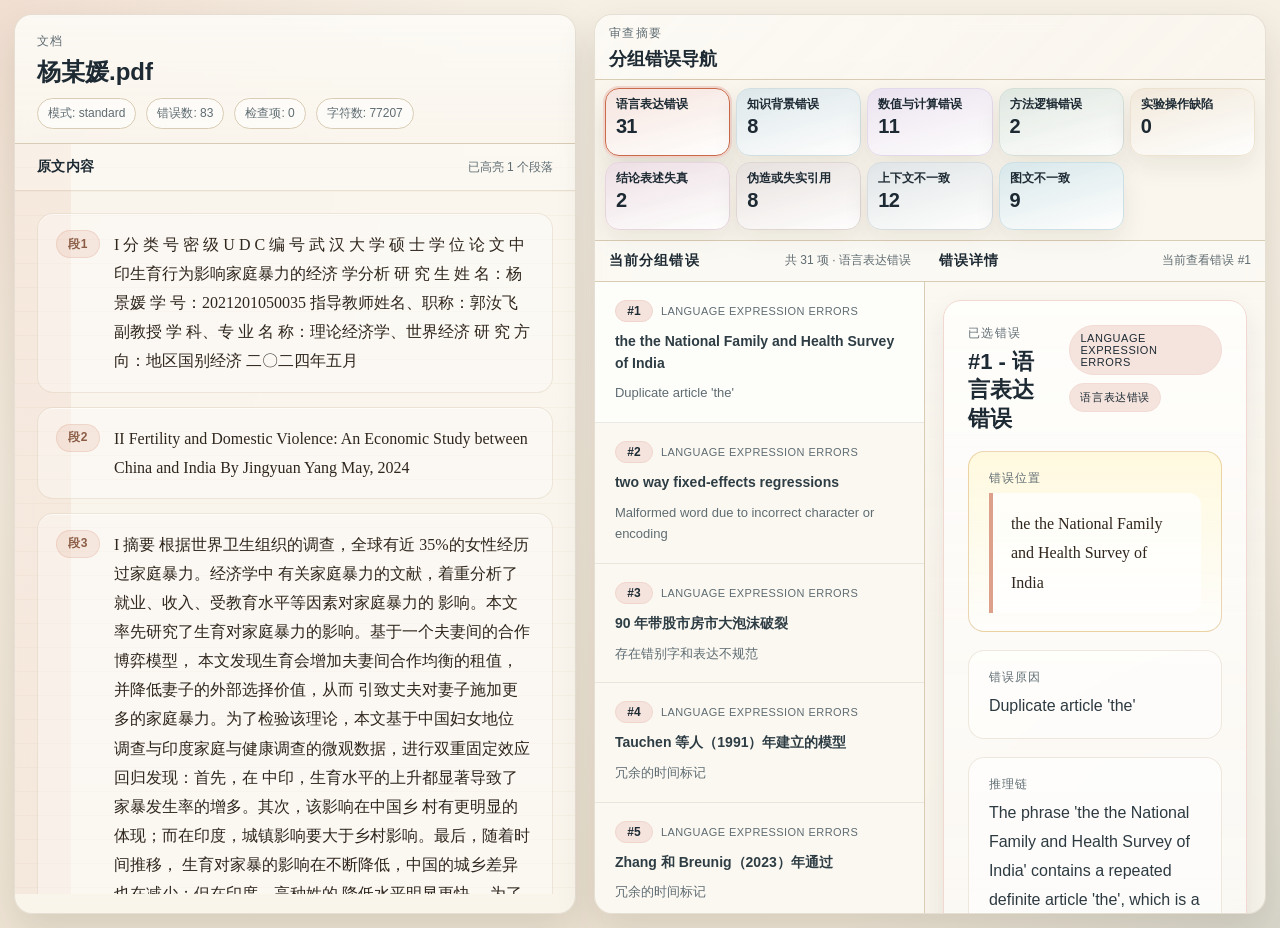
<file: mode_result.html>
<!DOCTYPE html>
<html lang="zh-CN">
<head>
  <meta charset="utf-8">
  <meta name="viewport" content="width=device-width, initial-scale=1">
  <title>whu.pdf - DraftClaw 审查报告</title>
  <style>
    :root {
      --paper: #f7f1e6;
      --paper-strong: #efe4d0;
      --ink: #1d2a33;
      --muted: #5f6c72;
      --line: #d9ccb4;
      --line-strong: #c6b08f;
      --shadow: 0 18px 40px rgba(44, 34, 20, 0.12);
      --radius: 18px;
    }
    * { box-sizing: border-box; }
    body {
      margin: 0;
      min-height: 100vh;
      background:
        radial-gradient(circle at top left, rgba(201, 106, 74, 0.12), transparent 30%),
        radial-gradient(circle at bottom right, rgba(63, 122, 140, 0.12), transparent 28%),
        linear-gradient(180deg, #f6efe4 0%, #efe5d5 100%);
      color: var(--ink);
      font-family: "Trebuchet MS", "Segoe UI", sans-serif;
    }
    .shell {
      display: grid;
      grid-template-columns: minmax(0, 1.02fr) minmax(640px, 1.22fr);
      gap: 18px;
      min-height: 100vh;
      padding: 14px;
    }
    .panel {
      border: 1px solid rgba(110, 88, 56, 0.14);
      border-radius: var(--radius);
      background: rgba(251, 247, 239, 0.86);
      box-shadow: var(--shadow);
      backdrop-filter: blur(8px);
      overflow: hidden;
    }
    .panel-header-top {
      display: flex;
      align-items: flex-start;
      justify-content: space-between;
      gap: 18px;
    }
    .panel-header {
      padding: 18px 22px 14px;
      border-bottom: 1px solid var(--line);
      background: linear-gradient(180deg, rgba(255,255,255,0.42), rgba(255,255,255,0));
    }
    .eyebrow {
      margin: 0 0 6px;
      font-size: 12px;
      letter-spacing: 0.12em;
      text-transform: uppercase;
      color: var(--muted);
    }
    h1, h2, h3, p {
      margin: 0;
    }
    .doc-meta {
      margin-top: 10px;
      display: flex;
      flex-wrap: wrap;
      gap: 10px;
    }
    .chip {
      padding: 6px 10px;
      border-radius: 999px;
      border: 1px solid var(--line);
      background: rgba(255,255,255,0.55);
      font-size: 12px;
      color: var(--muted);
    }
    .document-body {
      display: grid;
      grid-template-rows: auto minmax(0, 1fr);
      height: calc(100vh - 150px);
      background:
        linear-gradient(transparent 23px, rgba(198, 176, 143, 0.18) 24px),
        linear-gradient(90deg, rgba(201, 106, 74, 0.09) 0 56px, transparent 56px);
      background-size: 100% 24px, 100% 100%;
    }
    .document-toolbar {
      display: flex;
      align-items: center;
      justify-content: space-between;
      gap: 12px;
      padding: 14px 22px;
      border-bottom: 1px solid rgba(198, 176, 143, 0.35);
      background: rgba(255,255,255,0.28);
    }
    .document-toolbar strong {
      font-size: 14px;
      letter-spacing: 0.02em;
    }
    .document-status {
      font-size: 12px;
      color: var(--muted);
    }
    .document-text {
      padding: 22px;
      overflow: auto;
      display: grid;
      gap: 14px;
      align-content: start;
    }
    .document-paragraph {
      position: relative;
      display: grid;
      grid-template-columns: 44px minmax(0, 1fr);
      gap: 14px;
      padding: 16px 18px;
      border: 1px solid rgba(198, 176, 143, 0.28);
      border-radius: 16px;
      background: rgba(255,255,255,0.34);
      box-shadow: inset 0 1px 0 rgba(255,255,255,0.6);
    }
    .document-paragraph.has-highlight {
      border-color: rgba(197, 138, 46, 0.62);
      box-shadow:
        0 0 0 2px rgba(255, 211, 92, 0.18),
        inset 0 1px 0 rgba(255,255,255,0.6);
      background: linear-gradient(180deg, rgba(255, 248, 214, 0.75), rgba(255,255,255,0.44));
    }
    .paragraph-no {
      display: inline-flex;
      align-items: center;
      justify-content: center;
      width: 44px;
      height: 28px;
      border-radius: 999px;
      background: rgba(201, 106, 74, 0.12);
      border: 1px solid rgba(201, 106, 74, 0.14);
      color: #8a5c45;
      font-size: 12px;
      font-weight: 700;
      letter-spacing: 0.04em;
    }
    .paragraph-text {
      line-height: 1.82;
      font-size: 16px;
      font-family: "Palatino Linotype", "Book Antiqua", "Cambria", serif;
      color: #2f261d;
    }
    .document-text mark {
      background: rgba(255, 211, 92, 0.58);
      color: inherit;
      padding: 0.08em 0.16em;
      border-radius: 4px;
      box-shadow: 0 0 0 1px rgba(156, 104, 0, 0.12);
    }
    .review-layout {
      display: grid;
      grid-template-rows: auto auto minmax(0, 1fr);
      height: 100vh;
    }
    .summary {
      padding: 10px 14px 8px;
      border-bottom: 1px solid var(--line);
      background: linear-gradient(135deg, rgba(255,255,255,0.36), rgba(255,255,255,0));
    }
    .summary h2 {
      font-size: 18px;
      line-height: 1.25;
    }
    .type-grid {
      padding: 8px 10px 10px;
      display: grid;
      grid-template-columns: repeat(auto-fit, minmax(124px, 1fr));
      gap: 6px;
      border-bottom: 1px solid var(--line);
    }
    .type-card {
      display: grid;
      align-content: start;
      border: 1px solid color-mix(in srgb, var(--accent) 24%, white);
      border-radius: 14px;
      min-height: 68px;
      padding: 8px 10px;
      background: linear-gradient(165deg, color-mix(in srgb, var(--accent) 18%, white), rgba(255,255,255,0.88));
      color: var(--ink);
      cursor: pointer;
      text-align: left;
      transition: transform 120ms ease, box-shadow 120ms ease, border-color 120ms ease;
      box-shadow: 0 10px 26px rgba(39, 29, 18, 0.08);
    }
    .type-card:hover {
      transform: translateY(-1px);
      box-shadow: 0 14px 28px rgba(39, 29, 18, 0.12);
    }
    .type-card.is-active {
      border-color: var(--accent);
      box-shadow: 0 0 0 2px color-mix(in srgb, var(--accent) 28%, white), 0 16px 30px rgba(39, 29, 18, 0.12);
    }
    .type-card h3 {
      font-size: 12px;
      line-height: 1.28;
      margin-bottom: 4px;
    }
    .type-card .count {
      font-size: 20px;
      line-height: 1;
      font-weight: 700;
      letter-spacing: -0.04em;
    }
    .detail-shell {
      display: grid;
      grid-template-columns: minmax(330px, 1.02fr) minmax(0, 1.48fr);
      min-height: 0;
    }
    .detail-column,
    .list-column {
      min-height: 0;
      display: grid;
      grid-template-rows: auto minmax(0, 1fr);
    }
    .section-bar {
      display: flex;
      align-items: center;
      justify-content: space-between;
      gap: 12px;
      padding: 11px 14px;
      border-bottom: 1px solid var(--line);
      background: rgba(255,255,255,0.34);
    }
    .section-bar strong {
      font-size: 14px;
      letter-spacing: 0.08em;
      text-transform: uppercase;
    }
    .section-bar span {
      font-size: 12px;
      color: var(--muted);
    }
    .error-list {
      border-right: 1px solid var(--line);
      background: rgba(255,255,255,0.32);
      overflow: auto;
    }
    .error-list button {
      width: 100%;
      padding: 18px 20px;
      border: 0;
      border-bottom: 1px solid rgba(110, 88, 56, 0.12);
      background: transparent;
      text-align: left;
      cursor: pointer;
      color: var(--ink);
    }
    .error-list button.is-active {
      background: rgba(255,255,255,0.62);
    }
    .error-list .error-top {
      display: flex;
      align-items: center;
      gap: 8px;
      flex-wrap: wrap;
      margin-bottom: 8px;
    }
    .error-list .error-number {
      display: inline-flex;
      align-items: center;
      justify-content: center;
      min-width: 38px;
      padding: 3px 10px;
      border-radius: 999px;
      background: color-mix(in srgb, var(--accent) 18%, white);
      border: 1px solid color-mix(in srgb, var(--accent) 28%, white);
      font-size: 12px;
      font-weight: 700;
    }
    .error-list .error-key {
      font-size: 11px;
      color: var(--muted);
      letter-spacing: 0.04em;
      text-transform: uppercase;
    }
    .error-list .location {
      display: block;
      color: #2e3d44;
      font-size: 14px;
      line-height: 1.6;
      font-weight: 600;
    }
    .error-list .preview {
      display: block;
      margin-top: 8px;
      color: var(--muted);
      font-size: 13px;
      line-height: 1.68;
    }
    .error-detail {
      padding: 18px 18px 22px;
      overflow: auto;
      background: linear-gradient(180deg, rgba(255,255,255,0.28), transparent 55%);
    }
    .detail-card {
      display: grid;
      gap: 18px;
      border-radius: 18px;
      border: 1px solid color-mix(in srgb, var(--accent) 26%, white);
      background: linear-gradient(180deg, rgba(255,255,255,0.68), rgba(255,255,255,0.42));
      padding: 24px;
      box-shadow: 0 12px 28px rgba(39, 29, 18, 0.08);
    }
    .detail-head {
      display: flex;
      align-items: flex-start;
      justify-content: space-between;
      gap: 18px;
    }
    .detail-card h3 {
      margin-top: 6px;
      font-size: 22px;
      line-height: 1.3;
    }
    .detail-badges {
      display: flex;
      flex-wrap: wrap;
      gap: 8px;
    }
    .detail-badge {
      display: inline-flex;
      align-items: center;
      padding: 6px 10px;
      border-radius: 999px;
      border: 1px solid color-mix(in srgb, var(--accent) 24%, white);
      background: color-mix(in srgb, var(--accent) 18%, white);
      font-size: 11px;
      letter-spacing: 0.05em;
      text-transform: uppercase;
    }
    .detail-section {
      padding: 18px 20px;
      border-radius: 16px;
      border: 1px solid rgba(198, 176, 143, 0.28);
      background: rgba(255,255,255,0.5);
    }
    .detail-section.emphasis {
      background: linear-gradient(180deg, rgba(255,248,214,0.78), rgba(255,255,255,0.52));
      border-color: rgba(197, 138, 46, 0.35);
    }
    .detail-section .label {
      display: block;
      margin-bottom: 6px;
      font-size: 12px;
      letter-spacing: 0.08em;
      text-transform: uppercase;
      color: var(--muted);
    }
    .detail-section .value {
      line-height: 1.72;
      color: #28363d;
      white-space: pre-wrap;
    }
    .detail-quote {
      margin: 0;
      padding: 16px 18px;
      border-left: 4px solid color-mix(in srgb, var(--accent) 64%, white);
      border-radius: 0 12px 12px 0;
      background: rgba(255,255,255,0.72);
      line-height: 1.82;
      font-family: "Palatino Linotype", "Book Antiqua", "Cambria", serif;
      color: #31261d;
    }
    .detail-text-blocks {
      display: grid;
      gap: 10px;
    }
    .detail-paragraph {
      margin: 0;
      line-height: 1.8;
      color: #2d3a41;
    }
    .detail-steps {
      margin: 0;
      padding-left: 22px;
      display: grid;
      gap: 10px;
      color: #2d3a41;
      line-height: 1.8;
    }
    .detail-steps li::marker {
      font-weight: 700;
      color: color-mix(in srgb, var(--accent) 70%, #6d4c41);
    }
    .empty-state {
      padding: 18px;
      color: var(--muted);
      line-height: 1.6;
    }
    @media (min-width: 1500px) {
      .shell {
        grid-template-columns: minmax(0, 0.95fr) minmax(760px, 1.35fr);
      }
      .detail-shell {
        grid-template-columns: minmax(360px, 0.95fr) minmax(0, 1.62fr);
      }
    }
    @media (max-width: 980px) {
      .shell {
        grid-template-columns: 1fr;
      }
      .document-body, .review-layout {
        height: auto;
      }
      .detail-shell {
        grid-template-columns: 1fr;
      }
      .error-list {
        border-right: 0;
        border-bottom: 1px solid var(--line);
      }
      .document-body,
      .review-layout {
        height: auto;
      }
      .document-text,
      .error-list,
      .error-detail {
        max-height: none;
      }
    }
  </style>
</head>
<body>
  <main class="shell">
    <section class="panel">
      <header class="panel-header">
        <div class="panel-header-top">
          <div>
            <p class="eyebrow">文档</p>
            <h1>杨某媛.pdf</h1>
          </div>
        </div>
        <div class="doc-meta">
          <span class="chip">模式: standard</span>
          <span class="chip">错误数: 83</span>
          <span class="chip">检查项: 0</span>
          <span class="chip">字符数: 77207</span>
        </div>
      </header>
      <div class="document-body">
        <div class="document-toolbar">
          <strong>原文内容</strong>
          <span id="highlightStatus" class="document-status">浏览原文</span>
        </div>
        <div id="documentText" class="document-text"></div>
      </div>
    </section>
    <aside class="panel review-layout">
      <section class="summary">
        <p class="eyebrow">审查摘要</p>
        <h2>分组错误导航</h2>
      </section>
      <section id="typeGrid" class="type-grid"></section>
      <section class="detail-shell">
        <div class="list-column">
          <div class="section-bar">
            <strong>当前分组错误</strong>
            <span id="groupMeta">请选择错误类型卡片</span>
          </div>
          <div id="errorList" class="error-list"></div>
        </div>
        <div class="detail-column">
          <div class="section-bar">
            <strong>错误详情</strong>
            <span id="detailMeta">请选择具体错误</span>
          </div>
          <div id="errorDetail" class="error-detail"></div>
        </div>
      </section>
    </aside>
  </main>
  <script>
    const documentText = "I\n分 类 号 密 级 \nU D C 编 号 \n武 汉 大 学\n硕 士 学 位 论 文\n中印生育行为影响家庭暴力的经济\n学分析 \n研 究 生 姓 名：杨景媛\n学 号：2021201050035\n指导教师姓名、职称：郭汝飞 副教授\n学 科、专 业 名 称：理论经济学、世界经济\n研 究 方 向：地区国别经济\n二〇二四年五月\n\nII\nFertility and Domestic Violence: An \nEconomic Study between China and \nIndia\nBy Jingyuan Yang\nMay, 2024\n\nI\n摘要\n根据世界卫生组织的调查，全球有近 35%的女性经历过家庭暴力。经济学中\n有关家庭暴力的文献，着重分析了就业、收入、受教育水平等因素对家庭暴力的\n影响。本文率先研究了生育对家庭暴力的影响。基于一个夫妻间的合作博弈模型，\n本文发现生育会增加夫妻间合作均衡的租值，并降低妻子的外部选择价值，从而\n引致丈夫对妻子施加更多的家庭暴力。为了检验该理论，本文基于中国妇女地位\n调查与印度家庭与健康调查的微观数据，进行双重固定效应回归发现：首先，在\n中印，生育水平的上升都显著导致了家暴发生率的增多。其次，该影响在中国乡\n村有更明显的体现；而在印度，城镇影响要大于乡村影响。最后，随着时间推移，\n生育对家暴的影响在不断降低，中国的城乡差异也在减少；但在印度，高种姓的\n降低水平明显更快。\n为了识别生育对家庭暴力的因果效应，本文基于中国妇女地位调查与印度家\n庭与健康调查的微观数据，构建了拟面板数据，运用事件研究法，发现女性生育\n子女之后会遭受更多的家庭暴力。具体而言，在生育后的第一年和第二年，家暴\n发生率的上升并不明显，但在第三年和第四年家暴发生率有明显上升，该效应可\n以持续到生育后的第七年及以后。该效应在农村地区有更为持久的体现。\n进一步，本文研究了生育影响家庭暴力的经济学机制。基于本文的理论模型，\n生育主要是通过降低女性的外部选择价值，从而引致更多的家庭暴力。为了检验\n这一理论机制，本文估计了女性生育后就业概率下降的幅度，即劳动力市场上的\n“母职惩罚”，以衡量女性生育后外部选择价值的下降。本文计算了中国与印度\n国内不同地区的母职惩罚强度，发现在母职惩罚较高的地区，生育会带来更多的\n家庭暴力，这一结果在中国与印度都成立。\n此外，本文还讨论了中国文化背景以及印度种姓制度等因素所起的作用：发\n现在中国，传统文化盛行的地区，生育对家暴的影响会更大，而宗族文化较强的\n地区，子女性别对是否家暴有显著影响；同时在印度，生育使得高种姓群体的家\n暴率显著下降。本文首次探究了生育通过影响女性劳动参与率，进而导致家暴增\n多的作用渠道。关注了母职惩罚对家暴的影响，同时强调了生育支持的重要性，\n有助于更好的治理家暴问题并改善女性生育福利。\n关键词：生育；家庭暴力；母职惩罚；社会规范\n\nII\nAbstract\nAccording to a survey by the World Health Organization, nearly 35% of women \nworldwide have experienced domestic violence. Economic literature on domestic \nviolence has primarily focused on analyzing the impact of factors such as employment, \nincome, and education level on domestic violence. This thesis pioneers the investigation \nof the effect of fertility on domestic violence. Based on a cooperative game model \nbetween spouses, this thesis finds that fertility increases the rental value of cooperation \nequilibrium between spouses and reduces the wife's outside options value, leading to \nmore domestic violence by the husband. To test this theory, the thesis conducts two way fixed-effects regressions based on microdata from the Chinese Women's Status \nSurvey and the the National Family and Health Survey of India. The findings reveal \nthat an increase in fertility significantly leads to higher rates of domestic violence in \nboth China and India. Additionally, this impact is more pronounced in rural areas of \nChina, while in India, the urban influence outweighs the rural influence. Over time, the \ninfluence of fertility on domestic violence decreases, and the urban-rural disparity in \nChina diminishes. However, in India, the decline in high caste levels is significantly \nfaster. \nTo further identify the causal effect of fertility on domestic violence, this thesis \nconstructs pseudo-panel data based on microdata from the Chinese Women's Status \nSurvey and the National Family and Health Survey of India. By employing an event \nstudy approach, the findings reveal that women experience more domestic violence \nafter giving birth to children. Specifically, there is no significant increase in the rate of \ndomestic violence in the first and second years after childbirth, but there is a noticeable\nincrease in the third and fourth years, and this effect can persist until the seventh year \nand beyond, especially in rural areas. \nFurthermore, this thesis examines the economic mechanism through which fertility \ninfluences domestic violence. Based on the theoretical model, fertility mainly leads to \nmore domestic violence by reducing the external options value of women. To test this \ntheoretical mechanism, the thesis estimates the magnitude of the decrease in women's \nprobability of employment after fertility, known as the \"Child Penalty\" in the labor \nmarket, to measure the decline in the outside options value of women after childbirth. \nThe thesis calculates the intensity of the Child Penalty in different regions of China and \nIndia and finds that in regions with higher Child Penalties, fertility leads to more \ndomestic violence, a result that holds true in both China and India.\n\nIII\nIn addition, this thesis discusses the role of factors such as Chinese cultural background \nand the Indian caste system. It is found that in regions where traditional culture prevails \nin China, the influence of fertility on domestic violence is greater, while in regions with \nstrong clan cultures, the gender of children has a significant impact on whether \ndomestic violence occurs. Meanwhile, in India, fertility leads to a significant decrease \nin the domestic violence rate among high-caste groups. This thesis explores for the first \ntime the role of fertility in increasing domestic violence through its impact on women's \nlabor force participation rates. By focusing on the impact of the motherhood penalty on \ndomestic violence and emphasizing the importance of fertility support, this thesis \ncontributes to better governance of domestic violence issues and improves women's \nreproductive welfare.\n关键词：Fertility；Domestic Violence；Outside Option；Social Norm\n\n目 录\n1.绪论..........................................................................................................1\n1.1.研究的现实背景................................................................................1\n1.1.1.家庭暴力的广泛性......................................................................1\n1.1.2.生育率变动趋势..........................................................................3\n1.2.文献综述............................................................................................5\n1.2.1.家庭暴力的相关文献..................................................................5\n1.2.2.生育影响家暴的潜在路径..........................................................9\n1.2.3.文献评述....................................................................................10\n1.3.研究方法与思路..............................................................................11\n1.4.研究创新与不足..............................................................................12\n1.4.1.研究创新....................................................................................12\n1.4.2.研究不足....................................................................................12\n2.全球家暴与生育演变趋势 ...................................................................13\n2.1.全球生育与家庭暴力的分析 .........................................................13\n2.1.1.全球家庭暴力的发生率............................................................13\n2.1.2.全球生育趋势的分析................................................................15\n2.1.3.世界各国生育率与家暴发生率的相关性分析 .......................16\n2.2.生育与家庭暴力的中印比较分析 .................................................18\n2.2.1.中印两国生育与就业的情况分析............................................18\n2.2.2.中印两国家暴发生率在不同子样本之间的差异 ...................21\n2.2.3.中国文化背景下生育与家暴的相关性 ...................................25\n2.2.4.印度文化背景下生育与家暴的相关性 ...................................27\n3.家庭暴力的经济学模型 .......................................................................28\n3.1.模型的基本设定..............................................................................28\n3.2.情形一:已婚未育时家暴的成本收益 ............................................29\n3.3.情形二:已婚已育且女性外部选择不变时家暴的成本收益........32\n3.4.情形三:已婚已育且女性外部选择变化时家暴的成本收益........34\n4.数据与实证策略 ...................................................................................37\n4.1.实证策略..........................................................................................37\n4.1.1.基于双重固定效应模型的实证策略........................................37\n4.1.2.基于拟事件研究法的实证策略................................................38\n4.2.数据介绍与变量介绍......................................................................38\n4.2.1.中国数据....................................................................................38\n4.2.2.印度数据....................................................................................40\n\n4.2.3.基于中印数据的母职惩罚变量计算........................................42\n5.生育对家庭暴力影响的基准回归 .......................................................43\n5.1.基于中国数据的基准回归 .............................................................43\n5.1.1.生育对家庭暴力的双重固定效应回归结果 ...........................43\n5.1.2.拟面板小组回归........................................................................46\n5.2.基于印度数据的基准回归 .............................................................47\n5.2.1.生育对家庭暴力的双重固定效应回归结果 ...........................47\n5.3.中印基准回归的结果对比 .............................................................48\n6.用拟事件研究法分析生育对家庭暴力的影响 ...................................49\n6.1.基于中国数据的事件研究 .............................................................49\n6.1.1.中国的全样本分析....................................................................49\n6.1.2.中国生育影响家庭暴力的原因——外部选择的降低 ...........51\n6.1.3.中国文化背景的调节作用........................................................52\n6.2.基于印度数据的事件研究 .............................................................55\n6.2.1.印度全样本分析........................................................................55\n6.2.2.印度生育影响家庭暴力的机制——外部选择的降低 ...........55\n6.2.3.印度文化背景的调节作用........................................................58\n6.3.中印事件研究的结果对比 .............................................................59\n7.结论与启示............................................................................................60\n7.1.结论..................................................................................................60\n7.2.政策启示..........................................................................................61\n参考文献...................................................................................................62\n\n1\n1.绪论\n1.1.研究的现实背景\n1.1.1.家庭暴力的广泛性\n家庭暴力的世界现状\n针对妇女的暴力行为是世界范围内的普遍现象：全球近 35%的妇女自 15 岁\n起就遭受过亲密伴侣或非伴侣的暴力行为（WHO，2013）。根据世界卫生组织 2018\n年发布的《全球、区域及国家针对妇女的家庭暴力发生率调查》，针对妇女的暴\n力行为被国际普遍认为是影响妇女生活和健康的一个严重和普遍的因素，是对妇\n女权利的严重侵犯。调查显示，针对妇女的暴力行为，一方面对妇女、儿童和家\n庭的身心健康和福祉有短期、中期和长期影响：研究发现，在家暴环境长大的儿\n童可能具有表达能力较差（Huth-Bocks 等, 1999），智商较低（Koenen 等，2003）\n的特征；另一方面家庭暴力给国家和社会带来了严重的社会和经济后果：据估计，\n在美国，家暴带来的社会成本超过 58 亿美元（Aizer，2010）。家暴带来的影响不\n仅体现在当代，研究表明，家暴具有代际遗传特征，在暴力家庭长大的人往往会\n将暴力行为遗传下去（Pollak，2004）。因此如果没有外界干预，短期内家暴并不\n会自行消失。近三十年来，世界各国都在呼吁消除和减少家庭暴力带来的伤害。\n世界卫生组织 2018 年发布的《全球、区域及国家针对妇女的家庭暴力发生\n率调查》中显示适龄女性的家庭暴力终身发生率仍然高达 27%，即有 27%的女性\n一生中至少遭受过一次来自丈夫或男性亲密伴侣的身体和/或性暴力侵害，这意\n味着全球有 6.41-7.53 亿 15 岁以上的妇女遭受过家庭暴力。值得强调的是，所有\n调查都会低估针对妇女的暴力行为的真实发生率，因为总有妇女不会披露这些遭\n遇，因此家庭暴力的发生率要高于调查数据。\n为了减少家暴的发生，各国政府都出台了多类政策，这些政策可以分为两类，\n第一类是通过提高女性的家庭内部议价权进而降低被家暴的概率。例如许多国家\n出台的《单边离婚法案》，该法案在不同程度上允许个体单方面提出离婚，使得\n受害者脱离家暴的成本降低，因此减少了家庭暴力的发生率。第二类政策致力于\n增加对家暴行为的惩处力度，例如部分国家和地区出台的《立即逮捕法案》，该\n法案规定无需受害者同意，只要符合条件就可以逮捕家暴者，对于这一法案的效\n果，至今没有完全明晰。\n\n2\n家庭暴力的中印现状\n在中国，根据中国社会科学院的数据，近 30%的家庭成员遭受过不同程度的\n家庭暴力，其中 90%的施暴者为男性。从时间来看，根据中国妇女社会地位调查：\n1990 年的调查数据显示我国妇女经历家庭暴力占比为 30%，2000 年的调查数据\n显示我国妇女经历家庭暴力占比为 22.5%，而在 2001 年随着《离婚法》的出台\n与宣传，2010 年的调查数据显示我国妇女遭受家庭暴力的占比降至 8.8%，2015\n年时我国又通过了《反家庭暴力法》，随着该法在 2016 年的开始实行，2020 年\n调查数据显示我国妇女遭受家暴的占比进一步下降。\n整体来看，我国妇女遭受家暴的占比在不断下降，但仍有将近十分之一的妇\n女受到家暴的影响。此外，在当今中国社会，家庭暴力仍然被视为家庭内部矛盾，\n受虐者难以向外寻求社会支持，导致他们在反抗和妥协中徘徊。根据陈洪磊与陈\n明静（2022）对 3961 份家暴裁判文书的分析，当前在对家暴行为的司法救济中，\n对于家庭暴力主体范围和行为的定义存在差异，导致在人身安全保护令法定签发\n条件方面存在疑难点。此外，司法惯性和释法论证的不足，以及受害方在举证过\n程中面临的困难等问题也是针对家庭暴力司法适用中的挑战。\n图 1.1 中国家庭暴力的事件趋势图\n注：图中横轴为时间线，纵轴为家暴发生率。1990-2010 年城乡家暴率使用中国妇女社会\n地位调查计算得到，2020 年家暴发生率由于缺少数据，因此为预估。但根据中国妇女联\n合会每十年公布的数据，2020 年家暴发生率远低于 2010 年。同时，图 1.1 标注了和我国\n家暴发生率相关的两次司法改革时间。\n在印度，根据印度国家犯罪研究局的官方报告，2019 年针对妇女的 40.5 万\n犯罪案件中，其中有超过 30%是家庭暴力案件。2021 年印度 NFHS-5 数据显示，\n在 18~49 岁的印度女性中，近三分之一的人遭受过家庭暴力，32%的已婚女性曾\n遭受伴侣在身体、性或情感等方面的暴力，其中 27%的女性在调查的近一年时间\n内至少遭受过一种形式的暴力。\n\n3\n图 1.2 印度家庭暴力的时间趋势图\n注：图中横轴为时间线，纵轴为家暴发生率。1998-2021 年家暴发生率使用印度 NFHS2-5\n次调查计算得到。同时，图 1.2 标注了和印度家暴发生率相关的司法改革时间，此外，从\n2006 年开始印度民间反家暴组织“粉红邦”在印度北方地区开始活跃，也有效降低了家\n暴的发生率。\n不完善的法律制度与复杂的举报流程是印度家庭暴力频发的外在原因。早在\n1983 年，印度刑法典修订的第 498A 条就规定如果丈夫或夫家亲属虐待妇女，处\n以最高三年的监禁及相应罚款。2005 年 6 月，印度通过首部《反家庭暴力法》。\n但印度反家庭暴力的法律并没有根据社会的变化进行修改。同时，复杂的举报证\n据与流程，加之缺乏严格执法，使印度反家庭暴力法律制度有名无实、形同虚设，\n很多案件不了了之。截至 2020 年底，基于第 498A 的定罪率不到 20%，印度法\n院总共有 65.1 万起 498A 家庭暴力案件悬而未决。\n1.1.2.生育率变动趋势\n生育率的世界现状\n从上世纪 70 年代以来，世界范围内人口总和生育率开始明显下降，与 1960\n年之前生育率的平稳态势形成明显对比。平均每个妇女在育龄期间会生育的子女\n数从 1970 年的 4.79 降至 2019 年的 2.40，降幅接近一半。虽然仍在维持代际人\n口平衡所需的 2.1 水平之上，但是部分发达国家和高收入国家，总和生育率已跌\n破 2.1，甚至降至 1.6 左右。根据联合国人口司的预测，2020 年至 2025 年预测的\n总和生育率中，全球两百多个国家中有 104 个国家的总和生育率低于代际人口平\n衡所需的 2.1 以下。其中中国以 1.7 的总和生育率位居世界人口生育率第 153 名。\n低生育率带来的问题是多方面的，首当其冲的就是人口老龄化和劳动人口不\n足。其中典型代表国家为日本，当今世界上少子化老龄化最为严重的国家之一，\n2020 年日本总人口已经连续 12 年减少，未来仍将加速减少。人口结构的老龄化\n和人口总数的下降使得日本劳动力供给不足，劳动生产率增速变缓。日本劳动年\n\n4\n龄人口占比，劳动生产率在 1990 年达到最高后，伴随 90 年带股市房市大泡沫破\n裂，此后经济萎缩长达 30 年。总的来看，自 20 世纪 70 年代以来，全球范围内\n人口生育率的普遍下降成为一种全球性趋势，高收入国家已经完成了人口转型。\n与此同时，传统人口大国和人口密集国家的生育率下降趋势更为显著，部分国家\n提前完成了人口转型。\n生育率的中印现状\n新中国成立之后，由于社会经济的逐渐稳定与发展，全国总人口从 1049 年\n之前的 5.42 亿增长到 1970 年的 8.30 亿。人口的爆炸式增长引起了政府的高度关\n注，我国开始陆续出台各类生育政策。对于中国建国之后的计划生育政策，大多\n研究主要集中在 70 年代的晚稀少以及 80 年代的独生子女政策。晚稀少政策是指\n在 1970 年代实行的计划生育政策，晚是结婚年龄较晚；稀指拉长生育间隔，两\n胎之间应当间隔 4 年左右；少是指只生两个孩子。而继 1974 年毛泽东提出人口\n非控制不可之后，人口控制愈加严厉。而 1980 年召开第五次人口座谈会之后确\n定的独生子女政策进一步加强了人口控制，提倡一对夫妇只生育一个子女，此后\n直到 2016 年该政策才被终止。计划生育政策作为我国的基本国策，是由政府对\n家庭及个人婚育决策的权力介入，深远的影响了我国的婚姻匹配、生育观念以及\n生命历程。\n图 1.3 中印两国生育率趋势图\n注：图中横轴为时间线，纵轴为中印两国总和生育率。垂直于纵轴的直线为代际人口平衡\n所需的 2.1 生育率。可以看到，印度生育率下降平缓，中国生育率在出现两次波峰后迅速\n下降，整体波动较大。印度生育率接近代际人口平衡所需的 2.1，而中国生育率已经远低\n于代际人口平衡所需的 2.1。\n2013 年 12 月，第十二届全国人大常委会通过了《关于调整完善生育政策的\n决议》，其中规定，即单独二孩政策。不到两年后，为更进一步促进人口均衡发\n展，修正逐渐失衡的人口结构，2015 年 10 月，中共十八届五中全会明确提出实\n施全面二孩政策，从此，所有夫妇都获得了生育两个子女的权利。但即便如此，\n\n5\n我国生育率依然持续低迷。根据最新的第七次全国人口普查数据显示，我国的总\n和生育率已经开始下降，甚至低于超低生育水平。2023 年国家统计局发布 2022\n年我国出生人口数为 956 万人，人口出生率为 0.677%，这是继 1950 年以来，年\n出生人口首次跌破 1000 万，也是三年来人口出生率连续跌破 1%。上述数据都表\n明我国正面临严峻的低生育风险，这将带来多方面的挑战。\n印度人口政策的长期目标是使印度人口稳定在与经济和社会的可持续发展\n相适应的水平，也是第一个在全国范围内推行家庭计划的国家。印度的人口控制\n政策可以分为 6 个阶段，第一个阶段是家庭计划规划阶段:1947~1960 年，这一时\n期，印度在全国范围内设立了多家生育控制诊所，这些诊所主要负责发放避孕相\n关药物即器材；第二个阶段是家庭计划艰难尝试阶段（1961~1969 年），这一阶段\n诊所网发挥作用较小，而是由工作者上门劝说的方式进行；第三个阶段是大规模\n推进绝育阶段（1970~1975 年），由于之前大量的经费投入并没有带来人口出生\n数的下降，因此该时期主要采取了输精管结扎运动的方式作为减少人口增长的方\n式；第四阶段是目标设定的强制家庭计划阶段（1976~1977 年），该阶段将更大的\n权利授予中央政府，由中央政府要求各地采取更严厉的措施控制生育，部分地区\n控制生育的方式与中国计划生育的方式类似，对于超生家庭会采取一定的惩罚；\n第五个阶段是强制性家庭计划淡出阶段（1977~1999 年），这一阶段的政策重点\n转向了生育间隔，取得了非常有效的结果；第六阶段发生在 2000 年左右，印度\n正式发布了国家人口政策，明确了人口发展方向和内容。\n从数据上看，和中国一样，印度生育率也在 1970 年后开始下降，但下降幅\n度较为平稳，也未曾出现生育波峰期，目前在代际人口平衡所需的 2.1 附近。在\n最新的印度全国家庭健康调查（NFHS）中，印度 22 个邦和联邦属地中有 19 个\n邦生育率已降至更替水平 2.1 以下。\n1.2.文献综述\n1.2.1.家庭暴力的相关文献\n探究家庭暴力的经济学文献主要有两支，分别是以家庭内部议价权为核心的\n表达性家庭暴力（expressive violence）和以攫取家庭资源为目的的工具性家庭暴\n力（instrumental violence）。第一支文献将夫妻关系视作一种合作博弈，双方各自\n的议价权会影响家庭暴力发生的概率，并进一步影响家庭资源的分配。夫妻的议\n价权则定义在外部选择之上，外部选择即个体在不合作情况下的潜在经济处境，\n例如个体独立生活所挣得的工资收入。这支文献采用价格理论解释家庭暴力行为，\n\n6\n将家庭暴力视作一种消费品。丈夫可以通过对妻子实施家庭暴力获得效用，同时\n他需要向妻子支付家庭暴力的“价格”。其中，妻子的外部选择会影响家庭暴力\n的价格。第二支文献将夫妻关系视作一种非合作博弈，家庭暴力不仅会影响家庭\n资源的分配，还会影响家庭生产的效率。一方面，家暴会降低家庭生产的效率，\n导致家庭总收入减少。另一方面，家暴使得家庭资源在夫妻间转移，丈夫可以通\n过家暴获得更多的家庭资源。在这支文献中，家庭暴力是丈夫控制家庭资源的一\n种工具。除上述两支主流文献外，其他文献分别从男性反冲（male backlash）、暴\n露减少（Exposure Reduction）、区域与文化因素等视角探讨了家庭暴力的经济学\n机理，本文也将进行详细总结。以下展开对家庭暴力相关文献的论述。\n家庭内部议价权与表达性家庭暴力\n基于议价权的经济理论是家庭暴力最重要的理论之一。该理论从夫妻双方的\n议价权出发，构建了一个双方合作博弈模型。在该模型当中存在一个外部选择的\n威胁点，即个体在婚姻外存在的潜在可能，例如选择其他伴侣或独自生活（Manser \n和 Brown，1980；McElroy 和 Horney，1981）。但威胁点并不一定真正发生，它\n可能也会导致婚姻内的非合作均衡（Lundberg 和 Pollak，1993）。Grossbard（2014）\n构建了关于婚姻市场的价格理论，该理论将婚姻关系模拟为劳动力市场，强调了\n威胁点（外部选择）的影响，例如相对稀缺的性别有更强的议价能力，这决定了\n家庭资源的分配以及暴力行为的发生。例如 La Mattina（2017）探究了卢旺达大\n屠杀后的家暴概率，揭示由于性别比降低使得男性在家庭当中议价权增大，从而\n导致女性受到家暴的概率增大。在家庭议价权中，经济学者往往将家庭暴力视作\n一种表达行为，即家庭暴力会直接给施暴者带来效用。造成这种暴力倾向的原因\n可能是孩童时期目睹或者经历过家暴（Bowlus 和 Seitz，2006；Pollak，2004）。\n根据议价理论，暴力只是一种让施暴者效用增加而受害者效用减少的行为，因此，\n家庭就会就最佳暴力程度进行议价并通过金钱转移对受虐者进行补偿。\n议价权决定了暴力行为的价格，它反映了施暴者的边际收益和受虐者的边际\n成本。在这一基础上，受虐者的外部选择影响了议价权，进而影响了和施暴者的\n议价结果。例如，如果受害者的外部选择增加了，因为脱离关系的成本降低了，\n她的暴力忍受价格就会增加，施暴者也会根据需求法则购买更少的暴力行为。而\n决定女性外部选则的关键因素包括女性的特质：例如个人能力等，Jensen 和 Oster\n（2009）研究发现，印度有线电视的推广使得女性自我意识提升，个人能力和就\n业率均有所提高，从而使得女性报告的家暴率大幅下降；同时，Anderberg 等人\n（2016）的研究发现，男性失业率的上升会降低家暴行为的发生，而女性失业率\n的上升则会增多家暴的发生率。在受教育程度的影响上，Zhou 等人（2021）通\n过对中国义务教育法的研究，发现义务教育法的改革使得妇女受教育水平提高，\n\n7\n从而降低了妇女遭受来自配偶的身体虐待和性虐待概率，这一效应在改革前受教\n育水平较低的地区有更为明显的体现。此外，对女性经济地位影响最大的即为女\n性自身的收入水平，根据 Anderberg 等人（2016）的研究，女性就业和收入水平\n的改善可以降低其遭受家暴的可能性。除了女性收入的绝对水平，夫妻双方收入\n的相对水平对于解释家暴行为也提供了很好的角度。Aizer（2010）利用美国数据\n研究发现，男女工资差异的缩小可以解释针对妇女暴力行为减少的 9%。而女性\n拥有财产的多少也会影响其遭受家暴的概率。Seetha（2020）通过对印度嫁妆数\n据的分析，发现在结婚当年黄金价格异常高的年份（嫁妆中黄金较少，嫁妆总价\n值较低）中结婚的女性，其婚后受到家暴的概率要远高于普通年份结婚的女性。\n除了个人工作带来的收入变动和女性财产多少带来的影响，对妇女直接进行经济\n援助也可以有效的降低其遭受来自配偶的暴力行为。Rachel 等人（2018）研究了\n发生在拉丁美洲和东非的现金转移项目，该项目主要针对女性进行小额度的现金\n补贴。该研究发现现金转移项目有效减少了西非多个国家中的家暴发生率，该影\n响在一夫多妻的家庭中有更为明显的效果。然而现金补贴带来的效果并非在所有\n家庭中都是正向的。这说明夫妻双方的相对经济水平与发生家庭暴力之间的关系\n还受到其他因素——例如受教育程度的影响。但整体来说，女性经济越不依赖于\n丈夫，受到家暴的概率就会越低。\n上述文献都从实际情况分析了施暴者与受虐者外部选择发生变化时，家庭内\n部关于暴力议价结果的改变。而除了经济上的议价权以外，结束关系的难易程度\n决定了到达外部选择的可能性。例如许多国家法律规定中的单边离婚，研究认为\n这种自由度也属于家庭内部议价权的一部分（Jensen 和 Oster, 2009）。单边离婚\n给女性提供了一种更自由的外部选择，从而使得家庭暴力的发生减少。\n工具性家庭暴力\n在工具性家庭暴力的分析当中，家庭暴力被视作一种获取家庭资源的手段\n（Eswaran 和 Malhotra，2011；Tauchen，1991）。工具性家庭暴力可以用于确定\n各种家庭决策，例如：如何消费，由谁承担家务甚至可以用来勒索妻子的家人。\n例如在印度，丈夫可以通过家暴妻子要求妻子的家庭提供更多嫁妆（Bloch 和 Rao，\n2002）。在工具性家暴下，家庭总剩余不一定达到了最大化（Farmer 和 Tiefenthaler，\n1997），但男性可以通过家庭暴力获得更多家庭资源的使用权。具体来说，女性\n劳动参与率的上升改善了她们的经济水平，增强了其家庭内部的议价权，但这可\n能会导致遭遇家暴的风险增加。\nTauchen 等人（1991）年建立的模型指出，男性可以通过暴力控制更多的资\n源以优化效用水平，也可以通过从暴力中获得直接满足，由于伴侣之间存在经济\n转移行为，因此在这个模型中，增加妇女收入对家庭暴力发生概率的影响可能是\n\n8\n模糊的。换句话说，女性收入的提高给了男性通过暴力行为攫取租金的动机\n（Erten 和 Keshin，2021)；但收入的提高也意味着外部选择的优化，男性进行暴\n力行为的价格变高了。因此，外部选择对表达性家庭暴力和工具性家庭暴力的影\n响有时会发生混淆，区别的关键点在于，如果妻子的外部选择足够好，随时有离\n开的可能，那么此时就不会有表达性家暴，而只有工具性家暴；如果妻子的外部\n选择非常差，工具性家暴并不能得到更多家庭资源的支配权，此时就只会有表达\n性大家暴。而在这两个临界点中间，就是双方议价权博弈的时期，此时表达性家\n庭暴力和工具性家庭暴力可能都存在，关键在于在家暴发生时家庭资源支配权转\n移的方向。例如 Guarnieri 和 Rainer（2021）通过断点回归分析了喀麦隆境内前\n英法边界两侧妇女的就业与家暴情况，结果发现英国殖民统治给当地妇女带来了\n更多的就业机会，但也使得妇女极易遭受家暴，因为丈夫通过想要通过家暴行为\n攫取女性的部分收入。在暴力并非议价权博弈后的结果，而是决定资源分配的手\n段时，而在工具性家庭暴力可能在家庭经济状况恶化的情况下变得更加严重\n(Diaz 与 Saldarriaga，2023)。\n关于家庭暴力的其他文献\n在关于家庭暴力的其他文献当中，还有一支较为重要，即男性反冲（male \nbacklash）。在工具性家庭暴力中，本文提到当女性收入上升时，家暴概率也有可\n能随之上升，因为丈夫希望通过家庭暴力攫取女性的部分收入。但除了这一目的，\n女性收入的上升可能威胁了丈夫了主导地位，因此她们的丈夫可能会使用暴力来\n重新确立男性的主导地位，这种现象被称作男性反冲，该现象在性别观念更为僵\n化的地方更为严重。例如，g 通过越南的数据发现，当女性试图为参加工作努力\n时，受到家暴的概率就越大；除了婚后的工作状态。上述文献中，妇女收入的增\n加之所以会增大家暴概率，并不是通过前文讨论的议价权模型发挥作用，而是社\n会背景中社会规范（social norm）带来的影响。Zhang 和 Breunig（2023）年通过\n对澳大利亚数据的分析，着重强调了社会规范对夫妻相对收入与家暴影响当中的\n作用。澳大利亚不同于其他国家的特点在于，该国有完善的婚姻相关法律，在受\n到家庭暴力时，妇女可以较为自由的选择离婚，也就是说，澳大利亚的女性面临\n一个较优的外部选择，在这种情况下，家暴行为的发生并不是丈夫受限于妻子外\n部选择所做的决定，而是在传统父权社会规范下作出的行为。\n男性反冲现象导致的家庭暴力和工具性家庭暴力的相同点在于：它们都是在\n女性外部选择变好的情形下，进行的家庭暴力。区别在于工具性家庭暴力的目的\n是攫取女性的劳动成果，家庭资源的使用权从女性转移到男性；而男性反冲现象\n导致的家庭暴力，其目的是通过暴力手段重新确定男性的主导地位，这一过程可\n能并不一发生资源的转移。由于男性反冲行为是受到社会规范影响后的行为，因\n\n9\n此该行为在男女传统角色被冲击的时候有更为明显的体现。例如当女性收入完全\n超过丈夫后，家暴行为的突然增多。\n此外，也有部分文献抛开了单一代际的家庭内部，从其他角度分析了男性的\n暴力动机：Pollak（2004）构建了一个家暴在代际之间传递的模型，认为父代家\n庭出现家暴的概率与子代发生家暴的概率呈现正相关关系；（Card 和 Dahl，2011）\n则提出亲密关系之间的暴力行为是与经济报酬无关的情感冲动所引发的，因此丈\n夫支持的球队失利很可能导致家暴增多。同样的例子发生在较为炎热的天气，\nHenke 和 Hsu（2020）研究发现，在较热的天气家暴发生率会明显上升；此外，\n夫妻相处时间的长短也会影响家暴发生率（Dugan 等，1999），该理论认为相处\n时间越长，丈夫和妻子发生矛盾的概率越大，因此导致家暴的可能性也就越大\n（Chin，2012）。\n1.2.2.生育影响家暴的潜在路径\nBecker（1985）提出，生育是家庭在预算约束下进行效用最大化时的理性决\n策。家庭预算约束包括收入、机会以及个人能力等有限资源的限制。但其中最重\n要的限制是时间限制。夫妻双方需要将时间在劳动力市场和家庭中进行合理分配，\n以取得个人和家庭的效用最大化。Becker 将孩子视作耐用消费品，家庭的生育决\n策由家庭的收入、抚育孩子的成本、不确定性以及夫妻双方的偏好来决定。Becker\n强调了生育的机会成本，他提出生育的机会成本是母亲的时间价格，说明了母亲\n收入对家庭生育决策的重要影响。同时他也提出在生育决策上，数量-质量的替\n代作用。研究证明，随着收入的增加，孩子的质量弹性大大于数量弹性（Hanushek，\n1992）。此外，Becker（1973）在讨论婚姻行为时提出，生育后代是婚姻关系的重\n要产物，也是婚姻区别与其他关系的重要产出。因此在讨论婚姻和与婚姻相关的\n家庭行为时，对生育的考虑是必不可少的。\n生育带来的影响是长期的，利用中国独生子女政策的外生性，Huang（2021）\n研究发现在生命早期受到更为严格的生育限制会是的女性受教育程度更高，从事\n更多的白领工作，结婚时间推迟以及生育率降低。更进一步的，在长期则会降低\n与老人同住可能性，家庭收入和消费、储蓄都会增加。最后，早年的生育限制使\n得提高了老年女性的赋权，使得女性在家庭中的议价能力增强。此外，一般认为，\n生育与女性的劳动参与是相互影响的，一方面，生育会减少女性的劳动供给，包\n括女性劳动供给的广泛度和密集度，前者是指女性因为生育而完全脱离就业市场\n的行为，后者是指女性在生育后，由于育儿挤占的工作时间（Goldin，2014）。另\n一方面，生育也会是的女性的工资率降低，这可能是因为女性在生育后更加追求\n工作的灵活性（Le Barbanchon 等，2021），又或者是生育带来的职业生涯暂停使\n\n10\n得人力资本积累（Angelov 等，2016）。上述研究意味着女性在生育和养育孩子方\n面所花费的时间和精力会限制其就业行为，而女性劳动参与率的提高也会促使生\n育率下降。\n关于影响女性劳动参与率的因素，早期文献认为劳动市场机会、男性收入、\n社会习俗对待女性工作的态度、家庭结构和家庭照料均是影响女性劳动供给的重\n要原因（Blau 和 Kahn，2017）。近年来，也有文献关注了心理和社会因素对劳动\n力市场性别差距的影响，例如生理因素（Ichino 和 Moretti，2009）、风险偏好、\n通勤偏好和竞争态度。总而言之，女性对长时间工作的偏好或忍耐度更低，而劳\n动力市场上部分职业对工作时间具有非线性报酬特征，由此解释了 20%的男女\n收入差距（Goldin，2014）。由于家庭分工，女性劳动则会通常需要在工作、家庭\n照料和闲暇时间之间选择（Blundell 和 MaCrudy，1999）。Angrist 与 Evans（1998）\n通过美国数据发现生育显著降低了女性的劳动参与率，主要表现在生育越多的女\n性其劳动参与率越低、工作时间越短（Daouli 等，2009），这一现象在家中有婴\n幼儿或学龄前子女时更为明显（Connelly，1992）。\n1970-1980 年间，当我国面临人口快速增长的问题时，出台了一系列生育控\n制政策，但我国传统的传宗接代思想在很长一段时间内与该类生育控制政策相冲\n突，由此导致了较多非自愿的生育减少和超生家庭。而当中国正式迈入低生育时\n代，出生率低迷和老龄化严重的问题也不断挑战着社会治理。随着多孩生育政策\n的出台，生育率并未有明显回升（陈友华和孙永健，2024）。新中国成立以来，\n我国女性的劳动参与率一直领先世界前列，但自 20 世纪 90 年代以来出现下降\n（沈可等，2012），这一下降趋势主要是 40 岁以下女性的劳动参与率降低导致的，\n导致这一趋势的原因包括教育、婚姻以及收入等（杜凤莲，2008），然而生育率\n下降的趋势在考虑女性受教育程度的提升后仍然存在。而对于国内女性生育与劳\n动就业之间的关系，张川川（2011）研究发现子女数量的增加会显著降低城镇已\n婚女性的劳动供给、工作时间和收入水平，但对农村妇女却没有显著影响。而魏\n宁和苏群（2013）研究发现子女数量显著降低了农村女性的非农就业参与率、劳\n动时间以及收入。除了直接抑制生育意愿，女性所面临的家庭-工作矛盾愈加激\n烈，因此也导致生育意愿和生育行为的背离，以及婚育年龄的加速推迟（陈卫和\n刘金菊，2021）。\n1.2.3.文献评述\n家庭经济学中围绕家庭暴力机制的讨论主要可以分为两只文献，第一支文献\n从家庭议价权出发，讨论了表达性家庭暴力背后的价格机制。第二支文献从工具\n性家暴行为的目的出发，解释了家暴行为可能具有的寻租属性。同时也有其他文\n\n11\n献讨论了男性反冲现象。但无论影响家庭议价权的因素，还是影响夫妻合作均衡\n租值的因素，鲜有文献讨论了生育的相关影响。生育是婚姻行为最重要的组成部\n分之一，也是婚姻关系独立于其他家庭关系的重要因素，因此基于生育行为分析\n家庭暴力的可能性是非常重要的。本文关注了生育对家庭内部议价权的影响，以\n及生育对夫妻合作均衡租值的影响，同时在此基础上考虑了社会文化背景的调节\n作用。\n此外，现有文献在讨论生育相关内容时，首先聚焦于家庭如何作出生育决策，\n以及生育决策如何影响女性的生命历程，包括就业、受教育机会、收入水平以及\n在家庭内部的议价权。但在讨论家庭内部议价权时，大多关注于家务分工等一般\n化家庭行为，鲜有文献同时涉及了生育、议价权和最终导致家庭暴力等非一般化\n家庭行为。本文试图从生育出发，讨论生育行为本身对个体外部选择的影响，进\n而从家庭内部分析生育对家暴的影响。\n1.3.研究方法与思路\n本文主要使用中国妇女社会地位调查以及印度 NFHS 数据，同时结合世界各\n国宏观数据分析了妇女生育对遭受家暴可能性的影响。本文在宏观和微观层面都\n探究了当生育影响女性外部选择的时候，家暴发生率也会相应改变，本文的内容\n如下：\n第一部分，绪论。介绍了本文研究的现实背景和理论背景，强调了问题研究\n的重要性，此外，还介绍了本文的研究方法、创新点及不足。\n第二部分，全球家暴与生育演变趋势。首先本文基于全球的宏观数据对世界\n各国的生育情况和家暴发生率进行了描述性统计与分析，并讨论了在不同母职惩\n罚水平下，生育对家暴发生率的影响。其次，本文分别使用中国和印度的微观数\n据，对生育是否影响女性就业，生育情况对家暴发生率的影响都进行了描述性分\n析，并对中印两国的差异进行了比较分析。最后，本文基于中印两国独特的文化\n背景，对生育与家暴的相关性进行了异质性分析，在中国探究了传统文化和宗族\n文化对家暴的作用，而在印度则分析了种姓制度带来的影响。\n第三部分，家庭暴力的经济学模型。本文基于上述数据分析结果，构建了关\n于家庭暴力的经济学理论模型，该模型从已婚未育家庭出发，逐步放宽设定，分\n析了女性外部选择的改变如何影响女性的婚内议价权，进而影响家暴的发生率。\n第四部分，实证策略与数据。这一节介绍了本文的实证策略以及数据来源和\n计算过程。\n第五部分，生育对家庭暴力影响的基准回归。在这一部分本文展示了使用中\n\n12\n国和印度微观数据，女性生育对家庭暴力的影响。首先本文对使用的基准回归模\n型设定进行了详细的阐述，其次在此基础上本文探究了生育对家暴影响在城镇和\n乡村的不同影响，最后通过单元小组层面的拟面板数据，本文在因果识别的层面\n上验证了生育对家暴的影响。\n第六部分，用拟事件研究法分析中印两国生育对家庭暴力的影响。首先，参\n照 Kleven（2024）中拟事件分析法计算得到个体所面临生育的母职惩罚，探究当\n女性面临的外部选择水平不同时，生育对家暴的影响；其次，本文探究了中国和\n印度特殊文化背景下，生育对家暴的影响是否具有异质性，在前文的基础上进行\n了更多的探索。\n第七部分，结论与启示。在本部分将对全文研究进行梳理，结合理论及实证\n研究结果探讨本文命题的现实意义。\n1.4.研究创新与不足\n1.4.1.研究创新\n第一，本文构建了生育与家庭暴力的理论模型。基于一个夫妻间的合作博弈\n模型，本文发现生育增加了夫妻间合作博弈的均值，并降低了妻子的外部选择价\n值，从而导致丈夫对妻子施加了更多的暴力行为。\n第二，本文识别了生育对家庭暴力的因果关系。基于中国妇女社会地位调查\n和印度人口与健康调查的微观数据，本文构建了一个拟面板数据，通过拟事件研\n究法分析了生育对家庭暴力增加的动态影响。\n第三，本文强调了社会文化背景对生育与家庭暴力关系的影响作用。本文通\n过计算各地区女性生育后就业率下降的程度构建了“母职惩罚”变量，该变量衡\n量了女性生育后外部选择恶化的程度。此外，本文分析了在不同社会文化背景下\n生育导致家暴增多的异质性影响。\n1.4.2.研究不足\n本文对生育导致家暴上升的讨论同样存在一些限制。首先，在中国数据上，\n受限于数据为截面数据，无法得到追踪面板数据，对生育导致家暴率上升的因果\n识别不够。同时没有很好的解决生育决策的内生性问题。其次，在匹配了拟面板\n事件研究法之后，受限于样本量因此得到的结果显著性略有瑕疵。第三，在印度\n数据上，由于对印度社会的了解不够，对印度生育导致家暴上升的异质性分析不\n充足，没有进行更多维度的异质性分析。\n\n13\n2.全球家暴与⽣育演变趋势\n本节通过对全球各国生育率和家暴发生率进行描述，初步介绍了当前世界范\n围内各国生育率发展趋势与家暴发生率的变动。此外，通过对中国与印度微观数\n据的描述性统计，详细介绍了家暴发生率在不同人群之间的差异，以及家暴发生\n率在中国 1990-2010 年，印度 2005-2015 年之间的变动水平。\n2.1.全球生育与家庭暴力的分析\n2.1.1.全球家庭暴力的发生率\n根据世界卫生组织 2018 年发布的《全球、区域及国家针对妇女的家庭暴力\n发生率调查》将家庭暴力行为定义为两种，第一种称作家庭暴力的终身发生率，\n即女性在一生当中是否曾经历过家庭暴力；第二种称作过去 12 个月中的家暴发\n生率，即在调查过去的 12 个月中是否曾经历过家庭暴力。根据数据显示，在全\n球各区域的 159 个国家中 15 岁及以上结过婚的/有过伴侣的妇女家暴的终身发生\n率为 26%，而在将样本限定为 15-49 岁结过婚/有过伴侣的妇女时，家暴的终身\n发生率为 27%。这意味着在全球至少有 6.41 亿至 7.64 亿 15 岁及以上结过婚/有\n过伴侣的妇女在 15 岁以来至少遭受过一次亲密伴侣实施的身体和/或性暴力。而\n在讨论过去 12 个月的家暴发生率中，10%的 15 岁及以上结过婚的/有过伴侣的\n妇女在过去 12 个月的时间内经历过家庭暴力，而限定样本为 15-49 岁时，有 13%\n的妇女在过去 12 个月中曾经受来自亲密伴侣的身体和/或性暴力。这意味着有\n2.45 亿-3.07 亿的女生正在经受家庭暴力。图 2.1 展示了终身家庭暴力发生率在\n世界各国的分布趋势，可以看到，在大部分国家，家暴的终生发生率为 0.1-0.2%\n左右，但也有部分国家的家暴发生率超过了 0.3%，甚至有部分国家的家暴发生\n率超过了 0.5%，这说明在这些国家中，每 1000 个妇女当中有 5 个女性曾经历过\n家暴。同时这张图的纵轴表示了家暴发生率的频数，这说明家暴在全球各国是一\n个普遍现象。\n\n14\n图 2.1 全球各国家暴发生率直方图\n注：图中横轴表示家暴发生率，纵轴表示家暴发生率的频数。数据使用世界卫生组织发布\n《2018 年暴力侵害妇女行为发生率估算》报告，该报告包含全球 100 余个国家的家暴发\n生率数据。可以看到家暴发生率的在各国差异较大，且大多数国家平均家暴发生率都超过\n0.1 水平。\n分年龄段来看，20-44 岁的妇女中，家暴的终身发生率和过去 12 个月的家暴\n旅都是最高的，在该年龄组中 26-28%的妇女终身至少遭受过一次来自亲密伴侣\n的家庭暴力，且有 10-16%的妇女在过去一年中正在经历家暴。\n更加年长的年龄组的妇女遭受的亲密伴侣家暴率相对较低, 过去 12 个月的\n亲密伴侣家暴发生率从 4%（65 岁及以上）到 8%（45-49 岁）不等。然而，关于\n50 岁及以上妇女遭受亲密伴侣暴力侵害的数据有限（分析中所有符合标准的数\n据中只有不到 10%是针对这一年龄组的），且主要来自高收入国家，那里的总体\n家暴发生率也相对较低。\n同时，家庭暴力的发生情况也呈现较早的发生率，据数据统计，在最年轻的\n年龄组（15-19 岁）中，近 1/4 的结过婚的/有过伴侣的少女终身至少经历过一次\n来自亲密伴侣的身体和/或性暴力侵害（24%）,并且 16%的 15-24 岁年轻妇女在\n过去 12 个月内经历过这种暴力侵害。\n分地区来看，使用联合国可持续发展目标区域和次区域分类，15-49 岁结过\n婚的/有过伴侣的妇女遭受的亲密伴侣身体和/或性暴力侵害的终身家暴发生率最\n高的地方是最不发达国家，为 37%以及大洋洲的三个次区域：（1）美拉尼西亚；\n（2）密克罗尼西亚；和（3）波利尼西亚。南亚区域（35%，UI 26-45%）和撒哈\n拉以南非洲地区（33%）在这一年龄段内的亲密伴侣暴力的终身流行率位居次高。\n与此同时，家暴发生率最低的是欧洲的四个次区域（16-23%）、中亚（18%）、东\n亚（20%）、东南亚（21%）、以及澳大利亚和新西兰（23%）。\n0\n1\n2\n3\n4\n5\n频数\n0.00 0.10 0.20 0.30 0.40 0.50\n家暴发⽣率\n\n15\n2.1.2.全球生育趋势的分析\n工业化、城市化进程的推进使世界人口经历了从高出生率、高死亡率的低增\n长阶段，变更到高出生率、低死亡率的高增长阶段。当代世界人口出生率不断降\n低，人口增长情况正处在由高增长向低增长转变的过渡阶段。根据图 2.2 所示。\n从上世纪 70 年代以来，世界范围内人口总和生育率开始明显下降，与 1960 年\n-1665 之间的剧烈增长形成明显对比。平均每个妇女在育龄期间会生育的子女\n数从 1970 年的 4.79 降至 2019 年的 2.40，降幅接近一半。截止 2021 年，世界\n平均总和生育率已接近代际人口平衡所需的 2.1。\n图 2.2 世界平均总和生育率趋势\n注：图中横轴为时间线，纵轴为世界总和生育率水平，垂直于纵轴的直线为代际人口平衡\n所需的 2.1 生育率。数据来源为世界银行。\n根据联合国《世界人口展望 2022》中的方案预测，预计到 2087 年，世界人\n口将达到峰值 103 亿人，之后将缓慢下降至 2100 年的 103 亿人。分区域看，欧\n美发达国家将率先进入低、低、低的人口增长模式，部分国家已进入老龄化和低\n生育阶段，而非洲仍处工业化阶段，人口仍在快速增加，未来非洲人口获奖贡献\n90%的世界人口增量，成为世界人口主要增长极。图 2.3 展示了世界主要国家总\n和生育率趋势，可以看到欧美发达国家生育率目前远低于发展中国家。\n\n16\n图 2.3 世界主要国家总和生育率趋势\n注：图中横轴为时间线，纵轴为世界总和生育率水平，垂直于纵轴的直线为代际人口平衡\n所需的 2.1 生育率。数据来源为世界银行。\n二战结束后，随着婴儿潮现象的逐渐消退，欧美国家开始经历了一场深刻的\n人口和社会变革，被称为第二次人口转变。由于各国人口政策、社会背景等不\n同，生育率降幅明显不同，欧洲等国家生育转变较早开始、但时间较长，部分\n亚洲国家的生育转变较晚开始、但是由于存在限制生育政策等原因，生育率下\n降速度较快。根据图 2.3 中的内容，中印两国虽为人口大国，但生育率也在近 10\n年中不断下跌，目前已低于代际人口均衡所需的 2.1 水平。美国生育虽然平稳下\n降，但也在近年之间接近代际人口均衡所需的 2.1 水平。面临少子化问题时，各\n国政府纷纷采取措施以鼓励生育。部分欧洲国家通过提供慷慨的补贴来减轻家庭\n育儿负担，从而有效提升了生育率水平。然而，部分亚洲国家在长时间实施人口\n控制政策后，虽然开始借鉴欧洲经验、鼓励生育，但由于政策转变时间较晚以及\n支持力度不足，生育率的提升并不显著。\n2.1.3.世界各国生育率与家暴发生率的相关性分析\n通过对世界各国出生率以及各国家暴情况进行简单对比后发现，出生率较高\n的地区往往有较高的家暴发生率，基于上述现实数据的特征事实，本人认为生育\n率与家暴发生率之间似乎确实存在某种正向关系。正如图 2.4 所示，各国（地区）\n终身家暴率随着各国（地区）总和生育率的上升而上升。\n本节从世界卫生组织收集整理了 2018 年各国（地区）终生家暴率的数据，\n结合世界银行 2018 年各国（地区）的总和生育率，绘制得到了生育率与家暴率\n两者间相关性分析的散点图。可以看到，生育率的上升伴随着家暴率的上升，但\n国别数据当中各国之间差异较大，因此散点集中度有限。\n\n17\n图 2.4 世界总和生育率与家暴率散点图\n注：图中横轴表示各国的总和生育率水平，纵轴表示世界各国的家暴发生率水平，该图通\n过散点图展示了生育率与家暴发生率之间的相关关系，并绘制了拟合线，图中为 95%的\n置信区间。生育率数据来自世界银行，家暴数据来自世界卫生组织发布《2018 年暴力侵\n害妇女行为发生率估算》报告。\n在本文的研究框架中，生育通过影响女性的外部选择（例如需要花更多时间\n带孩子，又或者在生育后离开了劳动市场），因此妻子需要更多的忍受丈夫的家\n暴行为。而生育对于女性外部选择的影响往往由于各地区文化背景的差异而存在\n不同。Zhang 和 Breunig（2023）就强调了社会规范对家庭暴力的影响，而结合\nKleven（2024）当中提到由于文化背景不同，生育带来的母职惩罚也会有所差异，\n我们不难联想到，在不同文化背景下，生育对女性外部选择的影响不同，进而影\n响了女性遭受家暴的可能性。\n图 2.5 世界总和生育率与家暴率散点图（根据母职惩罚分类）\n注：图中横轴表示各国的总和生育率水平，纵轴表示世界各国的家暴发生率水平，并使用\nKleven（2024）计算的世界各国母职惩罚数据进行分类，母职惩罚衡量了女性生育后劳动\n力市场参与度的下降水平。其中实点和实线表示母职惩罚较高的地区，虚点和虚线表示母\n职惩罚较低的地区，可以看到母职惩罚较高的地区，生育和家暴的相关性更强。生育率数\n据来自世界银行，家暴数据来自世界卫生组织发布《2018 年暴力侵害妇女行为发生率估\n算》报告，母职惩罚数据来自 Kelvin 个人主页。\n\n18\n利用 Kleven 计算的各国（地区）生育的母职惩罚数据，（该变量的详细定义\n将在后文中介绍，整体来说，该变量取值较高的地区，生育会较大的恶化女性的\n外部选择——这里的外部选择包括生育后的收入、就业情况等多个纬度）。本文\n利用母职惩罚变量的中位数将国家（地区）分为两类，一类是母职惩罚较低的地\n区，另一类是母职惩罚较高的地区，在分类进行绘制散点图后（见图 2.5），得到\n的结果与我们预估的一致：在母职惩罚较高的地区，同样的总和生育率往往伴随\n更高的家暴发生率，而在母职惩罚较低的地区，生育与家暴的相关系数则要更弱。\n2.2.生育与家庭暴力的中印比较分析\n本节主要使用中国微观数据和印度微观数据对中印两国生育情况以及家庭\n暴力发生率进行了描述性统计，并分多个子样本分析了中印两国城乡家暴发生率\n的变动与差异。中国数据使用中国妇女社会地位调查 1990、2000 以及 2010 年三\n波数据，印度数据使用印度家庭与健康调查（NFHS）第三波和第四波数据。除\n特别注明外，本节进行描述性统计使用数据即为上述两个数据源。描述分析的结\n果发现：首先，生育确实给女性就业遭成了影响，尤其是对工作稳定性要求较高\n的职业。此外，母职惩罚揭示了生育对女性劳动力参与的动态影响，发现在生育\n当期，女性的劳动参与率受到影响最大，之后会逐步恢复。但未能恢复到生育前\n水平。其次，在不同子样本中，家暴发生率有明显差异，本文发现受教育水平的\n高低，和丈夫相对收入水平的不同以及生育情况都对家暴遭成了影响。\n2.2.1.中印两国生育与就业的情况分析\n生育对与就业的影响\n图 2.6 展示了我国 1990-2000 年间不同生育数量的女性就业情况（分城乡）\n整体来看，在我国，城镇女性的就业更容易受到生育的影响。由于我国丁克家庭\n数量极少，几乎可以忽略不及，因此在部分子图中，未生育女性的就业率略低于\n生育 1-2 个女性的就业率属于正常现象，因为这部分女性往往年龄较小，就业情\n况尚不稳定。农村地区的就业率之所以高于城镇地区，是因为在中国妇女社会地\n位调查当中，将农林牧渔劳动者也视作有工作的人，因此许多没有正式工作的农\n村妇女，由于从事农业性生产，在本节当中其就业情况未被统计为无业。这也符\n合本文的研究目的，本文的研究重点在于生育对于女性的外部选择有怎样的影响，\n对于生育后仍然能从事农业性生产的女性个体，其就业情况应当等同于有工作，\n因为其外部选择并没有被严重恶化。事实上，农业生产相较于正式工作有着更高\n的自由度，可能更利于女性在生育后恢复经济独立。\n\n19\n图 2.6 中国生育对妇女就业的影响\n注：图中横轴为女性生育情况，按照生育数量分类为“未生育”“生 1-2 个”“生 3-5 个”\n“生 5 个以上”，纵轴为各组女性平均就业率，每张图都分城乡进行了展示。该图展示了\n不同组别女性平均就业率差异，并展示了从 1990-2010 年女性就业率的变动趋势。\nAngrist 与 Evans（1998）通过美国数据发现生育显著降低了女性的劳动参与\n率，而这个影响是两方面的。一方面，生育越多的女性其劳动参与率越低；另一\n方面，工作时间越短（Daouli 等，2009），这一现象在家中有婴幼儿或学龄前子\n女时更为明显（Connelly，1992）。也即生育影响了女性劳动参与的广度与密度。\n利用印度 NFHS 的数据（见图 2.7）发现，随着生育子女数量的增多，女性对稳\n定性较高的职业劳动参与率逐步降低，稳定性较高的职业包括：专业类职业、技\n术类职业、管理类职业以及文书类职业；此外，随着生育数量的增多，女性更倾\n向于选择稳定性较低的职业，这些职业大多为服务业和手工业、以及农业生产。\n这一现象在城镇地区尤为明显，农村地区的差异化主要是因为这些地区的主要生\n产方式为自雇佣的农业生产，因此在就业统计上可能存在误差。\n图 2.7 印度妇女生育对就业的影响\n注：图中横轴为女性生育情况，按照生育数量分类为“未生育”“生 1-2 个”“生 3-5 个”\n“生 5 个以上”，纵轴为各组女性平均就业率，每张图都分城乡进行了展示。此外，该图\n分就业的稳定程度展示了不同生育情况下女性就业率的差异，图中第一行为稳定性较高\n的职业就业率，第二行为稳定性较低的职业就业率，该图发现生育对稳定性较高的职业就\n业率有更大的影响。\n0\n.05\n.1\n.15\n未⽣育 ⽣1-2个 ⽣3-5个 ⽣5个以上 未⽣育 ⽣1-2个 ⽣3-5个 ⽣5个以上\nurban rural\n2005年 2005年\n平均就业率 稳定性较⾼的职业\n0\n.02\n.04\n.06\n.08\n.1\n未⽣育 ⽣1-2个 ⽣3-5个 ⽣5个以上 未⽣育 ⽣1-2个 ⽣3-5个 ⽣5个以上\nurban rural\n2015年 2015年\n平均就业率\n0\n.2\n.4\n.6\n未⽣育 ⽣1-2个 ⽣3-5个 ⽣5个以上 未⽣育 ⽣1-2个 ⽣3-5个 ⽣5个以上\nurban rural\n2005年 2005年\n平均就业率 稳定性较低的职业\n0\n.1\n.2\n.3\n.4\n未⽣育 ⽣1-2个 ⽣3-5个 ⽣5个以上 未⽣育 ⽣1-2个 ⽣3-5个 ⽣5个以上\nurban rural\n2015年 2015年\n平均就业率\n\n20\n母职惩罚的中印对比\n图 2.8 展示了生育对女性劳动力参与率的长期影响，该变量基于 2000-2005\n年两次人口普查数据计算得到，在计算时控制了城乡、省份、出生年、受教育程\n度等多个固定效应。结果显示，在生育后当年，女性的劳动参与率会骤降，在之\n后的 4 年时间里依然没有完全恢复生育前的劳动参与率，说明生育的确给女性的\n劳动力市场参与造成了严重的负面影响。同时本文也发现，该影响在生育当年影\n响最大，之后会逐年恢复，但截至本文观测期内，女性的劳动参与率并未回到生\n育前的水平。（该变量的详细计算过程将在第四章中介绍）\n图 2.8 中国母职惩罚\n注：图中横轴表示了生育前和生育后的时期，纵轴表示了按照式（4.3）进行回归后得到\n的生育对女性劳动参与率下降的影响，其中将怀孕期作为基期和其他期进行了对比计算。\n数据使用了 2000 年中国人口普查与 2005 年中国 1%人口抽样调查，并参照 Kelven（2024）\n匹配得到拟面板数据，通过事件研究后得到系数如图 2.8 所示。\n和中国不同的是，印度母职惩罚的发生要滞后一期，一般在生育后第二年才\n有明显体现，甚至在生育后的第三年会再次下跌，由于在计算样本时，本文将样\n本筛选为只生两个孩子以内的家庭，因此第二次的就业率参与下跌可能是第二次\n生育。从回归系数上看，印度生育导致的就业率下跌要小于中国，例如在生育后\n的前两年，中国就业率平均下降 14%左右，而印度仅下降 10%，但考虑到中国女\n性就业率远超印度的事实，中国实际上有更多女性因为生育而减少了劳动参与。\n图 2.9 印度母职惩罚\n注：图中横轴表示了生育前和生育后的时期，纵轴表示了按照式（4.3）进行回归后得到\n的生育对女性劳动参与率下降的影响，其中将怀孕期作为基期和其他期进行了对比计算。\n数据使用了 NFHS3 与 NFHS4 的截面数据，并参照 Kelven（2024）匹配得到拟面板数据，\n通过事件研究后得到系数如图 2.8 所示。\n\n21\n2.2.2.中印两国家暴发生率在不同子样本之间的差异\n受教育程度与家庭暴力\n图 2.10 展示了我国不同受教育水平群体中的家暴发生率（2000 年农村地区\n受教育程度为高级的样本过少，统计缺少）。在这里，本文使用的是受教育水平\n的粗分类，其中，受教育水平为低级意味着最多接受过小学水平的教育，中级则\n意味着至少完成了高中或者中专，而高级即为接受了大专、本科及以上教育。整\n体来看，受教育水平较低的人群家暴发生率也较高，该影响在城镇与农村地区基\n本一致。受教育水平较低人群中家暴发生率较高可能有两方面的原因。第一，受\n教育水平较低的群体其伴侣受教育水平往往也较低，因此家庭观念可能仍然较为\n落后，认识不到家暴的错误之处，由此可能导致家暴发生率较高；第二，受教育\n水平较低的女性往往对自己的权益认识不够，同时对维护自我权益的能力也有限，\n因此即便认识到了家暴的错误之处，也缺乏能力和家暴行为说不。此外，值得注\n意的是，即使在 2010 年城镇地区，受教育程度较高的女性群体中（高中及以上），\n家暴发生率也仍然有 0.01%左右，这意味着即便在我国平均素养较高的人群中，\n每 1000 位女性当中仍然有 1 位女性在遭受家庭暴力。\n图 2.10 中国不同受教育程度人群中的家暴发生率\n注：图中横轴为女性受教育情况，按照受教育程度分类为“低级”“初级”以及“高级”，\n纵轴为各组女性平均就业率，每张图都分城乡进行计算。该图发现随着受教育程度的提\n高，家暴发生率不断下降。\n图 2.11 展示了印度不同受教育程度样本当中的家暴发生率，印度受教育程\n度和家暴发生率之间有着非常明显的负向关系，即受教育程度越高，家暴发生率\n越低，这说明在印度，高受教育水平群体当中的家暴发生率较低。但这并不意味\n着通过提高受教育水平就能减少家暴的风险，是否家暴还取决于伴侣受教育水平。\n\n22\n图 2.11 印度不同受教育程度人群中的家暴发生率\n注：图中横轴为女性受教育情况，按照受教育程度分类为“文盲”“初级”“中级”以及“高\n级”，纵轴为各组女性平均就业率，每张图都分城乡进行计算。该图发现随着受教育程度\n的提高，家暴发生率不断下降。\n相对收入与家庭暴力\n随着时间发展，丈夫与妻子之间的工资差异逐渐缩小（如图 2.12），其中 1990\n年-2000 年的夫妻工资差异降幅远大于 2000 年 2010 年。其中，城镇地区夫妻工\n资差异的降幅更大，这主要是因为城镇地区人均收入本身就要高于农村地区。\n图 2.12 1990-2010 年夫妻相对收入变动趋势\n注：图中横轴为时间线，纵轴为丈夫收入与妻子收入之比，虚线为城镇地区丈夫与妻子收\n入之比，实线为农村地区丈夫与妻子收入之比。相比 1990 年，近年来丈夫收入水平与妻\n子收入水平逐渐持平。\n图 2.13 展示了女性相对于丈夫的收入水平与家暴发生率之间的关系。可以\n看到当女性收入远小于丈夫（即不到丈夫收入的 1/4 时），家暴发生率较高，此\n后，当妻子有一定收入但仍然低于丈夫收入时，尤其是妻子收入占丈夫收入的\n1/4-3/4 时，家暴可能性最低。在部分样本中，例如 1999 年城乡数据，妻子收入\n低于丈夫时，随着收入的增加，家暴可能性也增加，这符合 Erten 与 Keshin（2021\n年）研究中指出的，女性收入的提高给了男性通过暴力行为攫取租金的动机。\n和人们预期事实相悖的是，当妻子收入接近丈夫基本等于丈夫时（3/4-1），\n1\n1.5\n2\n2.5\n丈夫收⼊/妻⼦收⼊\n1990 1995 2000 2005 2010\n年份\n农村地区\n城镇地区\n\n23\n家暴可能性反而增加了，虽然与直觉相反，但与部分文献相印证：Guarnieri 与\nRainer（2021 年）提出的当女性收入增加时，她们的丈夫可能会使用暴力来重新\n确立某种程度的主导地位，这种现象被称作男性反冲（male backlash），该现象在\n性别观念更为僵化的地方更为严重。\n图 2.13 中国夫妻相对收入与家暴发生率\n注：图中横轴为妻子收入占丈夫收入之比，依次分为：“妻子收入小于丈夫收入的 1/4”“妻\n子收入在丈夫收入的 1/4-1/2 之间”“妻子收入在丈夫收入的 1/2-3/4 之间”“其次收入在\n丈夫收入的 3/4-1 之间”以及“妻子收入超过丈夫收入”，纵轴表示了不同小组中的平均\n家暴发生率。可以看到，夫妻相对收入与家暴发生率之间并不呈现简单线性关系。\n印度数据对男性反冲现象有更为明显的体现，当丈夫收入少于妻子时，家暴\n发生率要高于妻子收入少于丈夫和妻子收入等于丈夫这两种情况，这说明妻子收\n入的增多给了丈夫进一步攫取家庭资源分配的动机。此外，在丈夫不赚钱的子样\n本中，家暴发生率尤其高，这可能是因为丈夫需要通过暴力行为重新树立自己的\n男性角色，这种思维主要是受到了印度传统社会文化的影响，这与 Zhang 和\nBreunig（2023）研究得到的结论相符。\n图 2.14 印度夫妻相对收入与家暴发生率\n注：图中横轴为妻子收入与丈夫收入的相对情况，依次分为：“妻子收入比丈夫多”“妻子\n收入比丈夫少”“妻子收入和丈夫差不多”以及“丈夫不赚钱”，纵轴表示了不同小组中的\n平均家暴发生率。可以看到，夫妻相对收入与家暴发生率之间并不呈现简单线性关系，且\n印度数据额外划分了“丈夫不赚钱”组别，可以看到，该组家暴发生率格外高。\n\n24\n生育情况与家庭暴力\n图 2.15 通过散点图的方式展示了各地区不同受教育程度（分城乡）生育情\n况与平均家暴发生率之间的关系。可以看到，随着平均生育数量的增加，家暴发\n生率也在不断上升。这和本文之间预设的研究框架相符。\n图 2.15 中国平均生育数量与平均家暴发生率散点图\n注：图中为中国各省份不同受教育程度群体中，平均生育数量与平均家暴发生率散点图。\n其中横轴为各群体平均生育数，纵轴为各群体平均家暴率，图中为 90%置信区间。\n图 2.16 通展示了我国生育数量与平均家暴发生率之间的关系。可以看到随\n着生育数量的增加，家暴发生率也不断上升。同样的，由于我国丁克家庭极少，\n因此图中展示的未生育样本主要是由于年龄较小，这些样本在未来基本都会成为\n生育样本。在生育样本中我们可以看到：1990 年与 2000 年样本在生育时较少的\n受到了计划生育政策的影响，尤其是 1990 年的样本，有较大占比的受访者在计\n划生育发生时，已经完成了生育。生育 1-2 个与生育 3-5 个对家暴的影响没有太\n大的差异，而生育 5 个以上极大的增加了家暴的发生率。整体来说，生育数量的\n增加伴随着家暴发生率的上升。\n图 2.16 中国生育情况与家暴发生率\n注：图中横轴为女性生育情况，按照生育数量分类为“未生育”“生 1-2 个”“生 3-5 个”\n“生 5 个以上”，纵轴为各组女性平均家暴发生率，每张图都分城乡进行了展示。结果发\n现，随着生育数量的上升，家暴发生率也有所提高。\n\n25\n在印度，生育带来的家暴上升趋势与中国类似，即随着生育数量的上升，家\n暴发生率在城乡地区都有了明显的差异，唯一的区别是印度平均生育率较高。超\n过一半的样本都会生育超过 3 个以上的子女。\n图 2.17 印度生育情况与家暴发生率\n注：图中横轴为女性生育情况，按照生育数量分类为“未生育”“生 1-2 个”“生 3-5 个”\n“生 5 个以上”，纵轴为各组女性平均家暴发生率，每张图都分城乡进行了展示。结果发\n现，随着生育数量的上升，家暴发生率也有所提高。\n2.2.3.中国文化背景下生育与家暴的相关性\n在本文的研究框架中，生育对家暴的影响主要通过母职惩罚进行。由于生育\n伴随的母职惩罚，女性的外部选择被降低，进而在家庭当中的议价权减少，导致\n了更多的家庭暴力。Kelvev（2024）强调了社会规范（social norm）对母职惩罚\n的影响，而 Zhang 和 Breunig（2023）也提到了社会规范对家暴成因的作用。因\n此在本小节中，基于中国的两个独特视角——传统观念和宗族文化，本文描述分\n析了社会文化背景对生育与家暴关系的影响。\n传统观念\n本文用各地区人均道观数据衡量该地区思想传统程度，思想观念较为传统的\n地区包括：甘肃，福建西藏以及辽宁等地，相较之下，广东地区的思想观念由于\n受到外来冲击的影响，较为开放。图 2.18 展示了平均生育数量与平均家暴发生\n率之间的关系（按照观念传统程度分类），结果发现，在观念较为传统的地区，\n生育与家庭暴力之间的正向关系更为明显，而在观念较为现代的地区，这一关系\n基本为零。\n\n26\n图 2.18 平均数量与平均家暴发生率散点图（按照传统观念程度分类）\n注：图中横轴表示各省份平均生育数量，纵轴表示平均家暴发生率。作者爬取了国家宗教\n事务局官方中对于宗教活动场所的基本信息，通过将 42438 条宗教场所信息合并到省级\n层面，计算了各省份人均寺庙数（道观数），用这一变量衡量了各地区思想观念的开放程\n度，并基于此变量分类。其中实点与实线表示观念较为传统的地区，虚点与虚线表示观念\n较为开放的地区，结果发现，在观念较为传统的地区，生育数量与家暴发生率为正相关关\n系。\n宗族文化\n在中国，宗族思想对于家庭暴力的影响可以分两个角度分析。一方面宗族思\n想可能减少了家庭暴力。宗族思想提倡传宗接代，例如“不孝有三，无后为大”，\n将后代作为家庭的重要组成。同时，“母凭子贵”等俗语都说明了生育行为在宗\n族思想的背景下，可以为女性赋权。在以农业为主要经济部门、田赋为基本财源\n的古代中国，长期维持着一个规模极为有限的官僚体系。俗语说“皇权不下县”，\n古代基层自治的主要方式之一就是宗族自治。因此，对于家暴这种会破坏家庭关\n系、影响家庭生产力的行为，宗族会在一定程度上加以规制。图 2.19 反映了这\n种现象，本文各省份分为宗族思想较强和宗族思想较弱的地区，结果发现，在宗\n族思想较强的地区，生育数量的上升往往伴随着较低的家暴发生率。\n另一方面，宗族思想是以儒家思想为基础发展的。因此，儒家思想中男尊女\n卑的思想同样体现在宗族思想当中，丈夫针对妻子的家暴行为通常会被当做家务\n事，妇女权益无法得到保障。综上所述，宗族文化对于家庭暴力的影响可能是混\n淆的，需进一步探究。\n河北\n辽宁 浙江\n福建\n江⻄\n河南\n湖北\n湖南\n四川\n云南\n⻄藏\n陕⻄\n⽢肃\n⻘海\n⼭⻄\n吉林\n⿊⻰江\n江苏\n安徽\n⼭东\n⼴东\n⼴⻄\n海南\n贵州\n新疆\n.1\n.15\n.2\n.25\n.3\n.35\n平均家暴发⽣率\n1.6 1.8 2 2.2 2.4 2.6\n平均⽣育数量\n观念较传统\n传统观念地区拟合线\n观念较现代\n现代观念地区拟合线\n\n27\n图 2.19 平均数量与平均家暴发生率散点图（按照宗族文化程度分类）\n注：图中横轴表示各省份平均生育数量，纵轴表示平均家暴发生率。本文使用了 Chen（2021）\n中对宗族文化的横梁变量，即各地区人均家谱数，并基于此变量分类。其中实点与实线表\n示宗族观念较强的地区，虚点与虚线表示宗族观念较弱的地区，结果发现，在宗族观念较\n弱的地区，生育数量与家暴发生率为正相关关系。\n2.2.4.印度文化背景下生育与家暴的相关性\n种姓影响\nNHFS 数据当中没有直接统计受访者的种姓以及部落，但根据印度宪法规定，\n部分群体被划定为在册种姓，也被称作受压迫的种姓（Scheduled Castes，简称 CS）\n这些群体被认为在历史上受到了不公正对待，因此他们享有一些法定权益和配额。\n该制度的目的是为了通过特殊权益来纠正历史上的社会不平等。因此，在册种姓\n往往包含的是低种姓群体，基于这一变量，本文将样本分类为高种姓和低种姓进\n行了描述性统计，图 2.20 展示了不同种姓群体当中的家暴发生率，结果发现，在\n低种姓群体中家暴的发生率要远高于高种姓群体。这一趋势在城镇和乡村都尤为\n明显，在所有调查年份的城镇地区和乡村地区，低种姓的家暴发生率都是最高的。\n图 2.20 不同种姓中的家暴发生率差异\n注：图中横轴为种姓分类，纵轴为不同种姓的家暴发生率。由于 NFHS 当中没有直接登记\n受访者具体种姓，只使用了是否为在册种姓。根据根据印度宪法规定，部分群体被划定为\n在册种姓，也被称作受压迫的种姓，这些群体被认为在历史上受到了不公正对待，因此他\n们享有一些法定权益和配额，本文根据这一变量划分了高/低种姓。\n\n28\n3.家庭暴⼒的经济学模型\n3.1.模型的基本设定\n本文基于 Doepke & Kindermann (2019)的设定，构建了一个家庭暴力的成本\n收益分析模型，探究生育对家庭暴力的影响。本文讨论三种情形下丈夫家暴的成\n本收益：第一，夫妻生育前，丈夫通过家暴获得的收益；第二，夫妻生育后，丈\n夫通过家暴获得的收益；第三，生育导致女性外部选择恶化时，丈夫通过家暴获\n得的收益。通过对比生育前后，丈夫可能从家暴中获得的最大收益，即对比情形\n一和情形二，模型推导出假说 1——生育会提高丈夫家暴的概率。夫妻生育后，\n通过对比女性外部选择恶化前后，丈夫可能从家暴中获得的最大收益，即对比情\n形二和情形三，模型推导出假说 2——若生育导致女性的外部选择恶化，则丈夫\n家暴的概率会进一步提高。为了区分以上三种情形的结果，本文用b ∈ {0,1}表示\n夫妻是否生育，v ∈ {0,1}表示丈夫是否家暴，d ∈ {0,1}表示生育是否会恶化女性\n的外部选择。\n夫妻的效用函数与预算约束。本模型考虑包含一个丈夫和一个妻子的家庭，\nm代表丈夫，f代表妻子，令g ∈ {m, f}，用w!表示夫妻的工资水平。假设夫妻的效\n用取决于各自的消费c!\n\",$,%，将他们的效用函数简单表达为：\n𝑢&\n',(,)0𝑐&\n',(,)2 = 𝑐&\n',(,), (3.1)\n其中，c!\n\",$,% ≥ 0, ∀g ∈ {m, f}。举例来说，c*\n+,+,+\n表示夫妻未生育（b = 0）、丈\n夫未家暴（v = 0）且女性外部选择不受影响（d = 0）时，妻子的消费水平。若\n夫妻共同生活，家庭的预算约束表示为：\n𝑐,\n',(,) + 𝑐-\n',(,) = (1 + 𝛼)0𝑤, + 𝑤- + 𝑏𝜑2 − 𝑣𝐶, (3.2)\n其中，α ≥ 0表示消费的规模效应，若夫妻共同生活，两人可以共同消费家\n庭公共品，如共同居住一间房子、共同驾驶一辆汽车等，其有效收入会增加α倍。\nφ ≥ 0表示生育子女带来的净收益，模型假定生育决策是外生给定的，并可以增\n加家庭的收入。C ≥ 0表示家暴的成本，模型假定家暴会减少家庭的总收入。该\n假定是符合现实的，比如女性遭受家暴后需要及时就医，医疗花费导致家庭收入\n减少；政府可能对家暴行为给予严厉处罚，罚款支出会减少家庭收入。\n家暴的成本和收益。丈夫考虑是否对妻子实施家暴，家暴的总成本为C ≥ 0。\n丈夫可以通过家暴使得消费在夫妻间转移，从妻子处获得转移支付T\",%，妻子的\n\n29\n消费减少，丈夫的消费增加。\n家暴的决策过程。本模型在合作博弈的框架下考虑丈夫的家暴决策，假设其\n决策过程分为两个阶段：第一阶段，丈夫决定是否家暴；第二阶段，给定丈夫家\n暴与否，消费在夫妻间重新分配。由于外部选择会影响家庭的消费分配，因此丈\n夫在决策时会先来到第二阶段，根据预期可能获得的消费分配来决定是否家暴。\n夫妻的外部选择表达为：\nG\n𝑢-\n',(,) = 𝑤- + 𝑏𝛾𝜑\n𝑢,\n',(,) = 𝑤, + 𝑏(1 − 𝛾)𝜑 − 𝑑𝜎 . (3.3)\n可见，若夫妻之间的合作破裂，他们无法享受共同生活的规模效应，各自消\n费自己的工资w.和w*。此时，对于已经生育的家庭，生育净收益φ在夫妻之间分\n配，丈夫分得的比重为γ，妻子分得的比重为1 − γ。在现实中，妻子往往承担更\n多的育儿负担，而丈夫可以与妻子共享生育的收益，因此本文假定γ > !\n\"\n。由于生\n育总是可以带来净收益（φ ≥ 0），因此，即使夫妻之间的合作破裂，生育也会改\n善夫妻双方的外部选择。由于夫妻以不同比重分配生育的净收益（γ > !\n\"\n），生育对\n夫妻双方外部选择的改善程度是不同的。为了在模型中进一步体现生育会恶化妻\n子的外部选择，笔者在妻子的外部选择中加入惩罚项σ，满足σ ≥ 0。\n为简化分析，模型假设丈夫和妻子的谈判权重（bargaining weights）相等，\n放松这一假定并不会影响模型的核心结论。结合夫妻的效用函数、外部选择和家\n庭的预算约束，求解以下最优化问题即可得到两人关于消费的纳什谈判结果：\n𝑚𝑎𝑥\n0!,0\"\nQ𝑢-\n',(,)0𝑐-\n',(,)2 − 𝑢-\n',(,)\nR\n+.2\nQ𝑢,\n',(,)0𝑐,\n',(,)2 − 𝑢,\n',(,)\nR\n+.2\n, (3.4)\n𝑠.𝑡. 𝑐,\n',(,) + 𝑐-\n',(,) = (1 + 𝛼)0𝑤, + 𝑤- + 𝑏𝜑2 − 𝑣𝐶. (3.5)\n在求得纳什谈判的消费分配后，丈夫回到决策的第一阶段，根据可能从妻子\n处获取的转移支付决定是否家暴。\n在本模型中，家暴主要通过两种途径影响家庭的资源配置：第一，家暴成本\n进入家庭的预算约束，影响纳什谈判结果；第二，家暴使得消费在夫妻间转移，\n影响两人最终的效用。在接下来的小节，本文分三种情形探讨丈夫家暴的成本和\n收益。\n3.2.情形一：已婚未育时家暴的成本收益\n首先，丈夫来到决策的第二阶段，预期是否家暴条件下家庭的消费分配。当\n\n30\n夫妻未生育且丈夫未实施家暴，即b = 0，𝑣 = 0，d = 0时，求解以下最优化问题\n可以得到两人关于消费的最优分配：\n𝑚𝑎𝑥\n0!,0\"\n0𝑐-\n+,+,+ − 𝑤-2\n+.2\n0𝑐,\n+,+,+ − 𝑤,2\n+.2\n, (3.6)\n𝑠.𝑡. 𝑐,\n+,+,+ + 𝑐-\n+,+,+ = (1 + 𝛼)0𝑤, + 𝑤-2. (3.7)\n解得丈夫和妻子的最优消费为：\nY\n𝑐-\n+,+,+ = 𝑤- +\n𝛼\n2 0𝑤, + 𝑤-2\n𝑐,\n+,+,+ = 𝑤, +\n𝛼\n2 0𝑤, + 𝑤-2\n. (3.8)\n合作时两人的效用分别为：\nY\n𝑢-\n+,+,+ = 𝑤- +\n𝛼\n2 0𝑤, + 𝑤-2\n𝑢,\n+,+,+ = 𝑤, +\n𝛼\n2 0𝑤, + 𝑤-2\n. (3.9)\n当夫妻未生育且丈夫实施家暴，即b = 0，𝑣 = 1，d = 0时，求解以下最大化\n问题可以得到两人关于消费的最优分配：\n𝑚𝑎𝑥\n0!,0\"\n0𝑐-\n+,3,+ − 𝑤-2\n+.2\n0𝑐,\n+,3,+ − 𝑤,2\n+.2\n, (3.10)\n𝑠.𝑡. 𝑐,\n+,3,+ + 𝑐-\n+,3,+ = (1 + 𝛼)0𝑤, + 𝑤-2 − 𝐶. (3.11)\n解得丈夫和妻子的最优消费为：\nY\n𝑐-\n+,3,+ = 𝑤- +\n𝛼\n2 0𝑤, + 𝑤-2 − 𝐶\n2\n𝑐,\n+,3,+ = 𝑤, +\n𝛼\n2 0𝑤, + 𝑤-2 − 𝐶\n2\n. (3.12)\n合作时两人的效用分别为：\nY\n𝑢-\n+,3,+ = 𝑤- +\n𝛼\n2 0𝑤, + 𝑤-2 − 𝐶\n2\n𝑢,\n+,3,+ = 𝑤, +\n𝛼\n2 0𝑤, + 𝑤-2 − 𝐶\n2\n. (3.13)\n随后，在得知是否家暴条件下的消费分配后，丈夫回到决策的第一阶段。比\n较上述两个最优化结果可知，当丈夫可以从家暴中获益，且妻子不会退出婚姻，\n即满足u.\n+,3,+ ≥ u.\n+,+,+\n且u*\n+,3,+ ≥ u*\n+,+,+\n时，丈夫会对妻子实施家暴。通过这两个不等\n式计算可得，丈夫通过家暴获取妻子转移支付的区间为T+,+ ∈ ]\n4\n5 ,\n6\n5 (w* + w.) −\n4\n5\n^。由此，本文推导出命题 1。\n\n31\n命题 1：夫妻生育前，若丈夫从家暴中获取的转移支付𝑻𝟎,𝟎 ∈ [\n𝑪\n𝟐 ,\n𝜶\n𝟐 0𝒘𝒇 +\n𝒘𝒎2 − 𝑪\n𝟐\n]，则丈夫会对妻子实施家暴。丈夫从家暴中获得的最大转移支付为\n𝑻𝒎𝒂𝒙\n𝟎,𝟎 = 𝜶\n𝟐 0𝒘𝒇 + 𝒘𝒎2 − 𝑪\n𝟐\n。\n图 3.1 直观地展示了生育前丈夫家暴的成本和收益。图 3.1 的横轴是妻子的\n效用，纵轴是丈夫的效用，夫妻的外部选择为点e+ (w*, w.)。直线v+ = 0代表两\n人一起生活且丈夫未家暴时家庭的效用可能性边界（utility possibility frontier），\n直线v+ = 1代表两人一起生活且丈夫家暴时家庭的效用可能性边界。可见，夫妻\n共同生活的规模效应使其有效收入增加，他们的效用水平位于一条更高的效用可\n能性边界上。家暴使得家庭总收入下降，效用可能性边界向左平移。在丈夫未实\n施家暴时，从外部选择点出发的 45 度线与效用可能性边界的交点e+\n′决定两人的\n效用分配。在丈夫实施家暴后，纳什谈判下默认两人的效用分配点位于e+\n′′处，\n但丈夫可以通过家暴从妻子处获取转移支付。当丈夫通过家暴获取的转移支付过\n少，即最终的效用分配点位于e+\n′′M处及以下时，丈夫不会家暴妻子。若丈夫试\n图从家暴中获取过多的转移支付，使得最终效用分配位于点N以上时，妻子会退\n出与丈夫的合作，丈夫只能在其外部选择处消费，并无法从家暴中获得转移支付。\n只有当最终的效用分配点位于MN之间时，丈夫可以从家暴妻子中获得转移支付，\n且妻子不会终止合作。在点N处，丈夫通过家暴获得的转移支付达到最大值。\n图 3.1 已婚未育时家暴的成本收益\n注：图中横轴为妻子效用，纵轴为丈夫效用，点e#为初始均衡点，即夫妻未结婚时的效用\n点。点e$\n′ 为结婚后的效用点，e$\n′ ′ 为发生家暴后的效用点，其中 MN 为家暴发生后均衡\n点可能移动的位置。\n\n32\n3.3.情形二：已婚已育且女性外部选择不变时家暴成本收益\n首先，丈夫来到决策的第二阶段，预期是否家暴条件下家庭的消费分配。当\n夫妻生育后且丈夫未实施家暴，即b = 1，v = 0，d = 0时，求解以下最大化问题\n可以得到两人关于消费的最优分配：\n𝑚𝑎𝑥\n0!,0\"\nQ𝑐-\n3,+,+ − (𝑤- + 𝛾𝜑)R\n+.2\nQ𝑐,\n3,+,+ − 0𝑤, + (1 − 𝛾)𝜑2R\n+.2 (3.14)\n𝑠.𝑡. 𝑐,\n3,+,+ + 𝑐-\n3,+,+ = (1 + 𝛼)0𝑤, + 𝑤- + 𝜑2. (3.15)\n解得丈夫和妻子的最优消费为：\nY\n𝑐-\n3,+,+ = 𝑤- +\n𝛼\n2 0𝑤, + 𝑤- + 𝜑2 + 𝛾𝜑\n𝑐,\n3,+,+ = 𝑤, +\n𝛼\n2 0𝑤, + 𝑤- + 𝜑2 + (1 − 𝛾)𝜑\n. (3.16)\n合作时两人的效用分别为：\nY\n𝑢-\n3,+,+ = 𝑤- +\n𝛼\n2 0𝑤, + 𝑤- + 𝜑2 + 𝛾𝜑\n𝑢,\n3,+,+ = 𝑤, +\n𝛼\n2 0𝑤, + 𝑤- + 𝜑2 + (1 − 𝛾)𝜑\n. (3.17)\n当夫妻生育后且丈夫实施家暴，即b = 1，v = 1，d = 0时，求解最优化问题\n即可得到两人关于消费的最优分配：\n𝑚𝑎𝑥\n0!,0\"\nQ𝑐-\n3,3,+ − (𝑤- + 𝛾𝜑)R\n+.2\nQ𝑐,\n3,3,+ − 0𝑤, + (1 − 𝛾)𝜑2R\n+.2 (3.18)\n𝑠.𝑡. 𝑐,\n3,3,+ + 𝑐-\n3,3,+ = (1 + 𝛼)0𝑤, + 𝑤- + 𝜑2 − 𝐶. (3.19)\n解得丈夫和妻子的最优消费为：\nY\n𝑐-\n3,3,+ = 𝑤- +\n𝛼\n2 0𝑤, + 𝑤- + 𝜑2 + 𝛾𝜑 − 𝐶\n2\n𝑐,\n3,3,+ = 𝑤, +\n𝛼\n2 0𝑤, + 𝑤- + 𝜑2 + (1 − 𝛾)𝜑 − 𝐶\n2\n. (3.20)\n合作时两人的效用分别为：\nY\n𝑢-\n3,3,+ = 𝑤- +\n𝛼\n2 0𝑤, + 𝑤- + 𝜑2 + 𝛾𝜑 − 𝐶\n2\n𝑢,\n3,3,+ = 𝑤, +\n𝛼\n2 0𝑤, + 𝑤- + 𝜑2 + (1 − 𝛾)𝜑 − 𝐶\n2\n. (3.21)\n随后，在得知是否家暴条件下的消费分配后，丈夫回到决策的第一阶段。比\n较上述两个最优化结果可知，当丈夫可以从家暴中获益，且妻子不会退出婚姻，\n即满足u.\n3,3,+ ≥ u.\n3,+,+\n且u*\n3,3,+ ≥ u*\n3,+,+\n时，丈夫会对妻子实施家暴。通过这两个不等\n\n33\n式计算可得，丈夫通过家暴获取妻子转移支付的区间为T!,# ∈ #\n$\n% ,\n&\n% (w' + w( +\nφ) − $\n%\n+。由此，本文推导出命题 2。\n命题 2：夫妻生育后，若丈夫从家暴中获取的转移支付𝑻𝟏,𝟎 ∈ [\n𝑪\n𝟐 ,\n𝜶\n𝟐 0𝒘𝒇 +\n𝒘𝒎 + 𝝋2 − 𝑪\n𝟐\n]，则丈夫会对妻子实施家暴。丈夫从家暴中获得的最大转移支付\n为𝑻𝒎𝒂𝒙\n𝟏,𝟎 = 𝜶\n𝟐 0𝒘𝒇 + 𝒘𝒎 + 𝝋2 − 𝑪\n𝟐 。\n比较命题 1 和命题 2 可知，生育后，丈夫通过家暴可以获得的最大转移支付\n增加了，增加量为3\n5\n。正如 Becker（1973）当中所述，共同产生的后代是婚姻产\n出当中最重要的部分，因为婚姻所带来的其他好处：例如规模效应、照料、关爱\n等都可以通过其他家庭关系带来，但后代只能通过婚姻关系产出。此外，!\n% 也表\n明，婚姻当中二人的合作关系有效的降低了育儿成本，换句话说，婚姻关系中因\n为夫妻双方可以共同抚养后代，这使得生育带来的效用被放大了。可见，从经济\n激励上，丈夫在生育后对妻子实施家暴的概率会上升。由此本文推导出命题 3。\n命题 3：生育后，丈夫从家暴中可能获得的转移支付增加，家暴发生的概\n率提高。\n图 3.2 已婚已育的家暴成本收益（生育不导致女性外部选择恶化）\n注：图中横轴为妻子效用，纵轴为丈夫效用，生育后妻子和丈夫的效用均衡点外推至e!\n′ ，\n但如果发生家暴，则均衡点为e!\n′ ′ .如果此时夫妻关系破裂，丈夫和妻子会失去婚姻带来\n的规模效用，回退到均衡点e!，同时由于生育成本在男女当中的不同，丈夫与妻子关系破\n裂后外部选择效用的水平也不同，丈夫为w% + γ,妻子为w& + (1 − γ).其中γ为生育惊收益在\n夫妻间的分配比例。同时，M′ N′ 为家暴发生后均衡点可能的位置。\n图 3.2 展示了生育后丈夫家暴的成本和收益。生育后，夫妻的外部选择为点\ne3。直线v3 = 0代表两人一起抚育后代且丈夫未家暴时家庭的效用可能性边界，\n\n34\n直线v3 = 1代表两人一起抚育后代且丈夫家暴时家庭的效用可能性边界。在丈夫\n未实施家暴时，从外部选择点e3出发的 45 度线与效用可能性边界的交点e3\n′决定\n两人的效用分配。在丈夫实施家暴后，纳什谈判下默认两人的效用分配点位于\ne3\n′′处，但丈夫可以通过家暴从妻子处获取转移支付。当丈夫家暴后的效用分配\n点位于M′N′之间时，丈夫可以从家暴妻子中获得转移支付，且妻子不会终止合\n作。在点N′处，丈夫通过家暴获得的转移支付达到最大值。可见，与生育前相\n比，丈夫通过家暴获得妻子转移支付的区间变长了，可能获得的最大转移支付增\n加了。\n3.4.情形三：已婚已育且女性外部选择变化时家暴成本收益\n首先，丈夫来到决策的第二阶段，预期是否家暴条件下家庭的消费分配。夫\n妻生育后，若生育导致女性外部选择恶化且丈夫未实施家暴，即b = 1，v = 0，\nd = 1时，求解以下最大化问题可以得到两人关于消费的最优分配：\n𝑚𝑎𝑥\n0!,0\"\nQ𝑐-\n3,+,3 − (𝑤- + 𝛾𝜑)R\n+.2\nQ𝑐,\n3,+,3 − 0𝑤, + (1 − 𝛾)𝜑 − 𝜎2R\n+.2 (3.22)\n𝑠.𝑡. 𝑐,\n3,+,3 + 𝑐-\n3,+,3 = (1 + 𝛼)0𝑤, + 𝑤- + 𝜑2. (3.23)\n解得丈夫和妻子的最优消费为：\nY\n𝑐-\n3,+,3 = 𝑤- +\n𝛼\n2 0𝑤, + 𝑤- + 𝜑2 + 𝛾𝜑 +\n𝜎\n2\n𝑐,\n3,+,3 = 𝑤, +\n𝛼\n2 0𝑤, + 𝑤- + 𝜑2 + (1 − 𝛾)𝜑 − 𝜎\n2\n. (3.24)\n合作时两人的效用分别为：\nY\n𝑢-\n3,+,3 = 𝑤- +\n𝛼\n2 0𝑤, + 𝑤- + 𝜑2 + 𝛾𝜑 +\n𝜎\n2\n𝑢,\n3,+,3 = 𝑤, +\n𝛼\n2 0𝑤, + 𝑤- + 𝜑2 + (1 − 𝛾)𝜑 − 𝜎\n2\n. (3.25)\n夫妻生育后，若生育导致女性外部选择恶化且丈夫实施家暴，即b = 1，v =\n1，d = 1时，求解最优化问题即可得到两人关于消费的最优分配：\n𝑚𝑎𝑥\n0!,0\"\nQ𝑐-\n3,3,3 − (𝑤- + 𝛾𝜑)R\n+.2\nQ𝑐,\n3,3,3 − 0𝑤, + (1 − 𝛾)𝜑 − 𝜎2R\n+.2 (3.26)\n𝑠.𝑡. 𝑐,\n3,3,3 + 𝑐-\n3,3,3 = (1 + 𝛼)0𝑤, + 𝑤- + 𝜑2 − 𝐶. (3.27)\n解得丈夫和妻子的最优消费为：\n\n35\nY\n𝑐-\n3,3,3 = 𝑤- +\n𝛼\n2 0𝑤, + 𝑤- + 𝜑2 + 𝛾𝜑 +\n𝜎 − 𝐶\n2\n𝑐,\n3,3,3 = 𝑤, +\n𝛼\n2 0𝑤, + 𝑤- + 𝜑2 + (1 − 𝛾)𝜑 − 𝜎 + 𝐶\n2\n. (3.28)\n合作时两人的效用分别为：\nY\n𝑢-\n3,3,3 = 𝑤- +\n𝛼\n2 0𝑤, + 𝑤- + 𝜑2 + 𝛾𝜑 +\n𝜎 − 𝐶\n2\n𝑢,\n3,3,3 = 𝑤, +\n𝛼\n2 0𝑤, + 𝑤- + 𝜑2 + (1 − 𝛾)𝜑 − 𝜎 + 𝐶\n2\n. (3.29)\n随后，在得知是否家暴条件下的消费分配后，丈夫回到决策的第一阶段。比\n较上述两个最优化结果可知，当丈夫可以从家暴中获益，且妻子不会退出婚姻，\n即满足u.\n3,3,3 ≥ u.\n3,+,3\n且u*\n3,3,3 ≥ u*\n3,+,3\n时，丈夫会对妻子实施家暴。通过这两个不等\n式计算可得，丈夫通过家暴获取妻子转移支付的区间为T!,! ∈ #\n$\n% ,\n&\n% (w' + w( +\nφ) − $\n%\n+ )\n%\n+。由此，本文推导出命题 4。\n命题 4：当生育导致女性的外部条件恶化时，若丈夫从家暴中获取的转移\n支付𝑻𝟏,𝟏 ∈ [\n𝑪\n𝟐 ,\n𝜶\n𝟐 0𝒘𝒇 + 𝒘𝒎 + 𝝋2 − 𝑪\n𝟐\n+ 𝝈\n𝟐\n]，则丈夫会对妻子实施家暴。丈夫从家\n暴中获得的最大转移支付为𝑻𝒎𝒂𝒙\n𝟏,𝟏 = 𝜶\n𝟐 0𝒘𝒇 + 𝒘𝒎 + 𝝋2 − 𝑪\n𝟐\n+ 𝝈\n𝟐 。\n比较命题 3 和命题 4 可知，若生育后妻子的外部选择恶化，丈夫通过家暴可\n以获得的最大转移支付相比于外部选择未恶化时增加了，增加量为!\n\"\n。由此，本文\n推导出命题 5。\n命题 5：若生育导致女性的外部选择恶化，则生育后丈夫从家暴中可能获\n得的转移支付进一步增加，家暴发生的概率进一步提高。\n图 3.3 展示了当生育使得妻子外部选择恶化时，丈夫家暴的成本和收益。由\n于生育导致妻子的外部选择恶化，此时夫妻的外部选择为点e5。在丈夫未实施家\n暴时，从外部选择点e5出发的 45 度线与效用可能性边界的交点e5\n′决定两人的效\n用分配。在丈夫实施家暴后，纳什谈判下默认两人的效用分配点位于e5\n′′处。若\n丈夫可以通过家暴使得最终的效用分配点位于M′′N′′之间，则丈夫可以从家\n暴妻子中获得转移支付，且妻子不会终止合作。在点N′处，丈夫通过家暴获得\n的转移支付达到最大值。可见，若生育使得妻子的外部选择恶化，则丈夫通过家\n暴可能获得的最大转移支付进一步增加。此外，若生育导致妻子外部选择恶化的\n程度越严重，则丈夫可以从家暴妻子中获得的转移支付越多，从经济激励上，丈\n\n36\n夫家暴的丈夫家暴的概率越高\n图 3.3 已婚已育的家暴成本收益（生育导致女性外部选择恶化）\n注：图中横轴为妻子效用，纵轴为丈夫效用，生育后妻子和丈夫的效用均衡点外推至e!\n′ ，\n但如果发生家暴，则均衡点为e!\n′ ′ .如果此时夫妻关系破裂，丈夫和妻子会失去婚姻带来\n的规模效用，回退到均衡点e!，同时由于生育成本在男女当中的不同，丈夫与妻子关系破\n裂后外部选择效用的水平也不同，丈夫为w% + γ,妻子为w& + (1 − γ).其中γ为生育惊收益在\n夫妻间的分配比例。同时，M′ N′ 为家暴发生后均衡点可能的位置。此外，由于女性生育\n后外部选择水平降低，因此夫妻外部选择均衡点从e!移动至e\"，由于外部选择水平的移动，\n丈夫家暴均衡区间也从M′ N′ 外推至M′ N′ ′ ，家暴可能性增加。\n本模型可以推导出两个可检验的假说。\n假说 1：生育提高了丈夫的家暴概率。\n假说 2：在母职惩罚较大的地区，生育使得女性外部选择下降更多，从而\n导致丈夫的家暴概率会进一步提高。\n基于本文上述模型，一方面，生育增加了夫妻合作均衡的租值，使得丈夫通\n过家暴获取的收益变大，家暴概率因此上升；另一方面，生育使得女性劳动参与\n率降低，因为外部选择水平下降，在婚内议价权减少，因此导致了更多的家庭暴\n力。无论是因为生育增加了夫妻合作均衡的租值，还是降低了女性外部选择水平，\n生育都导致了更多的家暴。而母职惩罚的大小影响了女性生育后外部选择的变动\n程度，因此母职惩罚大的地区，由于生育使得女性外部选择下降更多，从而导致\n了更多的家庭暴力。\n\n37\n4.数据与实证策略\n4.1.实证策略\n4.1.1.基于双重固定效应模型的实证策略\n本文的实证策略分为三个部分。第一部分中，首先，本文针对中国和印度的\n微观数据使用双重固定效应模型进行回归，其次，通过将数据进行分组聚合到小\n组层面，再通过构建拟面板数据进行双重固定效应回归，进一步验证了微观截面\n回归的结果；第二部分中，本文在微观数据层面上构建了拟面板数据，并使用事\n件研究法动态分析了生育对家庭暴力发生率的影响；第三部分，本文使用母职惩\n罚变量验证了生育影响女性外部选择进而导致家暴上升的作用机制，并分析了在\n不同文化背景下，生育通过母职惩罚影响家庭暴力的异质性问题。\n本文实证中第一部分的双重固定效应回归模型如下：\n𝐷𝑉A,B,C = 𝛼 + 𝛽𝐹𝑒𝑟𝑡𝑖𝑙𝑖𝑡𝑦A,B,C + 𝛾𝑋A,B,C + 𝜇B + 𝜆C + 𝜖A,B,C (4.1)\n其中DVD,E表示p省份的个体i是否遭遇家庭暴力，FertilityD,E则表示p省份个体i的生\n育情况，在本文的主回归中主要使用个体是否生育多胎来衡量生育情况，XD,E则\n表示个体i的个人特质，包含婚姻状况、户口类型、受教育情况以及配偶受教育情\n况。µE与λF分别表示个体所在的省份固定效应和出生年份固定效应。\n此外，为了进一步因果识别，排除其他可能干扰因素的影响，本文按照年龄\n组、婚姻状况、受教育程度、户口类型以及出生年份进行分组，然后在组内求均\n值后，将该小组匹配到下一个调查年份当中的数据。例如：1990 年调查数据中，\n1965 年出生的湖北地区受教育程度较高的城镇地区的初婚小组会被匹配到 2000\n年调查数据中具有同样特质 1965 年出生的小组，由于我国人群在结婚后受教育\n水平和户口类型变动占比较小，因此该种方法匹配得到了类似追踪数据的拟面板\n小组数据，将该数据用于固定效应模型进行回归，得到了和截面数据类似的回归\n结果。小组拟面板数据的回归模型如下：\nDV*,+,, = α + βFertility*,+,, + γX*,+,, + µp + λt + ϵ*,+,,\n其中DVI,E,F表示t年p省份的c组个体的平均家暴发生率，FertilityI,E,F表示t年p省份\n的c组个体的平均生育率，XI,E,F表示t年p省份的c组个体的小组特质，例如小组受\n教育程度、婚姻状况以及户口状况等。µE与λF分别表示省份固定效应和年龄小组\n固定效应。\n\n38\n4.1.2.基于拟事件研究法的实证策略\n本文实证中的第二部分参照 Kleven（2024 年）的拟事件研究法，利用 1990\n年和 2000 年的横截面数据集来估计生育对家暴的影响。本文使用一组控制变量\n（包括出生年份、受教育水平以及省份），通过匹配方法创建了一个拟面板数据\n集，然后根据这个拟面板数据集进行了事件研究分析。具体来说，考虑在事件时\n间为 0（孩子出生当年），日历事件为y观察到的已生育妇女i，其年龄为a，人口\n特征为XD，将该个体与y − n年观测到的未生育个体j进行配对，该个体在y − n年\n为a − n岁，人口特征XJ = XD相同，这样就得到了个体i在t = −n 的替代观测值。\n用这个方法，本文构建了一个具有事件前观测数据的拟面板数据集。事件研究的\n模型如下：\n𝐷𝑉-,.,/ = 𝛼 + 𝛽 ? 𝑇-,.,/\n/\n/012\n+ 𝛾𝑋-,.,/ + 𝜇𝑝 + 𝜆𝑡 + 𝜖-,.,/ (4.2)\n其中T = 0表示生育当年，因此本文将怀孕年份（T = −1）作为基准期进行对比，\n同时由于样本量较少，本文将每两期合并为一期，分析每两期的生育对家庭暴力\n的动态影响。得到的结果将在下一节中展示。\n本文实证当中的第三部分主首先分析了生育通过影响女性外部选择，进而导\n致家暴增多的作用机制，具体来说，本文参照 Kleven（2024 年）计算了各地区\n母职惩罚的具体程度，用该变量来衡量生育对女性外部选择的恶化程度，此后分\n析了在母职惩罚不同的地区，生育对家庭暴力的差异影响。其次，由于母职惩罚\n受到社会文化背景的影响，因此本文分别分析了在中印两国不同文化背景下，生\n育对家暴上升的不同影响。\n4.2.数据介绍与变量介绍\n4.2.1.中国数据\n中国妇女社会地位调查\n本文使用的关于家庭暴力的数据来自于全国妇联和国家统计局分别在 1990\n年、2000 年以及 2010 年开展的中国妇女社会地位调查。调查问卷旨在全面反映\n中国妇女的社会经济状况，包括受教育情况、健康水平、经济状态、生活方式、\n合法权益、价值观以及态度等。整体样本包括 23740，问卷包含 171 个问题，经\n过数据筛查后（已婚妇女），剩余样本量为一万余个。其中受访者被问及是否曾\n被配偶殴打、被殴打的频率等与家庭直接暴力相关的问题，2010 年数据则在此\n\n39\n基础上，额外收集了受访者是否受到语言暴力、精神暴力等家庭冷暴力相关问题。\n在数据处理上，本文基于上述问题构建了是否曾遭受家暴的虚拟变量，如果受访\n者曾被殴打，则该变量为 1，否则等于 0。\n此外，由于本文关注女性生育对家庭暴力的影响，因此使用了总共生育子女\n数量还衡量女性的生育情况。由于生育数量大于 5 的样本较少，因此本文在进行\n处理时将生育数量大于 5 的样本合并在一起进行处理。同时，生育 1-2 名子女所\n需要的生育周期基本类似，与生育 3-5 个的多胎生育相比有较大的不同，因此在\n整理后变量是否多胎生育取值为：未生育，生 1-2 个，生 3-5 个，生 5 个以上。\n此外，该数据还包含丰富的其他变量，例如妇女受教育水平、配偶受教育水平，\n以及双方的收入水平。该数据主要变量的描述性统计结果如表 4.1 所示：\n表 4.1 中国妇女社会调查数据的描述性统计\n变量名 观测量 均值 标准误 最小值 最大值\n面板 A：1990 年数据\n年龄 10582 37.78 10.58 18 64\n受教育水平（从 1-8 依次增加） 10582 3.193 1.714 1 8\n配偶受教育水平（从 1-8 依次增加） 10570 3.920 1.656 1 8\n是否工作（就业为 1；非就业为 0） 10582 0.858 0.349 0 1\n出生年 10582 1952 10.58 1926 1972\n是否生育（生育为 1，未生育为 0） 10582 0.967 0.178 0 1\n是否遭受家暴（家暴为 1，无家暴为 0） 10523 0.266 0.442 0 1\n面板 B：2000 年数据\n年龄 9177 40.05 10.18 18 64\n受教育水平（从 1-8 依次增加） 9109 2.933 1.302 1 8\n配偶受教育水平（从 1-8 依次增加） 9108 3.530 4.187 1 98\n是否工作（就业为 1；非就业为 0） 9166 0.848 0.359 0 1\n出生年 9177 1960 10.18 1936 1982\n是否生育（生育为 1，未生育为 0） 9177 0.976 0.153 0 1\n是否遭受家暴（家暴为 1，无家暴为 0） 9102 0.225 0.418 0 1\n面板 C：2010 年数据\n年龄 11459 43.13 10.50 18 67\n受教育水平（从 1-8 依次增加） 11459 3.207 1.548 1 8\n配偶受教育水平（从 1-8 依次增加） 11453 3.668 3.411 1 98\n是否工作（就业为 1；非就业为 0） 11457 0.793 0.405 0 1\n出生年 11459 1967 10.50 1943 1992\n是否生育（生育为 1，未生育为 0） 11459 0.970 0.170 0 1\n是否遭受家暴（家暴为 1，无家暴为 0） 11438 0.0540 0.226 0 1\n\n40\n中国人口普查数据\n本文使用了 2000 人口普查数据以及 2005 年 1%的抽样人口调查数据。本文\n将样本限制在 20-50 岁，该年龄段完全覆盖了个体的生育年龄。该数据包含个体\n的各类心里，例如：性别、受教育水平、户口类型、省份、民族、就业状况以及\n婚姻状态。此外，通过对数据进一步处理，还可以得到个体的生育情况。值得一\n提的是，该数据为截面数据，因此无法直接通过匹配得到面板数据。本文参照\nKelvin（2024）构建了拟面板数据，由于人口普查数据样本量较大，因此它允许\n作者分子样本计算各省份不同受教育水平的样本所面临的母职惩罚，该变量估计\n了女性生育后就业率下降的幅度，以具体衡量女生生育后外部选择的恶化。\n4.2.2.印度数据\n本文使用的印度数据来自印度家庭与健康调查第三版和第四版（the National \nFamily and Health Survey，NFHS4 和 NFHS4），这是印度版本的人口健康调查数\n据（Demographic Health Survey，IIPS and ICF, 2017）。NFHS 3 于 2005 年 11 月\n至 2006 年 8 月间进行，是 NFHS 系列横断面调查的第三次，而 NFHS 4 则\n于 2015 年 1 月至 2016 年 12 月间进行。这两项调查均基于在国家和邦一级\n具有代表性的家庭样本。数据集包含丰富的信息，包括个人和家庭特征以及家庭\n暴力板块。该数据的描述性统计见表 4.2：\n表 4.2 印度 NFHS 数据的描述性统计\n变量名 观测量 均值 标准误 最小值 最大值\n出生年 499627 1982 8.463 1965 2001\n城乡 499627 1.721 0.448 1 2\n受教育水平（从 1-4 依次增加） 499627 1.252 1.029 0 3\n是否家暴（家暴为 1；无家暴为 0） 499627 0.0280 0.166 0 1\n是否就业（就业为 1；非就业为 0） 85883 0.269 0.443 0 1\n是否多胎生育（从 0-3 依次增加） 499627 1.383 0.736 0 3\n注：数据来源为 NFHS4（2015-2016 年）调查数据\n为了尽量减少测量误差，该调查从每个家庭中随机抽取移民妇女进行家暴板\n块的测量，这一部分的调查必须在保护受访者隐私的前提下进行。NFHS 3 和\nNFHS4 中询问了家暴相关的多个变量，包括丈夫是否曾经对你有过殴打等行为，。\nNHHS4 调查中关于受访者回答的描述性统计见表 4.3.从表中可以看到，印度的\n家暴发生率依旧很高。\n\n41\n表 4.3 印度 NFHS 数据当中家暴相关调查\n家暴行为 N 频率\n1. 打你耳光吗？\n从未 49,267 74.63\n过去 12 个月没有 1,478 2.24\n过去 12 个月偶尔 10,700 16.21\n过去 12 个月经常 4,568 6.92\n2. 扭你的胳膊或扯你的头发?\n从未 59,170 89.63\n过去 12 个月没有 871 1.32\n过去 12 个月偶尔 4,312 6.53\n过去 12 个月经常 1,660 2.51\n3. 推你，摇你，或者朝你扔东西?\n从未 57,801 87.56\n过去 12 个月没有 997 1.51\n过去 12 个月偶尔 5,108 7.74\n过去 12 个月经常 2,107 3.19\n4. 用拳头或者其他东西揍你?\n从未 60,947 92.33\n过去 12 个月没有 682 1.03\n过去 12 个月偶尔 3,145 4.76\n过去 12 个月经常 1,239 1.88\n5. 踢你，拖你，还是揍你?\n从未 60,924 92.29\n过去 12 个月没有 693 1.05\n过去 12 个月偶尔 3,100 4.70\n过去 12 个月经常 1,296 1.96\n6. 威胁要用刀、枪或其他攻击你?\n从未 65,475 99.19\n过去 12 个月没有 146 0.22\n过去 12 个月偶尔 269 0.41\n过去 12 个月经常 123 0.19\nx7. 故意掐死你或烧死你?\n从未 65,000 98.47\n过去 12 个月没有 243 0.37\n过去 12 个月偶尔 541 0.82\n过去 12 个月经常 229 0.35\n8. 被破发生性关系\n从未 64,376 97.52\n过去 12 个月没有 319 0.48\n过去 12 个月偶尔 1,041 1.58\n过去 12 个月经常 277 0.42\n注：数据来源为 NFHS4（2015-2016 年）调查数据\n\n42\n4.2.3.基于中印数据的母职惩罚变量计算\n母职惩罚是指生育后女性在劳动力市场上就业情况的下降，例如就业率降低\n或工资收入变少。本文参照 Kelvin（2024）计算了母职惩罚的具体数据，并用这\n一变量具体衡量了生育对女性外部选择的恶化程度。由于缺乏追踪调查且追踪调\n查样本量一般都较小，不能细化到不同群体计算母职惩罚，因此本文使用多年的\n普查截面数据进行处理，通过特定控制变量进行跨年匹配，得到了拟面板数据。\n具体而言，考虑在事件时间为 0（孩子出生当年），日历事件为y观察到的已生育\n妇女i，其年龄为a，人口特征为XD，将该个体与y − n年观测到的未生育个体j进行\n配对，该个体在y − n年为a − n岁，人口特征XJ = XD相同，这样就得到了个体i在\nt = −n 的替代观测值。通过对拟面板数据进行事件研究法，本文可以计算得到\n各省份分城乡不同女性群体面临的母职惩罚程度。\n第一步，对拟面板数据进行事件研究法，具体回归模型如下：\n𝑤𝑜𝑟𝑘A,B,C = 𝛼 + 𝛽 Ü 𝑇A,B,C\nC\nCMNO\n+ 𝛾𝑋A,B,C 𝑝𝑟𝑜𝑣𝐹𝐸 + 𝑏𝑖𝑟𝑡ℎ𝑦𝐹𝐸 + 𝜖A,B,C (4.3)\n其中，workD,E,F表示p省的个体i在t时期是否就业，TD,E,F表示个体事件事件（其中\n生育时为T = 0），同时删除T = −1，即怀孕期作为基期进行比较。\n第二步，为了去掉就业率的事前趋势，本文去除了事前就业率的变动趋势：\nchildpenalty = EQ0 − βF\nê ët ≥ 0R − EQ0 − βC\nê ë𝑡 < 0R\n由此得到了各省份分城乡不同女性群体面临的母职惩罚强度。\n\n43\n5.⽣育对家庭暴⼒影响的基准回归\n5.1.基于中国数据的基准回归\n5.1.1.生育对家庭暴力的双重固定效应回归结果\n生育情况对家庭暴力的影响\n表 5.1 展示了生育情况对于家庭暴力影响的回归结果，由于 1990 年、2000\n年以及 2010 年年份跨越较大，社会在经济水平、人力资本发展水平、社会观念\n上都有了较大的变化，因为本文对 3 年样本分别进行了双重固定效应回归，同时\n由于我国城乡发展差异较大，因此在整体样本回归之外，本文分城乡样本进行了\n子样本回归。\n表 5.1 基于中国样本——生育对家庭暴力的整体回归（分 1999/2000/2010 年数据）\n注：括号里是 t 值，所有回归在省级层面聚类；\n*表示 p<0.10；**表示 p<0.05；***表示 p<0.01。\n结果发现：首先，随着生育数量的增多，家暴发生率也不断上升，这一效应\n在所有样本当中均有明显体现。列（1）展示了 1990 年全样本数据当中，生育情\n况每增加 1 个水平（该变量取值为 0（未生育）、1（生育 1-2 个）、2（生育 3-5\n个）、3（生育 5 个以上）），家暴概率上升 4.4%。其次，生育上升对家暴增多的\n影响在乡村当中最为明显，例如在 1990 年城乡样本中，列（2）和列（3）分别\n展示了城镇样本和乡村样本的回归结果，其中同样是生育情况增加一个水平，城\n镇样本家暴发生率上升 3.2%，而乡村家暴发生率上升 5.4%，二者相差 2.1%。但\n是否家暴（DV=1）\n1990 年数据 2000 年数据 2010 年数据\n全样本 城镇 乡村 全样本 城镇 乡村 全样本 城镇 乡村\n（1） （2） （3） （4） （5） （6） （7） （8） （9）\n是否生育多胎\n0.0440*** 0.0321*** 0.0534*** 0.0257*** 0.0239** 0.0282*** 0.0129*** 0.008700.0101*\n(6.81) (3.37) (5.41) (3.69) (2.32) (2.61) (3.28) (1.60) (1.65)\n控制变量 是 是 是 是 是 是 是 是 是\n出生年固定效应 是 是 是 是 是 是 是 是 是\n省份固定效应 是 是 是 是 是 是 是 是 是\nN 10519 5230 5287 8969 4475 4494 10867 5510 5354\n\n44\n本文也注意到随着时代发展，城乡差异也在不断缩小。到 2010 年城乡样本中列\n（8）-（9）显示生育上升 1 单位在城乡带来的家暴上升率差异仅为 0.13%。此\n外，通过对逐年的结果进行观察，本文注意到生育对家暴带来的影响在逐渐减小。\n图 5.1：生育子女数量对家庭暴力的影响\n注：图中横轴为生育子女数量，纵轴为按照式（4.1）回归后子女数量对家暴发生率的影\n响系数。图中每个点表示生育 x 个子女相比不生育，家暴发生率提高的水平。回归使用了\n中国妇女社会地位调查 1990/2000/2010 三年数据，并控制了包括出生年、省份的双重固\n定效应，还控制了户口和受教育程度等个人特质。\n为了进一步探究生育情况对家暴发生率的影响，本文使用生育孩子数生成虚\n拟变量，细化分析了每多生一个孩子给家暴发生率带来的影响，回归系数的大小\n及置信区间见图 5.1。结果发现：首先，每多生 1 个孩子，家暴的发生率就会有\n一定上升。其次，和表 5.1 结果一致的是，随着时代发展，生育率对家暴的影响\n在不断减弱。第三，可以看到生育的前 3-4 个孩子当中，随着生育率的上升，家\n暴发生率也在稳步增加，而该趋势在生育 5 个孩子后变得不明显，但仍然高于生\n育第三个孩子的家暴率。此外，需要说明的是，生育孩子在 5 个以上的样本量较\n少，因此回归结果并不显著。\n按照是否完成生育进行分组\n在上一小节中，本文虽然探讨了生育与家庭暴力之间的关系，但主要侧重于\n生育数量变动时家暴发生率的变化，而未能充分考虑到生育的持续性。对于截面\n调查数据而言，众多样本在调查结束后仍有可能继续生育。因此，本小节进一步\n细化分析，将被调查样本依据是否完成生育进行分类，以揭示育龄妇女与非育龄\n妇女在家暴发生率上的差异性。需强调的是，本文定义的育龄并不仅基于年龄因\n素，而是综合考虑了个体是否处于生育状态。为此，本文采用最小孩子是否满 17\n岁作为分组标准，当个体的最小孩子未满 17 岁时，仍存在继续生育的可能性；\n反之，若个体的最小孩子已超过 17 岁，则继续生育的可能性极低。（由于 1999\n\n45\n年的数据中最小孩子出生年这一变量缺失，因此在该年份的分组中，本人仍采用\n个体是否 40 岁进行分组），回归结果如表 5.2 所示：\n表 5.2 基于中国样本——生育对家庭暴力的分样本回归（按照生育是否完成进行分组）\n是否家暴（DV=1）\n生育已完成 生育未完成\n全样本 城镇 乡村 全样本 城镇 乡村\n（1） （2） （3） （4） （5） （6）\n面板 A：1990 年样本：\n是否生育多胎 0.0371*** 0.0199 0.0714*** 0.0502*** 0.0445*** 0.0477***\n(3.47) (1.51) (3.69) (6.12) (3.23) (4.09)\n观测量 3929 2237 1692 6590 2993 3595\n面板 B：2000 年样本：\n是否生育多胎 0.0179** 0.00372 0.0298* 0.0429*** 0.0747*** 0.0273\n(2.01) (0.31) (1.94) (3.61) (3.56) (1.61)\n观测量 4406 2423 1981 4530 2036 2491\n面板 C：2010 年样本：\n是否生育多胎 0.0133*** 0.0104 0.0110 0.0142** 0.0147 0.00654\n(2.62) (1.52) (1.37) (1.97) (1.24) (0.62)\n观测量 7039 3632 3405 3824 1870 1944\n注：括号里是 t 值，所有回归在省级层面聚类；\n*表示 p<0.10；**表示 p<0.05；***表示 p<0.01。\n同样的，由于 1990-2010 年之间年份跨越较大，因此表 5.2 还是对这三年的\n样本分别进行了回归，结果分别展示在面板 A、B、C 中。列（1）-（3）展示的\n是生育已经完成样本当中生育对家暴的影响。列（4）-（6）展示了生育未完成样\n本当中生育对于家暴的影响。可以看到随着时代发展，1990-201 年生育对家暴的\n影响不断减弱；其次，在生育未完成群体中，生育对家暴的影响更显著且系数更\n大，这进一步说明了生育带来的家暴增多主要是通过后代的抚养行为导致的。因\n此女性更多的承担了生育成本，因此外部选择被恶化，更容易受到家暴，而当后\n代长大承认，女性不需要承担抚育责任时，女性的外部选择会向正常水平靠近，\n因此生育行为带来的家暴也会减少。最后，本文发现未完成生育样本中，生育对\n家暴的影响在城镇样本中更为明显，对比表 5.2 中，乡村样本生育对家暴的影响\n\n46\n更为明显这一结果，表 5.2 的发现说明，这可能是因为乡村地区女性工作的自由\n度更高，受到生育的影响会更低。\n5.1.2.拟面板小组回归\n为了进一步精确地识别因果关系，并排除其他潜在干扰因素的影响，本文采\n取了多维度的分组策略，依据年龄组、婚姻状况、受教育程度、户口类型以及出\n生年份等因素对样本进行细致分类。随后，在各组内计算均值，并将所得的小组\n数据匹配至下一个调查年份的相应数据中。举例来说，对于 1990 年的调查数据，\n我们将 1965 年出生的、来自湖北地区、受教育程度较高的城镇地区的初婚小组\n与 2000 年调查数据中同样具有这些特质的 1965 年出生的小组进行匹配。鉴于我\n国人群在结婚后受教育水平和户口类型的变动相对较小，这种匹配方法有效地构\n建了一种类似于追踪数据的拟面板小组数据。利用这些数据，本文进一步采用了\n固定效应模型进行回归分析，并得到了与双重固定效应模型相似的回归结果。\n表 5.3：⽣育对家庭暴⼒的拟⾯板⼩组回归\n是否家暴（DV=1）\n非平衡面板 平衡面板\n全样本 城镇 乡村 全样本 城镇 乡村\n（1） （2） （3） （4） （5） （6）\n是否生育多胎 -0.0136 -0.0282 0.0853*** 0.00546 -0.0134 0.386***\n(-0.83) (-0.98) (3.17) (0.16) (-0.43) (5.36)\n控制变量 是 是 是 是 是 是\n出生年固定效应 是 是 是 是 是 是\n省份固定效应 是 是 是 是 是 是\n观测量 24952 11903 13016 4377 2390 1987\n注：括号里是 t 值，所有回归在省级层面聚类；\n*表示 p<0.10；**表示 p<0.05；***表示 p<0.01。\n表 5.3 展示了拟面板小组回归的结果，其中平衡面板是指 1990、2000 以及\n2010 年三期数据当中都有的样本，例如 1990 年调查时，18-27 岁样本组在 2000\n和 2010 年数据当中都有观测值，而 2000 年调查时，18-27 岁的样本组在 1990 年\n数据当中就没有观测值。本文发现基于平衡面板和非平衡面板的双重固定效应回\n归都显示在农村地区，生育对家庭暴力的增加有明显的正向影响。城镇地区不显\n著可能是因为样本的受教育水平在婚后发生了变化，又或者是新迁入的城镇户口，\n\n47\n因此在匹配时可能准确度不高，由此使得结果不稳健。\n5.2.基于印度数据的基准回归\n5.2.1.生育对家庭暴力的双重固定效应回归结果\n表 5.4 展示了印度生育对家庭暴力的影响，同样的，由于 NFHS3 与 NFHS4\n年份跨越较大，社会在经济水平、人力资本发展水平以及社会观念上都有了较大\n的变化，因此本文对两次数据分别进行了双重固定效应回归，结果发现：首先随\n着生育数量的增多，家暴发生率也明显上升；其次，随着时间推移，生育对家暴\n发生率的影响在全样本和分城乡样本中都有降低，其中城镇地区的下降速度更快。\n表 5.4:基于印度样本——⽣育对家庭暴⼒的整体回归（分城乡）\n是否家暴（DV=1）\nNFHS3（2005-2006 调查） NFHS4（2015-2016 调查）\n全样本 城镇 乡村 全样本 城镇 乡村\n（1） （2） （3） （4） （5） （6）\n是否生育多胎 0.0347*** 0.0417*** 0.0358*** 0.0236*** 0.00452*** 0.00613***\n(9.55) (8.52) (6.49) (5.68) (4.36) (7.09)\n控制变量 是 是 是 是 是 是\n出生年固定效应 是 是 是 是 是 是\n省份固定效应 是 是 是 是 是 是\n观测量 84970 37201 47768 82900 134063 345410\n注：括号里是 t 值，所有回归在邦级层面聚类；\n*表示 p<0.10；**表示 p<0.05；***表示 p<0.01。\n表 5.5 展示了分种姓印度生育对家庭暴力影响的回归结果，同样的，对于\nNFHS3 与 NFHS4 的数据进行了单独回归。结果发现：NFHS3 结果中高低种姓\n之间没有明显差异，且生育对高种姓群体而言导致了更多的家庭暴力，而在\nNFHS4 结果中可以看到，生育对低种姓带来的家庭暴力要远高于高种姓，且显\n著程度更高。结合印度反家庭暴力历程，在 2005 年出台的《反家庭暴力法》对\n高种姓群体有更强的约束力，这可能是因为高种姓群体的违法成本更高。此外，\n根据印度人口分布，高种姓群体在北方分布较多，而 2006 年以来，印度民间反\n家暴的自发性组织大多在北方邦活跃，例如 2006 年，一位名为桑帕特·帕尔的\n\n48\n妇女带领广大女性成立了名为“粉红帮”的维权组织。这一组织对印度家庭暴力\n的减少起到了显著作用。\n表 5.5：基于印度样本——⽣育对家庭暴⼒的整体回归（分种姓）\n是否家暴（DV=1）\nNFHS3（2005-2006 调查） NFHS4（2015-2016 调查）\n全样本 低种姓 高种姓 全样本 低种姓 高种姓\n（1） （2） （3） （4） （5） （6）\n是否生育多胎 0.0347*** 0.0394*** 0.0399*** 0.0236*** 0.00671*** 0.00277**\n(9.55) (8.97) (7.31) (5.68) (7.88) (2.71)\n控制变量 是 是 是 是 是 是\n出生年固定效应 是 是 是 是 是 是\n省份固定效应 是 是 是 是 是 是\n观测量 84970 54105 30056 82900 375747 101089\n注：括号里是 t 值，所有回归在邦级层面聚类；\n*表示 p<0.10；**表示 p<0.05；***表示 p<0.01。\n5.3.中印基准回归的结果对比\n在中印基准回归结果的对比上：\n首先，NFHS3（2005-2006 年调查）的回归系数与中国 1990 年回归系数规模\n相同，NFHS4（2015 与 2017 调查）与中国 2000 年回归系数回归相同，但仍高\n于中国 2010 年回归系数的大小，这说明在中国，生育带来的家暴上升影响小于\n印度，且生育对家暴的影响下降早于印度；\n其次，和中国不同的是，印度生育导致的家暴增多在城镇地区有更为明显的\n体现，无论是 NFHS3（2005-2006 年调查）还是 NFHS4（2015 与 2017 调查）调\n查，家暴对生育的影响系数在城镇地区都要大于乡村地区，这可能是因为印度城\n镇女性更偏好稳定性就业，因此生育对城镇女性外部选择的影响更大，由此导致\n了更多的家庭暴力。和中国相同的是，随着时间推移，生育对家暴的影响下降在\n城镇地区更为明显；\n第三，考虑到印度特殊的种姓制度，发现印度《反家庭暴力法》可能对高种\n姓群体有更强的约束作用，此外，一些民间自治的反家暴组织对家暴的减少也可\n能起到了作用，在中国并没有发现类似的现象。\n\n49\n6.⽤拟事件研究法分析⽣育对家庭暴⼒的影响\n6.1.基于中国数据的事件研究\n为了探究生育对家暴的动态影响，本文参照 Kleven（2024 年）的拟事件研\n究法，利用 1990 年、2000 年以及 2010 年的横截面数据集来估计生育对家暴的\n影响。本文使用一组控制变量（包括出生年份、受教育水平以及省份），通过匹\n配方法创建了一个拟面板数据集，然后根据这个拟面板数据集进行了事件研究分\n析。具体来说，考虑在事件事件为 0（子女出生当年），日历事件为y观察到的已\n生育妇女i，其年龄为a，人口特征为XD，将该个体与y − n年观测到的未生育j进行\n配对，该个体在y − n年为a − n岁，人口特征XJ = XD相同，这样就得到了个体i在\nt = −n 的替代观测值。用这个方法，本文构建了一个具有事件前观测数据的拟\n面板数据集。通过对这个拟面板进行事件分析（删除掉-1 期作为基准期，这一期\n为样本怀孕的时间）。结果发现，在生育后，孩子未满 3 岁之前，生育都会使家\n暴降低，但生育 3 年之后，家暴的发生率为正。需要说明的是，受限于数据样本，\n进行匹配后的数据集只有约 280 个，因此得到的结果显著性较低。\n6.1.1.中国的全样本分析\n图 6.1 生育对家庭暴力影响的事件研究图\n注：该图展示了根据式（4.2）估计的生育对女性家暴发生率的长期影响。数据根据 1990\n年及 2000 年两年中国妇女社会地位调查的横截面数据匹配得到拟面板数据（包含追踪样\n本 399 个），基于该数据，回归中控制了包括出生年、省份的双重固定效应，还控制了户\n口和受教育程度等个人特质。图中为 90%的置信区间。\n\n50\n图 6.1 展示了生育对家庭暴力影响的事件研究图，可以看到，生育导致的家\n暴上升主要在第三年开始体现，第 1-2 年虽然有正向影响，但并不显著。这一点\n也符合常理，在生育后的第一年和第二年婴幼儿对母亲的需求度较高，因此丈夫\n的施暴动机较小。而第三年开始婴幼儿对母亲的需求度开始下降，丈夫对妻子的\n家暴也开始增多。此后生育带来的家暴在第四年略有下降，但仍然会一直持续到\n10 年，这说明生育导致的家庭暴力具有长远影响。\n图 6.2 生育对家庭暴力影响的事件研究图（分城乡）\n注：该图展示了根据式（4.2）估计的生育对女性家暴发生率的长期影响（分城乡）。数据\n根据 1990 年及 2000 年两年中国妇女社会地位调查的横截面数据匹配得到拟面板数据（包\n含 200 个城镇样本和 199 个乡村样本），基于该数据，回归控制了包括出生年、省份的双\n重固定效应，还控制了户口和受教育程度等个人特质。图中为 90%的置信区。\n分城乡结果显示（图 6.2）：首先，生育导致的家暴增多在城镇的影响更快，\n相较于乡村，诚征在生育后第一期就出现了明显的家暴上升，这可能是由于城镇\n女性就业稳定性高，生育对劳动力市场的影响会立刻出现。该影响在生育后 5-6\n年出现下降，这可能是部分女性回归了职场（刚好这一时期是后代进行小学教育\n的时期）；其次，农村在生育后第一期家暴甚至会下降，这可能是因为农村地区\n思想传统，生育可能会给女性赋权，从而减少家暴。和城镇一样，生育带来的家\n暴增多在第三年到第四年达到高峰，之后平稳保持。\n表 6.1 展示了生育对家庭暴力影响的事件研究法（分城乡）分析结果，和图\n6.1 与 6.2 展示的结果一样，生育对家庭暴力的影响在第三年达到峰值，此后继\n续略有下降或继续保持，城乡之间存在一定的异质性。\n\n51\n表 6.1 ⽣育对家庭暴⼒的动态影响（分城乡）\n是否家暴（DV=1）\n全样本 城镇 乡村\n(1) (2) (3)\n事前 4-5 年 -0.0395 -0.0913 -0.0183\n(-0.51) (-0.90) (-0.14)\n事前 2-3 年 -0.0318 -0.115 0.0101\n(-0.48) (-1.32) (0.10)\n事后 1-2 年 0.112 0.253 -0.0810\n(0.63) (1.21) (-0.26)\n事后 3-4 年 0.218** 0.199 0.188\n(2.18) (1.51) (1.23)\n事后 5-6 年 0.0723 -0.0348 0.157\n(0.94) (-0.35) (1.22)\n事后 7-8 年 0.138** 0.121 0.117\n(2.08) (1.38) (1.11)\n事后 9-10 年 0.158** 0.155* 0.152\n(2.23) (1.71) (1.41)\n控制变量 是 是 是\n出生年固定效应 是 是 是\n省份固定效应 是 是 是\n观测量 399 200 199\n注：括号里是 t 值，所有回归在省级层面聚类；\n*表示 p<0.10；**表示 p<0.05；***表示 p<0.01。\n6.1.2.中国生育影响家庭暴力的原因——外部选择的降低\n生育影响家庭暴力的机制——母职惩罚\n在本文的研究框架中，生育影响了女性在劳动力市场的参与率，即生育给女\n性带来了“母职惩罚”，进而降低了女性在家庭中的议价权，由此导致了更多的\n家暴。因此，为了验证上述机制，本文参照 Kelevn（2024）使用 2000 年人口普\n\n52\n查数据与 2005 年 1%抽样人口调查数据，计算了各省份女性生育后劳动参与率\n的下降程度，并用这个变量衡量了生育对女性外部选择的降低。第 4.2.3 部分详\n细介绍了该变量的计算过程。根据母职惩罚的强度本文把样本分为母职惩罚较高\n和母职惩罚较低两类，分别进行事件研究回归后发现：母职惩罚较高的地区，生\n育对家暴的回归系数为正，尤其是在生育后的第一年和第二年十分明显；而母职\n惩罚较低的地区，生育对家暴的影响在前期基本为零，后期略有上升，这可能是\n因为母职惩罚数据在计算时只考虑到了生育后第五年，对后期母职惩罚的估计略\n有不准导致的。\n图 6.3 生育对家庭暴力的动态影响（根据“母职惩罚”程度分类）\n注：该图展示了母职惩罚强度进行分组后，不同子样本中生育对家暴动态影响的不同。使\n用中国 2000 年人口普查与 2005 年 1%抽样人口调查数据，根据式（4.3）与（4.4）计算了\n各省份母职惩罚大小。回归数据为根据 1990 年与 2000 年中国妇女社会地位调查匹配得到\n的拟面板数据，包含 300 个样本，对该数据进行拟事件研究后得到此图。回归控制了包括\n出生年、省份的双重固定效应，还控制了户口和受教育程度等个人特质。图中为 90%的置\n信区。\n6.1.3.中国文化背景的调节作用\n在本文的研究框架中，文化是决定女性“母职惩罚”的重要因素之一，因此\n本文分析了常见的不同文化背景对生育引致家暴作用的异质性，第一种是传统文\n化，该变量衡量了当地文化是否更偏向于守旧。第二种是宗族文化，该变量衡量\n了当地宗族文化的盛行程度。\n传统文化的调节作用\n根据国家宗教事务局网页数据，作者爬取了全国所有在案宗教活动场所基本\n信息，其中公开信息的宗教包括佛教和道家，每条信息包含该场所（寺庙或道观）\n\n53\n的地理位置，宗教类别等。根据将 42438 条宗教场所信息合并到省级层面，并计\n算了各省份人均寺庙数（道观数）。由于佛教宗教色彩浓厚，且其传播受到历史\n事件影响较大，是与生育关系较小的社会文化，因此本文最终选取人均道观数这\n一变量来衡量各地区文化思想开放程度。具体来说，人均道观数越多说明该地区\n文化越偏向传统，而人均道观数越少说明该地区文化趋于开放。\n在传统文化盛行的地区，本文发现生育对家庭暴力的影响更为显著，特别是\n在生育后的第三年。这种影响可能是由于在这些地区，女性更有可能受制于传统\n文化中强调“女主内”的观念。因此，她们在生育后往往更少参与劳动力市场，\n这导致了更大程度的“母职惩罚”，同时也恶化了她们的外部选择，从而导致更\n多的家庭暴力事件发生。\n图 6.4 生育对家庭暴力的动态影响（根据传统文化盛行程度进行分类）\n注：本文爬取了国家宗教事务局网页数据，通过对 42438 条宗教场所信息进行处理，计算\n了各省份人均宗教场所数，并用该变量衡量了当地人思想守旧程度，及传统文化盛行程\n度。回归数据为根据 1990 年与 2000 年中国妇女社会地位调查匹配得到的拟面板数据，\n包含 300 个样本。回归控制了包括出生年、省份的双重固定效应，还控制了户口和受教育\n程度等个人特质。图中为 90%的置信区%。\n宗族文化的调节作用\n本文基于 Chen（2021 年）构建的各地区宗族变量，衡量了在宗族文化盛行\n程度不同的地区，生育对于家暴上升有怎样不同的解释。图 6.5 展示了宗族文化\n盛行程度不同的地区，生育对于家庭暴力影响的异质性，结果发现：在宗族文化\n盛行的地区，生育对家庭暴力有更为明显的影响作用，且该作用较为显著。\n\n54\n图 6.5 生育对家庭暴力的动态影响（基于宗族文化盛行程度的分类）\n注：Chen（2021 年）基于上海图书馆 2009 年出版的《中国家谱总目》构建的各地区宗族\n变量，本文同样使用该数据衡量了各地区宗族文化的盛行程度，同时使用中位数对样本进\n行分类。图中为 90%置信区间。\n此外，在生育后的第一期，宗族文化盛行地区生育对家庭暴力的影响系数突\n然增大，考虑到宗族文化当中“重男轻女”的后代性别偏好，本文认为这一影响\n可能是由子女性别导致的，因此在对头胎性别进行分类后，得到结果如图 6.6:\n图 6.6 生育对家庭暴力的动态影响（基于宗族文化盛行程度和头胎性别的分类）\n注：由于 2000 年中国妇女社会地位调查数据中没有调查头胎性别这一变量，因此本文使\n用的头胎性别是用多个变量推算得到：例如生育数量、生育男孩数量等等。需要强调的是，\n由于数据为人工生成，仍然存在约 26%的缺失值，因此该变量可能存在选择偏差。图中为\n90%置信区间。\n图 6.6 结果显示，在宗族文化盛行的地区，头胎为女孩导致了更多的家暴，\n这可能是由于宗族文化盛行的地区，对男孩的偏好较多，当妻子生育子女为女孩\n时，丈夫可能由此迁怒妻子，导致更多的家暴。而在宗族文化较弱的地区，头胎\n为女孩对家暴并没有显著影响。\n\n55\n6.2.基于印度数据的事件研究\n6.2.1.印度全样本分析\n本文同样使用印度数据分析了生育对家庭暴力的动态影响，结果生育后印度\n女性受到家暴的概率反而降低了，这一点和中国的情形相反。首先，印度生育率\n较高，所以女性可能一直处于生育状态，对比中国的结果，即女性可能一直处于\n生育前三年的状态，此时生育对家暴的影响为负；同时，印度女性就业率极低，\n尤其是已婚后的女性就业率不到 9%，因此生育可能并没有恶化她们的外部选择，\n相反，这些女性可能会因为生育而被赋权，由此减少了家庭暴力的发生。\n图 6.7 印度生育对家庭暴力的动态影响\n注：该图展示了生育对家暴的动态影响。并根据生育数量进行了分组。回归使用 NFHS3\n和 NFHS4 的截面数据，参照 Kelven（2024）将截面数据匹配为拟面板数据，按照式（4.3）\n进行事件研究分析回归。本回归控制了邦和出生年份的双重固定效应，同时控制了个体的\n宗教信仰、民族、母语、受教育程度、婚姻状况、城乡以及种姓等个人特质。图中为 90%\n置信区间。\n6.2.2.印度生育影响家庭暴力的机制——外部选择的降低\n和中国数据不同的是，印度事件研究分析得到：生育后女性的家暴率并没有\n上升，反而降低了，基于这一现象，本文在前文中给出了两个解释：1. 印度生育\n率较高，女性大多处于刚生产后的阶段，此时家暴率较低；2. 印度女性就业率极\n低，因此生育对女性外部选择的影响非常小。基于第二个解释，本文分析了在生\n育对女性外部选择影响不同的群体中，生育对家暴的作用。由于受教育程度往往\n与工作情况高度绑定，受教育程度较高的女性往往就业率更高，且工作稳定性较\n\n56\n高，这类人群生育后外部选择会有更多的下降。\n图 6.8 生育对家暴的动态影响（根据受教育程度分类）\n注：该图展示了受教育程度进行分组后，不同子样本中生育对家暴动态影响的不同。回归\n数据为根据 NFHS3 年与 NFHS4 调查匹配得到的拟面板数据，回归控制了邦和出生年份\n的双重固定效应，同时控制了个体的宗教信仰、民族、母语、受教育程度、婚姻状况、城\n乡以及种姓等个人特质。图中为 90%置信区间。\n基于上述理论，本文将样本分为“高受教育程度”和“平均受教育程度”，\n进行事件研究结果发现：图 6.8 展示了和假设一致的结果，在受教育程度较高的\n群体中，生育明显导致了更多的家暴，这和整体样本是相反的结果，和中国的结\n果类似。而在平均受教育水平的人均中，生育降低了家暴的发生率，这一影响在\n控制了生育数量后依然稳健。\n生育影响家庭暴力的机制——母职惩罚\n同样的，本文探究了生育通过潜在机制——母职惩罚对家庭暴力的影响。通\n过 4.2.3 中介绍的母职惩罚计算方式，本文计算了印度各人口大邦中母职惩罚的\n具体程度。（NFHS 样本量远小于中国人口普查，因此部分人口较少的邦在计算\n母职惩罚时受到样本量的限制无法得到具体结果，因此本文在这里只计算了印度\n人口大邦（占全样本 95%以上）的母职惩罚）。得到结果如图 6.9 所示，发现在\n高教育群体中，生育后家暴发生率整体上升，母职惩罚的影响在二者间没有明显\n区别。\n\n57\n图 6.9 生育在高受教育群体中对家暴的动态影响（根据母职惩罚程度分类）\n注：该图展示了在高受教育群体中，生育对家暴的动态影响。使用印度 NFHS3 和 NFHS4\n数据，根据式 4.3 与 4.4 计算了人口大邦母职惩罚大小。回归数据为根据 NFHS3 年与\nNFHS4 调查匹配得到的拟面板数据，回归控制了邦和出生年份的双重固定效应，同时控\n制了个体的宗教信仰、民族、母语、受教育程度、婚姻状况、城乡以及种姓等个人特质。\n图中为 90%置信区间。\n而在平均受教育水平的群体中，生育降低了女性受到家暴的概率，这一影响\n从生育档期开始一直持续到生育后的第八年。但在平均受教育群体中，母职惩罚\n的对生育导致家暴的影响具有异质性。在母职惩罚较高的地区，生育对家暴的抑\n制作用更弱，而在母职惩罚较低的地区，生育后家暴有更明显的下降。\n图 6.10 生育在平均受教育群体中对家暴的动态影响（根据母职惩罚程度分类）\n注：该图展示了在平均受教育群体中，生育对家暴的动态影响。使用印度 NFHS3 和 NFHS4\n数据，根据式 4.3 与 4.4 计算了人口大邦母职惩罚大小。回归数据为根据 NFHS3 年与\nNFHS4 调查匹配得到的拟面板数据，回归控制了邦和出生年份的双重固定效应，同时控\n制了个体的宗教信仰、民族、母语、受教育程度、婚姻状况、城乡以及种姓等个人特质。\n图中为 90%置信区间。\n\n58\n6.2.3.印度文化背景的调节作用\n种姓制度的调节作用\n种姓制度在印度文化背景中具有重要性，因为它是一种社会组织和身份认同\n的重要基石，影响着个人在社会中的地位、职业选择和人际关系。本文同样分析\n印度种姓中生育对家庭暴力影响的异质性。\n首先图 6.11 展示了在高受教育水平的群体中，不同种姓人群生育对家庭暴\n力的影响，发现无论在低种姓还是高种姓，生育后的家庭暴力的都增加了，这一\n影响在低种姓中更为明显。印度种姓文化中，以女性婚后不工作为地位的象征，\n因此在高种姓中，女性婚后的就业率反而并不是很高，因此可能生育对高种姓女\n性的外部选择水平没有较多下降，而在受教育程度较高的低种姓群体中，女性就\n业率可能略高，因此生育对这类女性外部选择的下降程度就会更大，生育就更有\n可能带来更多的家庭暴力。\n图 6.11 生育在高受教育群体中对家暴的动态影响（根据种姓分类）\n注：该图展示了在高受教育群体中，生育对家暴的动态影响。回归数据为根据 NFHS3 年与\nNFHS4 调查匹配得到的拟面板数据，回归控制了邦和出生年份的双重固定效应，同时控制\n了个体的宗教信仰、民族、母语、受教育程度、婚姻状况、城乡以及种姓等个人特质。图\n中为 90%置信区间。\n而在平均受教育水平的群体中，高种姓群体中生育增加了女性受到家暴的可\n能性，而低种姓群体中生育显著减少了女性被家暴的可能性，且该效用一直可以\n持续到生育后的第八年。而在低种姓群体中，生育减少了家庭暴力的发生率。\n\n59\n图 6.12 生育在平均受教育群体中对家暴的动态影响（根据种姓分类）\n注：该图展示了在平均受教育群体中，生育对家暴的动态影响。回归数据为根据 NFHS3 与\nNFHS4 调查匹配得到的拟面板数据，回归控制了邦和出生年份的双重固定效应，同时控制\n了个体的宗教信仰、民族、母语、受教育程度、婚姻状况、城乡以及种姓等个人特质。图\n中为 90%置信区间。\n6.3.中印事件研究的结果对比\n首先，在生育对家庭暴力的动态影响上，中印具有显著差异。在中国，生育\n后的前两期家暴发生率有所下降，但从第三期开始，家暴发生率开始显著上升；\n在印度，生育后家暴发生率会即可下降，生育减少了家暴的发生率。对于这一现\n象，可能的解释有：1. 印度女性就业率远低于中国，因此生育可能并没有显著降\n低女性的外部选择水平，甚至可能通过生育为女性赋权；2. 印度生育率较高，女\n性可能一直处于生育后 3 年内的状态，此时生育对家暴的影响为负。\n其次，经过验证，在中印，生育都通过母职惩罚导致了家庭暴力的增多。生\n育导致女性在劳动力市场的参与情况变差，外部水平降低。在中国的大部分样本\n中，生育都通过母职惩罚导致了家暴的增多；而在印度，受教育群体较高的人群\n就业率也较高，因此对于这些人群，生育更多的降低了她们的外部选择水平，也\n因此导致了更多的家庭暴力。\n第三，中印不同的文化背景都影响了生育通过母职惩罚导致的家暴增多。在\n中国，传统文化观念主要通过思想的开放程度影响了女性的家庭角色，进而通过\n母职惩罚影响了家暴发生率；宗族文化主要通过对后代性别的不同偏好影响了家\n暴的发生；而在印度，长期以来的种姓制度带来了不同的阶层水平、生育偏好以\n及就业偏好，因此在不同种姓当中，生育对家暴的影响也存在差异。\n\n60\n7.结论与启⽰\n7.1.结论\n基于一个夫妻间的合作博弈模型，本文发现生育会增加夫妻间合作均衡的租\n值，并降低妻子的外部选择价值，从而导致丈夫对妻子施加更多的家庭暴力。基\n于上述理论，本文结合 1990-2010 年三次中国妇女社会地位调查、印度家庭与健\n康调查（NFHS3-4）数据对生育对家暴的影响以及作用机制进行了探究，主要发\n现了以下几点结论：\n首先，生育使得家庭暴力的发生率上升。在中国和印度，随着生育数量的增\n多，家暴发生率也不断上升。同时该影响在中印的城乡有不同差异，中国乡村生\n育导致了更多的家暴，而印度城镇生育带来的家暴更多。随着时间推移，在中印，\n生育对家暴发生率的影响都在不断降低。此外，本文分析了印度不同种姓生育对\n家暴的影响，结果发现，印度高种姓群体中，生育对家暴的影响在逐渐减少，这\n可能是因为印度高种姓群体违法成本较高，且多集中于北方邦，该区域反家庭暴\n力的民间组织较为活跃。\n其次，生育对家庭暴力的影响是动态的。在中国，生育后的第一年和第二年，\n家暴概率下降，而第三年开始家暴发生率上升，该影响可以持续到生育后的第八\n年。而在印度，生育后家庭暴力的发生率开始下降，但该影响在不同群体中存在\n异质性。\n第三，生育对家庭暴力的影响是通过降低女性外部选择导致的。生育降低了\n女性在劳动市场的参与情况，例如就业率下降，以及收入减少。本文用生育后女\n性的劳动参与率下降幅度构建了“母职惩罚”这一变量，量化了生育对女性外部\n选择的影响程度，并发现：在“母职惩罚”较高的地区，生育导致了更多的家庭\n暴力。\n第四，生育对家庭暴力的作用受到社会文化背景的影响。在中国，传统文化\n盛行的地区，生育带来了更多的家庭暴力；而在宗族文化较为普遍的地区，生育\n对家庭暴力的影响则更多的取决于头胎性别。在印度受教育程度较高的群体中，\n生育对于家庭暴力的影响类似于中国的全样本，同样也是生育带来了更多的家暴。\n在受教育程度较高的人群中，母职惩罚的影响没有明显异质性，但低种姓群体会\n因为生育遭到更多的家庭暴力。\n\n61\n7.2.政策启示\n第一，加强家暴法律建设，强化家暴惩治力度。加强家庭暴力相关法律的建\n设，包括立法、司法解释和执法等方面的完善，提高家暴的法律惩治力度。通过\n明确的法律规定和严格的司法程序，增加施暴者家暴成本，有效降低家庭暴力的\n发生频率。施暴者的家暴效益将大幅减少，从而减少了他们施暴的动机和行为。\n第二，构建社会救助网络，确保家暴救济渠道。构建全面的社会救助网络，\n为家庭暴力受害者提供多样化的救济渠道和支持服务。通过建立安全庇护所、心\n理咨询中心、法律援助机构等，为受害者提供及时有效的帮助和保护。受害者可\n以更加安全地脱离暴力环境，重新获得生活的控制权。\n第三，完善离婚法律机制，提供家暴逃离路径。完善离婚法律机制，为受到\n家庭暴力侵害的妇女提供安全逃离的路径。通过简化离婚手续、明确保护受害者\n权益的法律条款等措施，让受害者可以更加便捷地结束暴力关系。一方面，明确\n了婚姻关系结束的威胁点，使得女性婚内议价权提升，由此家暴减少；另一方面，\n通过完善离婚法律机制，可以让受害者更方面的结束暴力关系，减少受到的伤害。\n第四，提供更多生育支持，建立生育友好社会。加大对生育的政策支持力度，\n为妇女提供更加全面的生育支持和保障，由社会和政府承担部分育儿责任，帮助\n妇女尽快回到就业岗位。同时，减少女性因为生育带导致的外部选择下降，维护\n女性劳动者的合法权益，保障女性劳动者的职业发展可以尽可能的少受到生育影\n响，进而减少家暴发生。\n第五，破除传统性别规制，倡导性别平等规范。积极推进性别平等意识和规\n范，破除传统的性别规制和歧视，建立平等的两性关系。通过加强教育宣传、推\n动法律法规的完善等手段，倡导男女平等、相互尊重的家庭关系模式。这样一来，\n不仅可以降低女性生育后劳动参与受到的影响，还能够提高丈夫对妻子的尊重和\n关爱，进而减少家庭暴力的发生。\n\n62\n参考⽂献\n[1] 陈友华,孙永健.积极老龄化：理念、局限与拓展[J].杭州师范大学学报(社会科学\n版),2024,46(01):113-126. \n[2] 王林辉,钱圆圆,宋冬林,董直庆.机器人应用的岗位转换效应及就业敏感性群体特征——\n来自微观个体层面的经验证据[J].经济研究,2023,58(07):69-85.\n[3] 马金虎.论当前家庭暴力的根源与防治[J].北京政法职业学院学报,2023,(02):65-70.\n[4] 席艳乐,刘益冰,尹湲湲.家庭内部议价能力研究进展[J].经济学动态,2023,(01):144-160.\n[5] 彭争呈,邹红,宋泽.多孩生育政策抑制了女性就业吗——基于单独二孩政策的研究[J].经\n济学动态,2023,(01):89-105.\n[6] 林建军.人身安全保护令的性质与内容[J].法律适用,2022,(07):34-42.\n[7] 陈洪磊,陈明静.《反家庭暴力法》司法适用效果实证观察——基于 3,961 份裁判文书的\n整理分析[J].人权研究,2022,(02):105-124.\n[8] 陈卫,董浩月,刘金菊.生育对中国女性工资率的影响：基于队列视角的分析[J].统计研\n究,2022,39(05):119-133.\n[9] 何晖, 王凌林. 印度反家庭暴力的实践与成效[J]. 现代世界警察, 2022, (11): 58-64.\n[10] 鄢伟波 , 安 磊 . 中国女性 劳 动 供给为何降低 : 来 自 流 动 人 口 的证据 [J]. 世界经\n济,2021,44(12):104-130.\n[11] 詹鹏,毛逸波,李实.城镇女性劳动供给长期趋势研究：来自教育扩张和生育行为的解释[J].\n中国工业经济,2021,(08):56-74.\n[12] 陈卫,张凤飞,刘金菊.2012-2016 年中国生育水平估计——基于邦戈茨新中间变量模型[J].\n人口与发展,2021,27(04):65-73.\n[13] 于也雯,龚六堂.生育政策、生育率与家庭养老[J].中国工业经济,2021,(05):38-56.\n[14] 张抗私,谷晶双.生育对女性就业的影响研究[J].人口与经济,2020,(05):19-29.\n[15] 李月,成前,闫晓.女性劳动参与降低了生育意愿吗?——基于子女照护需要视角的研究[J].\n人口与社会,2020,36(02):90-99.\n[16] 王群勇,赵玮.美貌与权利——来自中国家庭的微观证据[J].南开经济研究,2019,(06):181-\n198+218.\n[17] 江求川,代亚萍.照看子女、劳动参与和灵活就业:中国女性如何平衡家庭与工作[J].南方\n经济,2019,(12):82-99.\n[18] 郑真真.20 世纪 70 年代妇女在生育转变中的作用——基于妇女地位、劳动参与和家庭\n角度的考察[J].妇女研究论丛,2019,(03):5-13.\n[19] 张琳,张琪.我国青年女性生育状况对劳动参与决策的影响——基于CLDS 数据的分析[J].\n中国青年研究,2019,(05):49-56+63.\n[20] 雷鸣,邓宏图,吕长全,齐秀琳.孝道、宗族、社群和市场——传统中国孝道社会实践的经济\n逻辑[J].经济学(季刊),2018,17(02):471-498.\n[21] 张川川,马光荣.宗族文化、男孩偏好与女性发展[J].世界经济,2017,40(03):122-143.\n[22] 申秋红.印度人口发展状况与人口政策[J].人口学刊,2014,36(01):24-31.\n[23] 陆旸,蔡昉.调整人口政策对中国长期潜在增长率的影响[J].劳动经济研究,2013,1(01):35-\n50.\n[24] 魏宁,苏群.生育对农村已婚妇女非农就业的影响研究[J].农业经济问题,2013,34(07):30-\n34.\n[25] 罗杰.家庭暴力立法与实践研究[D]. 西南政法大学, 2012.\n\n63\n[26] 沈可, 王丰,蔡泳.国际人口政策转向对中国的启示[J].国际经济评论,2012,(01):112-122+6.\n[27] 张川川.子女数量对已婚女性劳动供给和工资的影响[J].人口与经济,2011,(05):29-35.\n[28] 陈敏.关于家庭暴力认定难的思考[J].法律适用,2009,(02):76-79.\n[29] 彭 玉 生 . 当 正式制 度 与 非正式规 范发生 冲 突 : 计 划 生育与宗族 网 络 [J]. 社\n会,2009,29(01):37-65+224-225.\n[30] 杜凤莲.家庭结构、儿童看护与女性劳动参与：来自中国非农村的证据[J].世界经济文\n汇,2008,(02):1-12.\n[31] 丁赛,董晓媛,李实.经济转型下的中国城镇女性就业、收入及其对家庭收入不平等的影响\n[J].经济学(季刊),2007,(04):1319-1338.\n[32] 齐良书.议价能力变化对家务劳动时间配置的影响——来自中国双收入家庭的经验证据\n[J].经济研究,2005,(09):78-90. \n[33] 李 华 . 不 放弃追诉 政 策 — — 国 家 介 入家庭暴力的 价 值选择 [J]. 环 球 法律评\n论,2004,(01):112-117. \n[34] 赵文琛.论生育文化[J].人口研究,2001,(06):70-74.\n[35] Aizer A. The Gender Wage Gap and Domestic Violence[J]. The American Economic Review, \n2010, 100(4): 1847-1859.\n[36] Anderberg D, Rainer H, Wadsworth J, et al. Unemployment and Domestic Violence: Theory \nand Evidence[J]. Economic Journal, 2016, 126(597): 1947-1979.\n[37] Anderberg D, Rainer H. Economic abuse: A theory of intrahousehold sabotage[J]. Journal of\nPublic Economics, 2013, 97: 282-295.\n[38] Anderson S, Genicot G. Suicide and property rights in India[J]. Journal of Development \nEconomics, 2015, 114: 64-78.\n[39] Arenas-Arroyo E, Fernandez-Kranz D, Nollenberger N. Intimate partner violence under forced \ncohabitation and economic stress: Evidence from the COVID-19 pandemic[J]. Journal of\nPublic Economics, 2021, 194: 104350.\n[40] Bowlus A J, Seitz S. Domestic violence, employment, and divorce[J]. International Economic \nReview, 2006, 47(4): 1113-1149.\n[41] Brassiolo P. Domestic Violence and Divorce Law: When Divorce Threats Become Credible[J]. \nJournal of Labor Economics, 2016, 34(2): 443-477.\n[42] Bulte E, Lensink R. Women's empowerment and domestic abuse: Experimental evidence from \nVietnam[J]. European Economic Review, 2019, 115: 172-191.\n[43] Card D, Dahl G B. Family Violence and Football: The Effect of Unexpected Emotional Cues \non Violent Behavior[J]. The Quarterly Journal of Economics, 2011, 126(1): 103-143.\n[44] Card D, Dahl G B. Family Violence and Football: The Impact of Unexpected Emotional Cues \non Violent Behavior[J]. Quarterly Journal of Economics 2011, 126(1): 103-143.\n[45] Caridad Bueno C, Henderson E A. Bargaining or Backlash? Evidence on Intimate Partner \nViolence from the Dominican Republic[J]. Feminist Economics, 2017, 23(4): 90-116.\n[46] Cesur R, Sabia J J. When War Comes Home: The Impact of Combat Service on Domestic \nViolence[J]. Review of Economics and Statistics, 2016, 98(2): 209-225.\n[47] Chen Y, Fang H. The long-term consequences of China's Later, Longer, Fewer campaign in \nold age[J]. Journal of Development Economics, 2021, 151: 102664.\n[48] Chen Z, Ma C, Sinclair A J. Banking on the Confucian Clan: Why China Developed Financial \nMarkets so Late[J]. The Economic Journal, 2022, 132(644): 1378-1413.\n[49] Chin Y M, Cunningham S. Revisiting the effect of warrantless domestic violence arrest laws\n\n64\non intimate partner homicides[J]. Journal of Public Economics, 2019, 179: 104072.\n[50] Chin Y M. Male backlash, bargaining, or exposure reduction?: women's working status and \nphysical spousal violence in India[J]. Journal of Population Economics, 2012, 25(1): 175-200.\n[51] Clemens M A. Violence, development, and migration waves: Evidence from Central American \nchild migrant apprehensions[J]. Journal of Urban Economics, 2021, 124: 103355.\n[52] Coale A J, Chen S L. Basic data on fertility in the provinces of China, 1940-82[M]. Honolulu, \nHI: East-West Population Institute, East-West Center, 1987.\n[53] Currie J, Mueller-Smith M, Rossin-Slater M. Violence While in Utero: The Impact of Assaults \nduring Pregnancy on Birth Outcomes[J]. Review of Economics and Statistics, 2022, 104(3): \n525-540.\n[54] Dai M, Huang W, Zhang Y. How do households adjust to tariff liberalization? Evidence from \nChina’s WTO accession[J]. Journal of Development Economics, 2021, 150: 102628.\n[55] Diaz J J, Saldarriaga V. (Un)Conditional Love in the Time of Conditional Cash Transfers: The \nEffect of the Peruvian JUNTOS Program on Spousal Abuse[J]. Economic Development and \nCultural Change, 2022, 70(2): 865-899.\n[56] Diaz J J, Saldarriaga V. A drop of love? Rainfall shocks and spousal abuse: Evidence from \nrural Peru[J]. Journal of Health Economics, 2023, 89: 102739.\n[57] Doepke M, Kindermann F. Bargaining over Babies: Theory, Evidence, and Policy \nImplications[J]. THE AMERICAN ECONOMIC REVIEW, 2019, 109(9).\n[58] Dong X. Intrahousehold property ownership, women's bargaining power, and family \nstructure[J]. Labour Economics, 2022, 78: 102239.\n[59] Dugan L, Nagin D S, Rosenfeld R. Explaining the Decline in Intimate Partner Homicide: The \nEffects of Changing Domesticity, Women's Status, and Domestic Violence Resources[J]. \nHomicide Studies, 1999, 3(3): 187-214.\n[60] Dugan L, Nagin D S, Rosenfeld R. Explaining the Decline in Intimate Partner Homicide: The \nEffects of Changing Domesticity, Women's Status, and Domestic Violence Resources[J]. \nHomicide Studies, 1999, 3(3): 187-214.\n[61] Dyer J, Shapiro J. Pumps, prosperity and household power: Experimental evidence on \nirrigation pumps and smallholder farmers in Kenya[J]. Journal of Development Economics, \n2023, 163: 103034.\n[62] Erten B, Keskin P. Breaking the Cycle? Education and the Intergenerational Transmission of \nViolence[J]. Review of Economics and Statistics, 2020, 102(2): 252-268.\n[63] Erten B, Keskin P. Female employment and intimate partner violence: Evidence from Syrian \nRefugee inflows to Turkey[J]. Journal of Development Economics, 2021, 150: 102607.\n[64] Erten B, Keskin P. For Better or for Worse?: Education and the Prevalence of Domestic \nViolence in Turkey[J]. American Economic Journal: Applied Economics, 2018, 10: 64-105.\n[65] Eswaran M, Malhotra N. Domestic violence and women's autonomy in developing countries: \ntheory and evidence[J]. Canadian Journal of Economics/Revue canadienne d'économique, \n2011, 44(4): 1222-1263.\n[66] Fan Y, Yi J, Yuan Y, et al. The glorified mothers of sons: Evidence from child sex composition \nand parental time allocation in rural China[J]. Journal of Economic Behavior & Organization, \n2018, 145: 249-260.\n[67] Farmer A, Tiefenthaler J. An Economic Analysis of Domestic Violence[J]. Review of Social \nEconomy, 1997, 55(3): 337-358.\n\n65\n[68] Garg P, Das M, Goyal L D, et al. Trends and correlates of intimate partner violence experienced \nby ever-married women of India: results from National Family Health Survey round III and \nIV[J]. BMC Public Health, 2021, 21(1): 2012.\n[69] Grossbard S. The Marriage Motive: A Price Theory of Marriage: How Marriage Markets Affect \nEmployment, Consumption, and Savings[M]. New York, NY: Springer New York, 2015.\n[70] Gu X, Li H, Peng L. The anti-domestic violence law and women's welfare: Evidence from a \nnatural experiment in China[J]. Journal of Economic Behavior & Organization, 2022, 202: 1-\n16.\n[71] Guarnieri E, Rainer H. Colonialism and female empowerment: A two-sided legacy[J]. Journal \nof Development Economics, 2021, 151: 102666.\n[72] Guo R. A Theory of Differential Fertility under Filial Piety[J].\n[73] Heath R, Hidrobo M, Roy S. Cash transfers, polygamy, and intimate partner violence: \nExperimental evidence from Mali[J]. Journal of Development Economics, 2020, 143: 102410.\n[74] Henke A, Hsu L chi. The gender wage gap, weather, and intimate partner violence[J]. Review \nof Economics of the Household, 2020, 18(2): 413-429.\n[75] Hidrobo M, Fernald L. Cash transfers and domestic violence[J]. Journal of Health Economics\n2013, 32(1): 304-319.\n[76] Hortaçsu A, Hwang S I M, Mathur D. Monetary incentives on inter-caste marriages in India: \nTheory and evidence[J]. Journal of Development Economics, 2019, 141: 102371.\n[77] Hsu L, Henke A. Intimate Partner Violence[M]. Cham: Springer International Publishing, 2022: \n1-23.\n[78] Huang W, Lei X, Sun A. Fertility Restrictions and Life Cycle Outcomes: Evidence from the \nOne-Child Policy in China[J]. The Review of Economics and Statistics, 2021: 1-17.\n[79] Huth-Bocks A C, Levendosky A A, Semel M A. The Direct and Indirect Effects of Domestic \nViolence on Young Children's Intellectual Functioning[J]. Journal of Family Violence, 2001.\n[80] Iyengar R. Does the certainty of arrest reduce domestic violence? Evidence from mandatory \nand recommended arrest laws[J]. Journal of Public Economics, 2009, 93(1-2): 85-98.\n[81] Jensen R, Oster E. The Influence of Cable Television on Women's Status in India[J]. Quarterly \nJournal of Economics, 2009, 124(3): 1057-1094.\n[82] Kleven H. The Geography of Child Penalties and Gender Norms: A Pseudo-Event Study \nApproach[J]. 2022: w30176.\n[83] Koenen K C, Moffitt T E, Caspi A, et al. Domestic violence is associated with environmental \nsuppression of IQ in young children[J]. Development and Psychopathology, 2003, 15(2): 297-\n311.\n[84] La Mattina G. Civil conflict, domestic violence and intra-household bargaining in post genocide Rwanda[J]. Journal of Development Economics, 2017, 124: 168-198.\n[85] Lundberg S, Pollak R A. Separate Spheres Bargaining and the Marriage Market[J]. Journal of \nPolitical Economy, 1993, 101(6): 988-1010.\n[86] Manser M, Brown M. Marriage and Household Decision-Making: A Bargaining Analysis[J]. \nInternational Economic Review, 1980, 21(1): 31.\n[87] McElroy M B, Horney M J. Nash-Bargained Household Decisions: Toward a Generalization \nof the Theory of Demand[J]. International Economic Review, 1981, 22(2): 333.\n[88] McElroy M B, Horney M J. Nash-Bargained Household Decisions: Toward a Generalization \nof the Theory of Demand[J]. International Economic Review, 1981, 22(2): 333.\n\n66\n[89] Menon S. The effect of marital endowments on domestic violence in India[J]. Journal of \nDevelopment Economics, 2020, 143: 102389.\n[90] Miller A R, Segal C, Spencer M K. Effects of COVID-19 shutdowns on domestic violence in \nUS cities[J]. Journal of Urban Economics, 2022, 131: 103476.\n[91] Miller A R, Segal C. Do Female Officers Improve Law Enforcement Quality? Effects on Crime \nReporting and Domestic Violence[J]. Review of Economic Studies, 2019, 86(5): 2220-2247.\n[92] Molina T, Tanaka M. Globalization and Female Empowerment: Evidence from Myanmar[J]. \nEconomic Development and Cultural Change, 2023.\n[93] Palmer C, Phillips D C, Sullivan J X. Does emergency financial assistance reduce crime?[J]. \nJournal of Public Economics, 2019, 169: 34-51.\n[94] Peterman A, Valli E, Palermo T. Government Antipoverty Programming and Intimate Partner \nViolence in Ghana[J]. Economic Development and Cultural Change, 2022, 70(2): 529-566.\n[95] Pollak R A. An intergenerational model of domestic violence[J]. Journal of Population \nEconomics, 2004, 17(2): 311-329.\n[96] Ramos A. Household Decision Making with Violence: Implications for Conditional Cash \nTransfer Programs[J].\n[97] Roy S, Hidrobo M, Hoddinott J, et al. Transfers, Behavior Change Communication, and \nIntimate Partner Violence: Postprogram Evidence from Rural Bangladesh[J]. Review of \nEconomics and Statistics, 2019, 101(5): 865-877.\n[98] Schneider D, Harknett K, McLanahan S. Intimate Partner Violence in the Great Recession[J]. \nDEMOGRAPHY, 2016, 53(2): 471-505.\n[99] Stevenson B, Wolfers J. Bargaining in the Shadow of the Law: Divorce Laws and Family \nDistress[J]. The Quarterly Journal of Economics, 2006, 121(1): 267-288.\n[100]Sun A, Zhao Y. Divorce, abortion, and the child sex ratio: The impact of divorce reform in \nChina[J]. Journal of Development Economics, 2016, 120: 53-69.\n[101]Tauchen H V, Witte A D, Long S K. Domestic Violence: A Nonrandom Affair[J]. International \nEconomic Review, 1991, 32(2): 491.\n[102]Tauchen H, Witte A, Long S. Domestic Violence - a Nonrandom Affair[J]. International \nEconomic Review, 1991, 32(2): 491-511.\n[103]Terror as a Bargaining Instrument: A Case Study of Dowry Violence in Rural India[J]. The \nAmerican Economic Review, 2024.\n[104]Tur-Prats A. Family Types and Intimate Partner Violence: A Historical Perspective[J]. Review \nof Economics and Statistics, 2019, 101(5): 878-891.\n[105]Wilson W W, Haiges R, Christe K. Contents Lists Available at Sciencedirect[J]. 2023.\n[106]Zhang Y, Breunig R. Female breadwinning and domestic abuse: evidence from Australia[J]. \nJournal of Population Economics, 2023, 36(4): 2925-2965.\n[107]Zhou D, Li X, Su Y. The Impacts of Education on Domestic Violence: Evidence from China[J]. \nApplied Economics, 2021, 53(58): 6702-6720.";
    const errorGroups = [{"error_type": "Language Expression Errors", "display_label": "语言表达错误", "sort_order": 1, "color": "#c96a4a", "error_count": 31, "errorlist": [{"id": 1, "error_location": "the the National Family and Health Survey of India", "error_type": "Language Expression Errors", "error_reason": "Duplicate article 'the'", "error_reasoning": "The phrase 'the the National Family and Health Survey of India' contains a repeated definite article 'the', which is a clear grammatical error in English writing."}, {"id": 2, "error_location": "two way fixed-effects regressions", "error_type": "Language Expression Errors", "error_reason": "Malformed word due to incorrect character or encoding", "error_reasoning": "The term 'two way' contains an unusual non-breaking hyphen or hidden Unicode character (U+FFFD or similar), making it a malformed version of 'two-way'. This is a textual corruption visible within the chunk."}, {"id": 3, "error_location": "90 年带股市房市大泡沫破裂", "error_type": "Language Expression Errors", "error_reason": "存在错别字和表达不规范", "error_reasoning": "原文中'90 年带'应为'90年代'，'带'是'代'的明显错别字。该短语用于描述日本经济史的关键时期，正确表达应为'90年代'。此错误属于语言表达中的拼写与用词错误，影响阅读准确性和专业性。"}, {"id": 4, "error_location": "Tauchen 等人（1991）年建立的模型", "error_type": "Language Expression Errors", "error_reason": "冗余的时间标记", "error_reasoning": "括号内已有年份‘1991’，后面再次出现‘年’字属于语法冗余，应为‘Tauchen 等人（1991）建立的模型’。"}, {"id": 5, "error_location": "Zhang 和 Breunig（2023）年通过", "error_type": "Language Expression Errors", "error_reason": "冗余的时间标记", "error_reasoning": "括号中已标注年份‘2023’，后续‘年’字重复，应删除以符合中文语法规范。"}, {"id": 6, "error_location": "表达性大家暴", "error_type": "Language Expression Errors", "error_reason": "明显错别字", "error_reasoning": "前文及后文均使用‘表达性家暴’，此处‘大家暴’应为‘家暴’的笔误，属拼写错误。"}, {"id": 7, "error_location": "纵轴为各组女性平均就业率", "error_type": "Language Expression Errors", "error_reason": "术语使用不一致且存在逻辑矛盾", "error_reasoning": "在图 2.10 和图 2.11 的注释中，纵轴被描述为‘各组女性平均就业率’，但该图实际展示的是‘家暴发生率’，此处明显将‘就业率’误用于‘家暴发生率’，属于术语混淆和表达错误，且在同一段落中前后不一致，构成语言表达错误。"}, {"id": 8, "error_location": "家暴遭成了影响", "error_type": "Language Expression Errors", "error_reason": "动词使用错误", "error_reasoning": "原文中‘对家暴遭成了影响’应为‘造成了影响’，‘遭成’是错误搭配，‘遭’通常用于被动语态如‘遭受’，不能与‘影响’搭配使用，属明显语法和用词错误。"}, {"id": 9, "error_location": "生育对与就业的影响", "error_type": "Language Expression Errors", "error_reason": "介词结构冗余错误", "error_reasoning": "标题‘生育对与就业的影响’中‘对与’重复使用介词，应为‘生育对就业的影响’或‘生育与就业的影响’，‘对与’不符合现代汉语语法规范，属语言表达错误。"}, {"id": 10, "error_location": "图 2.13 注：...“其次收入在丈夫收入的 3/4-1 之间”", "error_type": "Language Expression Errors", "error_reason": "The phrase '其次收入' is clearly a typo or incorrect word choice; it should be '妻子收入'.", "error_reasoning": "In the caption of Figure 2.13, under the description of income categories, the text states: '其次收入在丈夫收入的 3/4-1 之间'. The term '其次' means 'next' or 'secondly', which makes no sense in this context. Given that all other categories use '妻子收入' (wife's income), this is a direct textual inconsistency indicating a language expression error. The correct phrase must be '妻子收入在丈夫收入的 3/4-1 之间'. This is a clear and verifiable language mistake within the document."}, {"id": 11, "error_location": "w!", "error_type": "Language Expression Errors", "error_reason": "Incorrect or malformed variable notation", "error_reasoning": "The text uses 'w!' to represent夫妻的工资水平, but this is not standard mathematical notation. The exclamation mark is likely a parsing or typesetting error, as it does not align with any conventional symbolic representation in economics models. The correct form should be something like w_g (with subscript). This malformed symbol appears again in 'c!','$,',%' and disrupts the clarity of the model setup."}, {"id": 12, "error_location": "𝑐&\n',(,)2 = 𝑐&\n',(,),", "error_type": "Language Expression Errors", "error_reason": "Malformed subscript and superscript formatting in utility function", "error_reasoning": "The expression '𝑐&\\n',(,)2' appears to be a corrupted rendering of a properly subscripted variable, such as c_{g,b,v} or similar. The use of '&' and unescaped line breaks suggests a parsing or LaTeX conversion error. This affects the readability and formal correctness of the model definition in equation (3.1)."}, {"id": 13, "error_location": "c*\n+,+,+\n", "error_type": "Language Expression Errors", "error_reason": "Incorrect subscript formatting using '+' symbols", "error_reasoning": "The example 'c*\\n+,+,+\\n' attempts to illustrate consumption under specific conditions (b=0, v=0, d=0), but uses '+' signs instead of proper numeric subscripts or formatting. This is inconsistent with standard notation and likely results from a rendering error. The intended meaning is clear contextually, but the expression itself is formally incorrect within the current chunk."}, {"id": 14, "error_location": "根据根据印度宪法规定", "error_type": "Language Expression Errors", "error_reason": "Duplicate word", "error_reasoning": "The phrase '根据根据印度宪法规定' contains a repeated word '根据', which is a grammatical error in Chinese. This duplication impairs language quality and is directly observable in the text."}, {"id": 15, "error_location": "γ > !\n\"", "error_type": "Language Expression Errors", "error_reason": "Malformed mathematical comparison due to incorrect symbol rendering", "error_reasoning": "The expression 'γ > !\"' appears to be a corrupted or misrendered version of 'γ > 1/2', where the fraction is incorrectly split across lines and symbols are malformed. This renders the inequality unreadable and mathematically invalid as written."}, {"id": 16, "error_location": "T!,# ∈ #\n$\n% ,\n&\n% (w' + w( +\nφ) − $\n%\n+", "error_type": "Language Expression Errors", "error_reason": "Corrupted formula syntax with broken delimiters and misaligned symbols", "error_reasoning": "The expression for the transfer payment interval 'T!,# ∈ #\\n$\\n% ,\\n&\\n% (w' + w( +\\nφ) − $\\n%\\n+' contains fragmented LaTeX-like syntax, with misplaced line breaks and unpaired delimiters, making it syntactically incorrect and unintelligible as a mathematical statement."}, {"id": 17, "error_location": "丈夫为w% + γ,妻子为w& + (1 − γ)", "error_type": "Language Expression Errors", "error_reason": "Inconsistent and malformed variable notation", "error_reasoning": "Variables 'w%' and 'w&' are inconsistent with earlier notation where 'w-' and 'w,' were used for husband's and wife's wages. The use of '%' and '&' as subscripts is nonstandard and unsupported by prior definitions in this chunk, indicating typographical or encoding errors."}, {"id": 18, "error_location": "丈夫家暴的丈夫家暴的概率越高", "error_type": "Language Expression Errors", "error_reason": "重复表达，语义冗余", "error_reasoning": "该句中‘丈夫家暴的丈夫家暴的概率越高’存在明显的词语重复，应为笔误或排版错误。根据上下文，正确表达应为‘丈夫家暴的概率越高’。此问题仅基于当前文本片段即可确认。"}, {"id": 19, "error_location": "e!\n′ ′ .如果此时夫妻关系破裂", "error_type": "Language Expression Errors", "error_reason": "标点与空格使用不当导致语义不清", "error_reasoning": "‘e!′ ′ .如果此时’中符号与句号之间存在异常换行和空格，造成阅读障碍和潜在误解。虽然可能源于格式转换，但作为学术文本，该处表述未保持基本语言规范，属于局部语言表达缺陷。"}, {"id": 20, "error_location": "本文实证当中的第三部分主首先分析了生育通过影响女性外部选择", "error_type": "Language Expression Errors", "error_reason": "词语重复，语法错误", "error_reasoning": "‘主首先’明显为‘主要首先’或‘首先’的输入错误，属典型的语言表达错误。该句在当前块内完整可读，无需外部上下文即可判断其错误性。"}, {"id": 21, "error_location": "列（8） （9）\n是否生育多胎\n... 0.008700.0101*", "error_type": "Language Expression Errors", "error_reason": "数字连写导致数值表达错误", "error_reasoning": "在表格第(8)列系数处，'0.008700.0101*' 明显是两个数值 '0.0087' 和 '0.0101' 被错误地连接在一起，缺少分隔符，造成表达混乱，属于语言表达中的排版或录入错误。"}, {"id": 22, "error_location": "201 年", "error_type": "Language Expression Errors", "error_reason": "年份表述错误，'201 年'为不完整且不符合历史事实的时间表达", "error_reasoning": "原文中'随着时代发展，1990-201 年生育对家暴的影响不断减弱'中的'201 年'明显缺少数字，应为'2010年'。该错误在当前文本中可直接识别，且'201年'并非有效年份表达，构成语言表达错误。"}, {"id": 23, "error_location": "Kelevn（2024）", "error_type": "Language Expression Errors", "error_reason": "拼写错误：作者姓名 'Kelevn' 应为 'Kleven'", "error_reasoning": "在第51页中，'Kelevn（2024）' 与前文第6.1节提到的 'Kleven（2024 年）' 不一致。根据上下文，该引用应指向同一作者，且 'Kelevn' 是明显拼写错误，正确拼写应为 'Kleven'。"}, {"id": 24, "error_location": "图中为 90%的置信区。", "error_type": "Language Expression Errors", "error_reason": "句子不完整，缺少“间”字，应为“置信区间”", "error_reasoning": "在第50页图6.2的注释末尾，'置信区。' 明显是 '置信区间' 的截断或遗漏，句尾标点直接接在不完整词上，属于表达错误。"}, {"id": 25, "error_location": "图中为 90%的置信区%。", "error_type": "Language Expression Errors", "error_reason": "重复符号错误：'区%' 中 '%' 符号重复且位置错误", "error_reasoning": "在第53页图6.4的注释末尾，'置信区%。' 存在明显排版或书写错误，应为 '置信区间'，而 '%.' 构成语法和符号混乱，属于语言表达缺陷。"}, {"id": 26, "error_location": "生育后家暴有更明显的下降。", "error_type": "Language Expression Errors", "error_reason": "语义重复且表达不清，'更明显'与'下降'搭配不当，应为'更显著的下降'或'下降幅度更大'", "error_reasoning": "原句'生育后家暴有更明显的下降'中，'明显的下降'属于常见搭配错误，'明显'通常修饰变化趋势而非结果本身；结合上下文比较语境（母职惩罚高低地区的对比），此处应强调程度差异，宜用'更显著的下降'或'下降幅度更大'以保证学术表达准确性。"}, {"id": 27, "error_location": "家庭暴力的都增加了", "error_type": "Language Expression Errors", "error_reason": "结构助词冗余导致语法错误", "error_reasoning": "句子'无论在低种姓还是高种姓，生育后的家庭暴力的都增加了'中，'家庭暴力的都增加了'存在多余助词'的'，导致主谓结构断裂。正确形式应为'家庭暴力都增加了'或'家庭暴力的发生率都增加了'。该错误影响句子语法完整性。"}, {"id": 28, "error_location": "即可下降", "error_type": "Language Expression Errors", "error_reason": "副词使用错误，'即'与'可'语义冲突", "error_reasoning": "原文'在印度，生育后家暴发生率会即可下降'中，'即可'为错误组合。'即'表示立即，'可'表示可能或能够，二者连用造成逻辑矛盾。应改为'立即下降'或'随之下降'以符合中文表达规范。"}, {"id": 29, "error_location": "更方面的结束暴力关系", "error_type": "Language Expression Errors", "error_reason": "词语误用，'方面'误作'方便'", "error_reasoning": "原文'可以让受害者更方面的结束暴力关系'中，'方面'为名词，不能作为副词修饰动词'结束'；根据语义应为'更方便地'，表示行动便利性。此属明显错别词，影响语义准确传达。"}, {"id": 30, "error_location": "[44] Card D, Dahl G B. Family Violence and Football: The Impact of Unexpected Emotional Cues on Violent Behavior[J]. Quarterly Journal of Economics 2011, 126(1): 103-143.", "error_type": "Language Expression Errors", "error_reason": "Inconsistent journal name formatting and missing space before year", "error_reasoning": "The journal name 'Quarterly Journal of Economics' is missing the definite article 'The' compared to entry [43], where it is correctly written as 'The Quarterly Journal of Economics'. Additionally, there is no space between the journal name and the year ('Economics 2011'), which violates standard citation formatting present in other entries."}, {"id": 31, "error_location": "[57] Doepke M, Kindermann F. Bargaining over Babies: Theory, Evidence, and Policy Implications[J]. THE AMERICAN ECONOMIC REVIEW, 2019, 109(9).", "error_type": "Language Expression Errors", "error_reason": "Inconsistent capitalization of journal name", "error_reasoning": "The journal name is written in all uppercase ('THE AMERICAN ECONOMIC REVIEW') while the same journal in entry [35] is cited as 'The American Economic Review' with standard title case. This creates an inconsistency within the reference list."}]}, {"error_type": "Knowledge Background Errors", "display_label": "知识背景错误", "sort_order": 2, "color": "#3f7a8c", "error_count": 8, "errorlist": [{"id": 32, "error_location": "全球近 35%的妇女自 15 岁起就遭受过亲密伴侣或非伴侣的暴力行为（WHO，2013）", "error_type": "Knowledge Background Errors", "error_reason": "引用数据与权威来源实际发布内容不符", "error_reasoning": "根据世界卫生组织（WHO）2013年发布的《Global and regional estimates of violence against women》，全球约30%而非35%的妇女自15岁起遭受过亲密伴侣的暴力。该句将‘亲密伴侣暴力’扩大为‘亲密伴侣或非伴侣’并错误引用为35%，与WHO原始报告数据不一致，构成知识性错误。"}, {"id": 33, "error_location": "g 通过越南的数据发现", "error_type": "Knowledge Background Errors", "error_reason": "作者引用不完整或错误", "error_reasoning": "‘g’作为作者姓氏不符合学术引用规范，既无全名也无合理缩写形式，且无法从上下文确认其指代对象，构成知识背景错误。"}, {"id": 34, "error_location": "母职惩罚数据来自 Kelvin 个人主页。", "error_type": "Knowledge Background Errors", "error_reason": "学术引用来源不规范且存在姓名错误", "error_reasoning": "原文称母职惩罚数据来自 'Kelvin 个人主页'，但前文及学术文献中提及的应为 Kleven（2024），'Kelvin' 与 'Kleven' 姓名不符，属明显拼写错误；同时，将数据来源描述为‘个人主页’不符合学术引用规范，缺乏可验证性和权威性，构成知识背景错误。"}, {"id": 35, "error_location": "NHHS4 调查中关于受访者回答的描述性统计见表 4.3.", "error_type": "Knowledge Background Errors", "error_reason": "调查名称缩写错误", "error_reasoning": "前文明确使用的是 NFHS4（National Family and Health Survey），而此处误写为 'NHHS4'，属于对已有数据名称的错误引用，且该错误出现在同一段落内，可由当前块直接验证。"}, {"id": 36, "error_location": "因为本文对 3 年样本分别进行了双重固定效应回归", "error_type": "Knowledge Background Errors", "error_reason": "年份描述错误", "error_reasoning": "前文提到使用的是 1990 年、2000 年和 2010 年数据，但此处称‘3 年样本’，而实际跨越了三个不同年份，表述为‘三年样本’易误解为连续三年，但在上下文中并无此意；更严重的是，在表 5.1 注释中写为‘分 1999/2000/2010 年数据’，其中‘1999’与正文所述‘1990’矛盾，该矛盾可在当前块内直接比对发现。"}, {"id": 37, "error_location": "[60] Dugan L, Nagin D S, Rosenfeld R. Explaining the Decline in Intimate Partner Homicide: The Effects of Changing Domesticity, Women's Status, and Domestic Violence Resources[J]. Homicide Studies, 1999, 3(3): 187-214.", "error_type": "Knowledge Background Errors", "error_reason": "Duplicate citation with identical content to [59]", "error_reasoning": "Entry [60] is an exact duplicate of [59], including the same authors, title, journal, year, volume, issue, and page numbers. Duplicate references are incorrect unless distinguishing information (e.g., different editions or errata) is provided, which is not the case here."}, {"id": 38, "error_location": "[72] Gu X, Li H, Peng L. The anti-domestic violence law and women's welfare: Evidence from a natural experiment in China[J]. Journal of Economic Behavior & Organization, 2022, 202: 1-16.", "error_type": "Knowledge Background Errors", "error_reason": "Incorrect journal name abbreviation or formatting inconsistency", "error_reasoning": "The entry [72] is incomplete and malformed compared to standard citation format. It starts with 'Gu X' but lacks author names and contains only a title fragment 'A Theory of Differential Fertility under Filial Piety[J].' followed by no journal information, volume, or page numbers. This makes it inconsistent with all other entries which follow a complete and structured citation pattern. The '[J]' marker is used correctly for journal articles, but here it is attached to an incomplete entry, suggesting a data corruption or omission error within the chunk."}, {"id": 39, "error_location": "[103]Terror as a Bargaining Instrument: A Case Study of Dowry Violence in Rural India[J]. The American Economic Review, 2024.", "error_type": "Knowledge Background Errors", "error_reason": "Publication year is in the future relative to typical academic timelines", "error_reasoning": "The citation claims publication in 'The American Economic Review, 2024', but this document chunk was processed in 2024, and such journals typically publish issues months after acceptance. Given that full volume and issue details are missing and no DOI or advance access note is provided, asserting a 2024 publication without supporting evidence in the current chunk renders this claim implausible and factually questionable within the local context."}]}, {"error_type": "Numerical and Calculation Errors", "display_label": "数值与计算错误", "sort_order": 3, "color": "#8d5fa8", "error_count": 11, "errorlist": [{"id": 40, "error_location": "在美国，家暴带来的社会成本超过 58 亿美元（Aizer，2010）", "error_type": "Numerical and Calculation Errors", "error_reason": "引用数值单位错误或严重偏低", "error_reasoning": "Aizer (2010) 实际引用的是家庭暴力每年在美国造成超过83亿美元的医疗和生产力损失（包括76亿直接医疗成本和6亿儿童福利支出），而文中称‘超过58亿美元’明显低于可靠估计值，且未说明统计范围，存在数值引用错误。"}, {"id": 41, "error_location": "有 27%的女性一生中至少遭受过一次来自丈夫或男性亲密伴侣的身体和/或性暴力侵害，这意味着全球有 6.41-7.53 亿 15 岁以上的妇女遭受过家庭暴力", "error_type": "Numerical and Calculation Errors", "error_reason": "人口推算数值与基础比例不一致", "error_reasoning": "若以27%的发生率反推总人数为6.41–7.53亿，则对应总妇女人口约为23.7–27.9亿；但据联合国人口司数据，2018年全球15岁以上女性人口不足15亿。因此该数量级明显夸大，计算逻辑或数据来源存在严重错误。"}, {"id": 42, "error_location": "1049 年之前", "error_type": "Numerical and Calculation Errors", "error_reason": "年份明显错误，新中国成立于1949年，不可能有'1049年之前'的表述", "error_reasoning": "原文提到'新中国成立之后...全国总人口从 1049 年之前的 5.42 亿增长到 1970 年的 8.30 亿'，但'1049年'在历史时间线上不合理。结合上下文讨论的是新中国成立后的人口变化，应为'1949年之前'。该错误属于明显的数值书写错误，且直接影响对人口起始时间的理解。"}, {"id": 43, "error_location": "0.1-0.2%左右", "error_type": "Numerical and Calculation Errors", "error_reason": "数值单位错误，家暴发生率被错误地表示为百分比的百分之一（%）", "error_reasoning": "原文称‘家暴的终生发生率为 0.1-0.2%左右’，但前文明确指出全球家暴终身发生率为26%-27%，且图中横轴标注为‘家暴发生率’，数值范围在0.00至0.50之间，应理解为比例（即1.0=100%）。因此‘0.1-0.2%’实为0.1至0.2（即10%-20%）之误，多了一个‘%’符号，造成数量级错误。"}, {"id": 44, "error_location": "每 1000 个妇女当中有 5 个女性曾经历过家暴", "error_type": "Numerical and Calculation Errors", "error_reason": "数值换算错误，将0.5%误解为每千人5人", "error_reasoning": "原文称‘部分国家的家暴发生率超过了 0.5%’，并解释为‘每 1000 个妇女当中有 5 个女性曾经历过家暴’。但0.5%等于每千人5人是错误的：0.5% = 0.005，对应每千人5人；而若家暴发生率为0.5（即50%），才对应每千人500人。结合上下文，图中横轴数值为0.5代表50%，而非0.5%。因此此处混淆了比例与百分比，导致严重数值误读。"}, {"id": 45, "error_location": "1960 年-1665 之间", "error_type": "Numerical and Calculation Errors", "error_reason": "时间顺序颠倒且年份错误", "error_reasoning": "原文提到‘与 1960 年-1665 之间的剧烈增长形成明显对比’，其中‘1665’在‘1960’之前，时间顺序颠倒；且1665年早于1960年约三百年，不符合现代人口增长历史背景。根据上下文应为‘1960–1965’之笔误，否则构成明显的时间计算错误。"}, {"id": 46, "error_location": "通过事件研究后得到系数如图 2.8 所示。", "error_type": "Numerical and Calculation Errors", "error_reason": "图表编号引用错误", "error_reasoning": "原文称‘通过事件研究后得到系数如图 2.8 所示’，但在下一段紧接着提到‘图 2.9 印度母职惩罚’，并同样写道‘通过事件研究后得到系数如图 2.8 所示’，即两次引用同一图号（图 2.8）表示不同国家的结果，而图 2.9 的结果未被正确引用，构成明显的图表编号错乱，属于数值或标识错误。"}, {"id": 47, "error_location": "增加量为3\n5\n", "error_type": "Numerical and Calculation Errors", "error_reason": "Incorrect numerical expression due to line break splitting digits", "error_reasoning": "The phrase '增加量为3\\n5\\n' clearly intends to express a quantity such as '3/5' or '0.6', but the number is split across lines into '3' and '5', resulting in a numerically meaningless fragment. As presented, it does not form a valid number or fraction."}, {"id": 48, "error_location": "T!,! ∈ #\n$\n% ,\n&\n% (w' + w( +\nφ) − $\n%\n+ )\n%\n+", "error_type": "Numerical and Calculation Errors", "error_reason": "数学表达式格式混乱且不完整", "error_reasoning": "该表达式出现在推导丈夫通过家暴获取转移支付区间的结论中，但符号使用混乱（如T!,!）、括号不匹配、分式断行错误（如$\\n%），导致公式无法解析。结合后文命题4中的清晰版本对比，可判定此处为严重排版或转录错误，影响理解与验证。"}, {"id": 49, "error_location": "生育情况每增加 1 个水平（该变量取值为 0（未生育）、1（生育 1-2 个）、2（生育 3-5 个）、3（生育 5 个以上））", "error_type": "Numerical and Calculation Errors", "error_reason": "生育数量分类存在重叠和逻辑错误", "error_reasoning": "原文中将生育数量分为：0（未生育）、1（生育 1-2 个）、2（生育 3-5 个）、3（生育 5 个以上），其中‘生育 3-5 个’与‘生育 5 个以上’在数值 5 处存在重叠，导致分类边界不清，属于数值划分错误。"}, {"id": 50, "error_location": "[88] McElroy M B, Horney M J. Nash-Bargained Household Decisions: Toward a Generalization of the Theory of Demand[J]. International Economic Review, 1981, 22(2): 333.", "error_type": "Numerical and Calculation Errors", "error_reason": "Duplicate citation entry with identical content to [87]", "error_reasoning": "Entries [87] and [88] are word-for-word identical in title, authors, journal, year, volume, issue, and page number. This duplication is evident within the current chunk and constitutes a numerical/redundancy error in referencing, as two distinct reference IDs should not point to the exact same source without indication of republication or correction."}]}, {"error_type": "Methodological Logic Errors", "display_label": "方法逻辑错误", "sort_order": 4, "color": "#4e7b57", "error_count": 2, "errorlist": [{"id": 51, "error_location": "page 5, 'Anderberg 等人（2016）的研究发现，男性失业率的上升会降低家暴行为的发生'", "error_type": "Methodological Logic Errors", "error_reason": "The claim implies a causal relationship between male unemployment and reduced domestic violence without acknowledging potential confounding factors or reverse causality.", "error_reasoning": "The statement presents a correlation as a directional effect—increased male unemployment leading to less domestic violence—without addressing possible alternative explanations (e.g., economic stress increasing aggression, or selection effects). In absence of controlled causal identification, asserting such a direction violates sound methodological logic by implying causation from observational patterns."}, {"id": 52, "error_location": "6.1.2.中国生育影响家庭暴力的原因——外部选择的降低", "error_type": "Methodological Logic Errors", "error_reason": "The mechanism claims fertility reduces women’s labor force participation ('母职惩罚'), thereby lowering their bargaining power and increasing domestic violence. However, the evidence from India contradicts this: higher education (linked to greater labor market attachment) leads to more violence, yet the overall effect in India is a reduction in violence post-birth.", "error_reasoning": "The paper argues that reduced external options (via motherhood penalty) increase domestic violence. In China, this logic is supported by showing higher penalties lead to more violence. But in India, although high-education women (who face larger penalties) experience increased violence, the overall trend is a decrease in violence post-fertility. The model fails to reconcile why the same mechanism produces opposite aggregate outcomes in two countries, undermining the causal logic unless moderated by other unaccounted factors. This creates a methodological flaw in generalizing the mechanism without addressing contradictory aggregate evidence."}]}, {"error_type": "Experimental Operational Defects", "display_label": "实验操作缺陷", "sort_order": 5, "color": "#b58538", "error_count": 0, "errorlist": []}, {"error_type": "Distorted Claims", "display_label": "结论表述失真", "sort_order": 6, "color": "#9d4f70", "error_count": 2, "errorlist": [{"id": 53, "error_location": "page 4, '我国生育率依然持续低迷...低于超低生育水平'", "error_type": "Distorted Claims", "error_reason": "The phrase 'below ultra-low fertility level' is used without defining what constitutes 'ultra-low fertility', exceeding standard thresholds (e.g., 1.3) referenced in demographic literature.", "error_reasoning": "While total fertility rate (TFR) of 1.7 is low, 'ultra-low' typically refers to TFR below 1.3. The paper claims fertility is 'below ultra-low' based on unspecified criteria, thus overstating the severity beyond established definitions and distorting the interpretation of the data."}, {"id": 54, "error_location": "首先，在生育对家庭暴力的动态影响上，中印具有显著差异。在中国，生育后的前两期家暴发生率有所下降，但从第三期开始，家暴发生率开始显著上升；在印度，生育后家暴发生率会即可下降，生育减少了家暴的发生率。", "error_type": "Distorted Claims", "error_reason": "The claim that fertility reduces domestic violence in India is not universally supported by the subgroup analyses presented later in the same section.", "error_reasoning": "On page 59, the text makes a broad generalization that fertility reduces domestic violence in India. However, subsequent analysis in section 6.2.2 (page 56) reveals that this effect is reversed in higher-educated groups, where fertility significantly increases domestic violence. By making a sweeping claim without qualifying it with these critical subgroup differences, the author overgeneralizes the findings, leading to a distorted interpretation of the evidence."}]}, {"error_type": "Falsified Citations", "display_label": "伪造或失实引用", "sort_order": 7, "color": "#795548", "error_count": 8, "errorlist": [{"id": 55, "error_location": "the the National Family and Health Survey of India", "error_type": "Falsified Citations", "error_reason": "The phrase 'the the National Family and Health Survey of India' contains a duplicated article 'the', which appears in the Abstract on page II.", "error_reasoning": "The text explicitly states: 'based on microdata from the Chinese Women's Status Survey and the the National Family and Health Survey of India'. The duplication of 'the' is a textual inconsistency that affects citation clarity and professionalism. Although this does not alter the referenced survey’s identity, it constitutes an internal textual flaw in how the data source is presented, thus qualifying as a falsified citation due to incorrect rendering of the source name."}, {"id": 56, "error_location": "g 通过越南的数据发现", "error_type": "Falsified Citations", "error_reason": "The in-text citation uses only 'g' as an author identifier, which does not match any known academic convention and is not referenced in the reference list.", "error_reasoning": "The sentence 'g 通过越南的数据发现' presents a citation using only the lowercase letter 'g', which cannot be interpreted as a valid author name or initial under standard academic citation practices. No corresponding entry for 'g' appears in the reference list, and no prior context identifies 'g' as an abbreviation for a known author. This constitutes a falsified or malformed citation due to internal inconsistency and lack of verifiability within the document."}, {"id": 57, "error_location": "图 2.5 世界总和生育率与家暴率散点图（根据母职惩罚分类）", "error_type": "Falsified Citations", "error_reason": "The citation 'Kleven (2024)' is referenced for母职惩罚 data, but the figure note states the data comes from 'Kelvin 个人主页', which is inconsistent.", "error_reasoning": "The text claims that母职惩罚 data are based on Kleven (2024), yet the data source in the figure note is listed as 'Kelvin 个人主页'. This creates an internal inconsistency: either the citation is incorrect or the data source is misattributed. Since both names appear similar but are not confirmed to be the same person, this constitutes a falsified citation due to mismatched attribution."}, {"id": 58, "error_location": "5.3.中印基准回归的结果对比", "error_type": "Falsified Citations", "error_reason": "The text cites 'NFHS4（2015 与 2017 调查）' — but NFHS4 was conducted from 2015–2016, not 2017.", "error_reasoning": "On page 48, the text states: 'NFHS4（2015 与 2017 调查）与中国 2000 年回归系数回归相同' — this incorrectly extends the NFHS4 survey period to 2017. According to the data description on page 40, NFHS4 was conducted '于 2015 年 1 月至 2016 年 12 月间进行', i.e., 2015–2016. Citing '2015 与 2017' introduces a false date not supported by the paper’s own documentation, constituting a falsified citation based on internal inconsistency."}, {"id": 59, "error_location": "参照 Kleven（2024 年）的拟事件研究法", "error_type": "Falsified Citations", "error_reason": "The citation 'Kleven (2024)' appears multiple times but is inconsistent with a later reference to 'Kelevn (2024)' and 'Kelven (2024)', indicating a likely misspelling or inconsistency in author name.", "error_reasoning": "The text cites 'Kleven (2024)' on page 49 as the basis for the pseudo-event study method. However, on page 51, it refers to 'Kelevn (2024)', and on pages 38 and 42, it cites 'Kelvin (2024)'. These variations—'Kleven', 'Kelevn', 'Kelven', 'Kelvin'—refer to what appears to be the same source but with inconsistent spelling of the author's name. This constitutes a falsified citation due to internal inconsistency in author attribution within the paper."}, {"id": 60, "error_location": "[44] Card D, Dahl G B. Family Violence and Football: The Impact of Unexpected Emotional Cues on Violent Behavior[J]. Quarterly Journal of Economics 2011, 126(1): 103-143.", "error_type": "Falsified Citations", "error_reason": "Citation [44] duplicates citation [43] with identical content but different titles and journal formatting inconsistencies.", "error_reasoning": "Citations [43] and [44] both reference the same article by Card and Dahl (2011) published in the Quarterly Journal of Economics, volume 126, issue 1, pages 103–143. However, [43] uses the full journal name 'The Quarterly Journal of Economics', while [44] shortens it to 'Quarterly Journal of Economics' without 'The', and changes the title from 'Effect' to 'Impact'. This constitutes a falsified citation due to internal inconsistency in referencing the same source within the reference list."}, {"id": 61, "error_location": "[60] Dugan L, Nagin D S, Rosenfeld R. Explaining the Decline in Intimate Partner Homicide: The Effects of Changing Domesticity, Women's Status, and Domestic Violence Resources[J]. Homicide Studies, 1999, 3(3): 187-214.", "error_type": "Falsified Citations", "error_reason": "Citation [60] duplicates citation [59] verbatim, including author names, title, journal, year, volume, issue, and page numbers.", "error_reasoning": "Both [59] and [60] list the exact same authors, article title, journal name, publication year, volume, issue, and page range. This is an unambiguous case of duplicated citation entry, which violates citation integrity and creates confusion about whether two distinct sources are intended or if this is a repetition error."}, {"id": 62, "error_location": "the the National Family and Health Survey of India", "error_type": "Falsified Citations", "error_reason": "The phrase 'the the National Family and Health Survey of India' contains a duplicated definite article, which is a typographical error in the citation description.", "error_reasoning": "In the Abstract on page II, the text states: 'based on microdata from the Chinese Women's Status Survey and the the National Family and Health Survey of India.' The word 'the' appears twice consecutively, which is an obvious textual duplication. This repetition creates a grammatical error within a cited data source name, undermining the accuracy of the reference. Although this does not involve a missing or mismatched citation entry, it distorts the correct name of a key dataset used in the study. Given that the paper relies on precise data descriptions for credibility, such a flaw in presenting a major data source constitutes a falsified citation under the definition of internal inconsistency in reference description."}]}, {"error_type": "Contextual Misalignment", "display_label": "上下文不一致", "sort_order": 8, "color": "#546e7a", "error_count": 12, "errorlist": [{"id": 63, "error_location": "Tauchen 等人（1991）年建立的模型指出", "error_type": "Contextual Misalignment", "error_reason": "The citation format inconsistently includes '年' after the year in parentheses, while standard formatting in the text is e.g., 'Aizer（2010）利用美国数据研究发现', without repetition of '年'.", "error_reasoning": "The phrase 'Tauchen 等人（1991）年建立的模型指出' contains an extra '年' immediately following the closing parenthesis of the year, which deviates from the consistent citation style used throughout the document. Other citations such as 'Aizer（2010）利用美国数据研究发现' or 'Seetha（2020）通过对印度嫁妆数据的分析' do not include an additional '年' after the year. This creates a formatting inconsistency that affects textual coherence and suggests a typographical or editorial error in citation presentation."}, {"id": 64, "error_location": "Zhang 和 Breunig（2023）年通过对澳大利亚数据的分析", "error_type": "Contextual Misalignment", "error_reason": "The citation includes an extra '年' after the year in parentheses, which is inconsistent with the standard citation format used elsewhere in the text.", "error_reasoning": "The phrase 'Zhang 和 Breunig（2023）年通过对澳大利亚数据的分析' adds an additional '年' after the year, mirroring the earlier issue with Tauchen et al. All other properly formatted citations in the document—such as 'Anderberg 等人（2016）的研究' or 'Diaz 与 Saldarriaga，2023)'—do not repeat '年' after the year in parentheses. This repeated pattern of inserting '年' after cited years indicates a systematic formatting error that disrupts consistency in citation style."}, {"id": 65, "error_location": "2.1.1.全球家庭暴力的发生率", "error_type": "Contextual Misalignment", "error_reason": "The text states that '在全球至少有 6.41 亿至 7.64 亿 15 岁及以上结过婚/有过伴侣的妇女' have experienced domestic violence, but this calculation does not align with the previously stated 26% prevalence rate and global population estimates.", "error_reasoning": "The document cites a 26% lifetime prevalence among 15+ married/partnered women. However, without providing the total population base, it directly asserts there are 641–764 million victims. This number cannot be verified from the given context and appears inconsistent: assuming ~2 billion women aged 15+ globally, 26% would yield ~520 million, not over 640 million. The inconsistency between the percentage and the absolute claim raises concerns about alignment across numerical statements."}, {"id": 66, "error_location": "page 20, '和中国不同的是，印度母职惩罚的发生要滞后一期...'", "error_type": "Contextual Misalignment", "error_reason": "The text states Indian母职惩罚 data come from NFHS3 and NFHS4, but these are cross-sectional surveys, while the analysis claims to use '拟面板数据' constructed by matching according to Kelven (2024), which contradicts the feasibility of event study design.", "error_reasoning": "Event study methods require panel or pseudo-panel data to track individuals over time. The text admits using only cross-sectional data (NFHS3 and NFHS4) but claims to construct pseudo-panel data via Kelven (2024). However, no details are provided on how cohorts were matched across waves, creating a methodological gap. This undermines the validity of the event study and conflicts with standard practices, making the operational procedure unclear and potentially flawed."}, {"id": 67, "error_location": "T₁,₀ ∈ [C/2 , α/2 (w_f + w_m + φ) − C/2]", "error_type": "Contextual Misalignment", "error_reason": "The expression for T₁,₀ in Proposition 2 on page 33 uses inconsistent notation compared to the earlier derivation on page 32, where it was written as T!,# ∈ #$/%, &%(w' + w( + φ) − $%+.", "error_reasoning": "On page 32, the transfer payment interval is expressed using placeholder symbols like T!,# and w', w(, which appear to be OCR or formatting errors. On page 33, Proposition 2 presents the same interval with clean mathematical notation: T₁,₀ ∈ [C/2 , α/2 (w_f + w_m + φ) − C/2]. The mismatch between the symbolic representation in the derivation and the final proposition indicates a contextual inconsistency in notation that undermines clarity and precision."}, {"id": 68, "error_location": "page 36: '图 3.3 已婚已育的家暴成本收益（生育导致女性外部选择恶化）'", "error_type": "Contextual Misalignment", "error_reason": "The figure title refers to '生育导致女性外部选择恶化', but the axis labels use e5 and e5′, whereas earlier sections used e3 for similar scenarios, creating confusion about state labeling consistency.", "error_reasoning": "On page 35, the scenario where female outside options deteriorate after childbirth uses notation involving e5 (e.g., e5, e5′, e5′′). However, in previous sections (e.g., section 3.3), the baseline post-childbirth case without deterioration used e3. The shift to e5 is appropriate for a new scenario. But the problem arises because Figure 3.3’s title matches the content, yet the caption on page 36 mentions 'e!' and 'e\"' instead of e5, suggesting a possible mislabeling or copy-paste error from another figure (like Figure 3.2). This leads to misalignment between the current model setup and the figure annotation, undermining clarity and consistency across the document."}, {"id": 69, "error_location": "表 4.1 中国妇女社会调查数据的描述性统计", "error_type": "Contextual Misalignment", "error_reason": "配偶受教育水平在2000年数据中最大值为98，与1990年和2010年数据中最大值为8不一致，且与变量定义“从 1-8 依次增加”矛盾。", "error_reasoning": "在表4.1中，1990年和2010年的‘配偶受教育水平’最大值均为8，符合‘从1-8依次增加’的说明。然而2000年数据中该变量的最大值为98，明显超出合理范围，且与其他年份及变量定义严重冲突，构成上下文数值定义不一致。"}, {"id": 70, "error_location": "表 4.2 印度 NFHS 数据的描述性统计", "error_type": "Contextual Misalignment", "error_reason": "‘是否就业（就业为 1；非就业为 0）’的观测量为85883，而其他变量的观测量为499627，样本量不一致未作解释。", "error_reasoning": "表4.2中大多数变量的观测量为499627，但‘是否就业’的观测量仅为85883，相差悬殊，表明存在大量缺失值。然而文中未对此进行说明或解释，导致读者无法判断该变量的代表性，构成变量间样本量的上下文不一致。"}, {"id": 71, "error_location": "表 5.3：非平衡面板 城镇", "error_type": "Contextual Misalignment", "error_reason": "The coefficient for '是否生育多胎' in the urban non-balanced panel is -0.0136, implying fewer children reduce domestic violence, but the text interprets this as positive effect.", "error_reasoning": "In Table 5.3 on page 46, the coefficient for '是否生育多胎' in the urban non-balanced panel is -0.0136 (t = -0.83), suggesting a negative or insignificant association between higher fertility and domestic violence in urban areas. However, on page 47, the text states: '本文发现基于平衡面板和非平衡面板的双重固定效应回归都显示在农村地区，生育对家庭暴力的增加有明显的正向影响。城镇地区不显著可能是因为...' — this implies the urban effect is merely insignificant, not negative. The actual negative sign contradicts the narrative that fertility uniformly increases domestic violence across regions, creating a contextual misalignment between numerical results and textual interpretation."}, {"id": 72, "error_location": "图 6.1 注", "error_type": "Contextual Misalignment", "error_reason": "The note claims the matched pseudo-panel contains 399 tracked samples, but Table 6.1 reports 399 observations for the full sample, suggesting confusion between 'tracked samples' and 'observations'.", "error_reasoning": "Figure 6.1's note states the pseudo-panel data includes '追踪样本 399 个' (399 tracked samples), while Table 6.1 lists '观测量 399' (399 observations). The term 'tracked samples' implies longitudinal tracking of individuals, but the study uses cross-sectional data to construct a pseudo-panel. This conflation of terms suggests a conceptual misrepresentation of the data structure, creating a contextual misalignment between how the data is described and how it is actually constructed."}, {"id": 73, "error_location": "而在平均受教育水平的群体中，高种姓群体中生育增加了女性受到家暴的可能性", "error_type": "Contextual Misalignment", "error_reason": "The conclusion in section 6.2.3 contradicts the earlier finding in the abstract and introduction that fertility leads to a significant decrease in domestic violence among high-caste groups in India.", "error_reasoning": "On page 58, the text asserts that in the average education group, fertility increases domestic violence for high-caste women. However, on page I (Abstract), it clearly states: 'in India, fertility leads to a significant decrease in the domestic violence rate among high-caste groups.' This direct contradiction between the detailed results section and the abstract/introduction indicates a contextual misalignment within the document."}, {"id": 74, "error_location": "two‑way fixed-effects regressions", "error_type": "Contextual Misalignment", "error_reason": "The term 'two‑way fixed-effects regressions' in the English abstract does not align with '双重固定效应模型' (double fixed-effect model) in the Chinese abstract, raising concerns about terminological consistency.", "error_reasoning": "On page II of the Abstract, the English version uses 'two‑way fixed-effects regressions,' while the corresponding Chinese abstract on page I uses '双重固定效应模型,' which directly translates to 'double fixed-effect model.' While these terms are often used interchangeably in econometrics, the lack of alignment between the two versions of the same document introduces ambiguity. Since both abstracts describe the same method, they should use consistent terminology or explicitly clarify equivalence. The discrepancy may mislead readers into thinking different models were used. As this involves conflicting methodological descriptions across sections of the same document, it qualifies as a contextual misalignment."}]}, {"error_type": "Inconsistency between Text and Figures", "display_label": "图文不一致", "sort_order": 9, "color": "#287d8e", "error_count": 9, "errorlist": [{"id": 75, "error_location": "图 1.1 中国家庭暴力的事件趋势图", "error_type": "Inconsistency between Text and Figures", "error_reason": "The text states that the 2020 domestic violence rate for China is estimated due to lack of data, yet the figure is labeled as showing a trend with specific data points up to 2020.", "error_reasoning": "The note under Figure 1.1 explicitly states that the 2020 domestic violence rate is pre-estimated due to missing data, while the figure itself presents a continuous trend line implying actual data points. This creates a discrepancy between the visual representation and the textual clarification, potentially misleading readers into believing there is empirical data for 2020 when it is actually an estimate."}, {"id": 76, "error_location": "图 2.1 全球各国家暴发生率直方图", "error_type": "Inconsistency between Text and Figures", "error_reason": "The figure caption states that the histogram shows lifetime domestic violence rates, but the text claims that in most countries the rate is around 0.1–0.2%, while the actual data cited (26–27%) are two orders of magnitude higher.", "error_reasoning": "On page 13, the text reports that the global lifetime prevalence of domestic violence is 26–27%. However, Figure 2.1's x-axis is labeled with values like 0.1–0.2% (i.e., 0.001–0.002), and the explanation states that 'in most countries,家暴的终生发生率为 0.1-0.2%左右', which contradicts the 26% figure. This discrepancy indicates a mismatch between the textual data and the figure’s scale, suggesting either a mislabeled axis or a decimal error in interpretation."}, {"id": 77, "error_location": "图 2.8 中国母职惩罚", "error_type": "Inconsistency between Text and Figures", "error_reason": "The figure note states that coefficients are shown as in '图 2.8 所示', but it refers to itself rather than another figure; however, the subsequent '图 2.9 印度母职惩罚' also claims results are shown as in '图 2.8 所示', which is impossible.", "error_reasoning": "Figure 2.9's note says: '通过事件研究后得到系数如图 2.8 所示', meaning the results of India’s analysis are presented in Figure 2.8. But Figure 2.8 is explicitly labeled as '中国母职惩罚'. Therefore, Indian results cannot be shown in a figure about China. This is a direct contradiction between the textual description and the actual figure content, indicating a clear inconsistency."}, {"id": 78, "error_location": "Figure 3.2 caption", "error_type": "Inconsistency between Text and Figures", "error_reason": "The caption refers to points e!', e!′, e!′′, M′N′, but the main text describes e₃, e₃′, e₃′′, and MN without prime marks on M and N.", "error_reasoning": "In the text on page 33, the equilibrium points are described as e₃ (external option), e₃′ (no violence), and e₃′′ (with violence), and the range of possible post-violence outcomes is referred to as MN. However, the figure caption uses e!', e!′, e!′′, and M′N′, introducing prime marks on M and N not present in the text. This discrepancy creates confusion about whether M′N′ denotes a different segment than MN, despite likely referring to the same concept."}, {"id": 79, "error_location": "图 3.3 注：...丈夫家暴均衡区间也从M′ N′ 外推至M′ N′ ′ ，家暴可能性增加。", "error_type": "Inconsistency between Text and Figures", "error_reason": "The text states that the husband's domestic violence equilibrium interval extends from M′N′ to M′′N′′, but the figure annotation refers to M′N′′, which is inconsistent.", "error_reasoning": "In the caption of Figure 3.3 on page 36, it says: '由于女性生育后外部选择水平降低，因此夫妻外部选择均衡点从e!移动至e\"，由于外部选择水平的移动，丈夫家暴均衡区间也从M′ N′ 外推至M′ N′ ′ ，家暴可能性增加。' However, the correct extension should be to M′′N′′ (as implied by the logic in the model and consistent with prior figures like M′N′), not M′N′′. This creates a mismatch between the textual description and the visual representation, as M′N′′ would imply only one endpoint changed, while the analysis suggests both endpoints shift due to worsened outside options. Therefore, this is an inconsistency between text and figure."}, {"id": 80, "error_location": "表 5.1 基于中国样本——生育对家庭暴力的整体回归（分 1999/2000/2010 年数据）", "error_type": "Inconsistency between Text and Figures", "error_reason": "表格标题写为‘分 1999/2000/2010 年数据’，但正文中明确使用的是1990年、2000年和2010年数据。", "error_reasoning": "文本第43页第一段明确指出‘表 5.1 展示了生育情况对于家庭暴力影响的回归结果...对 3 年样本分别进行了双重固定效应回归’，并列出1990、2000、2010三个年份。然而表5.1标题却误写为‘1999/2000/2010’，其中‘1999’与全文使用的‘1990’不符，构成文字与表格标题之间的直接矛盾。"}, {"id": 81, "error_location": "表 5.2 面板 B：2000 年样本：是否生育多胎", "error_type": "Inconsistency between Text and Figures", "error_reason": "The text states that '随着时代发展，1990-201 年生育对家暴的影响不断减弱' — which contains a clear typographical error in the year '201'.", "error_reasoning": "On page 45, the text claims: '可以看到随着时代发展，1990-201 年生育对家暴的影响不断减弱' — the year '201' is incomplete and incorrect, as all other references are to '2010'. This appears to be a typo for '2010', but it creates a direct inconsistency with the correct data years (1990, 2000, 2010) used throughout the tables and analysis. The figure labels and table headers consistently use 1990, 2000, and 2010, making '201' an invalid year. This is not just a language issue but a factual inconsistency in temporal reporting, falling under Inconsistency between Text and Figures due to mismatched time periods."}, {"id": 82, "error_location": "表 6.1 生育对家庭暴⼒的动态影响（分城乡）", "error_type": "Inconsistency between Text and Figures", "error_reason": "Table 6.1 shows positive and significant coefficients from '事后 3-4 年' onward, but the text claims that violence increases '主要在第三年开始体现' and that effects are not significant in years 1–2, which aligns; however, the table reports negative pre-trends (e.g., -0.0395, -0.0318), while the text does not mention any pre-treatment trends, implying potential misinterpretation.", "error_reasoning": "The text states that domestic violence rises starting in year three after childbirth, consistent with the positive and statistically significant coefficients in Table 6.1 for periods '事后 3-4 年' (0.218**) and beyond. However, the table also shows non-zero pre-treatment coefficients (e.g., -0.0395 and -0.0318), which suggest possible pre-existing differences. The absence of discussion about these pre-trends in the text, despite using an event study design that requires parallel trends assumption, indicates a failure to address potential violations of identification assumptions, leading to a discrepancy between the interpretation and the data presented."}, {"id": 83, "error_location": "而在平均受教育水平的群体中，生育降低了女性受到家暴的概率", "error_type": "Inconsistency between Text and Figures", "error_reason": "The text claims that fertility reduces domestic violence in the average education group, but Figure 6.10 shows an increase in domestic violence after childbirth.", "error_reasoning": "On page 57, the text states that in the average education group, fertility lowers the probability of domestic violence. However, Figure 6.10, which is explicitly referenced immediately after this statement, displays a positive coefficient for domestic violence post-childbirth, indicating an increase rather than a decrease. This direct contradiction between the textual description and the visual data constitutes an inconsistency between text and figures."}]}];
    let activeGroupIndex = -1;
    let activeErrorIndex = -1;

    function escapeHtml(value) {
      return value
        .replace(/&/g, "&amp;")
        .replace(/</g, "&lt;")
        .replace(/>/g, "&gt;")
        .replace(/"/g, "&quot;")
        .replace(/'/g, "&#39;");
    }

    function escapeRegExp(value) {
      return value.replace(/[.*+?^${}()|[\]\\]/g, "\\$&");
    }

    function splitParagraphs(value) {
      return value
        .split(/\n\s*\n+/)
        .map((part) => part.trim())
        .filter(Boolean);
    }

    function formatTextBlocks(value) {
      const blocks = splitParagraphs(value);
      if (!blocks.length) {
        return `<p class="detail-paragraph"></p>`;
      }
      return `<div class="detail-text-blocks">${blocks
        .map((block) => `<p class="detail-paragraph">${escapeHtml(block)}</p>`)
        .join("")}</div>`;
    }

    function formatReasoning(value) {
      const blocks = splitParagraphs(value);
      if (blocks.length > 1) {
        return `<div class="detail-text-blocks">${blocks
          .map((block, index) => `
            <section>
              <span class="label">第 ${index + 1} 部分</span>
              <p class="detail-paragraph">${escapeHtml(block)}</p>
            </section>
          `)
          .join("")}</div>`;
      }
      const sentenceMatches = value.match(/[^.!?。！？]+[.!?。！？]?/g) || [];
      const sentences = sentenceMatches.map((item) => item.trim()).filter(Boolean);
      if (sentences.length > 1) {
        return `<ol class="detail-steps">${sentences
          .map((sentence) => `<li>${escapeHtml(sentence)}</li>`)
          .join("")}</ol>`;
      }
      return formatTextBlocks(value);
    }

    function highlightParagraph(paragraph, phrase) {
      if (!phrase || !paragraph.includes(phrase)) {
        return escapeHtml(paragraph);
      }
      const pattern = new RegExp(escapeRegExp(phrase), "g");
      return escapeHtml(paragraph).replace(pattern, (match) => `<mark>${match}</mark>`);
    }

    function renderDocument(phrase = "") {
      const host = document.getElementById("documentText");
      const status = document.getElementById("highlightStatus");
      const paragraphs = splitParagraphs(documentText);
      let highlightedCount = 0;

      host.innerHTML = paragraphs
        .map((paragraph, index) => {
          const contains = phrase && paragraph.includes(phrase);
          if (contains) {
            highlightedCount += 1;
          }
          return `
            <article class="document-paragraph ${contains ? "has-highlight" : ""}">
              <div class="paragraph-no">段${index + 1}</div>
              <div class="paragraph-text">${highlightParagraph(paragraph, phrase)}</div>
            </article>
          `;
        })
        .join("");

      if (!paragraphs.length) {
        host.innerHTML = `<div class="empty-state">原文内容为空。</div>`;
      }

      if (!phrase) {
        status.textContent = "浏览原文";
      } else if (highlightedCount > 0) {
        status.textContent = `已高亮 ${highlightedCount} 个段落`;
      } else {
        status.textContent = "左侧原文中未定位到所选片段";
      }

      const highlight = host.querySelector(".document-paragraph.has-highlight");
      if (highlight) {
        highlight.scrollIntoView({ behavior: "smooth", block: "center" });
      }
    }

    function renderTypeCards() {
      const host = document.getElementById("typeGrid");
      host.innerHTML = errorGroups.map((group, index) => `
        <button class="type-card ${index === activeGroupIndex ? "is-active" : ""}" data-group-index="${index}" style="--accent:${group.color}">
          <h3>${escapeHtml(group.display_label)}</h3>
          <div class="count">${group.error_count}</div>
        </button>
      `).join("");
      host.querySelectorAll(".type-card").forEach((button) => {
        button.addEventListener("click", () => selectGroup(Number(button.dataset.groupIndex)));
      });
    }

    function selectGroup(groupIndex) {
      activeGroupIndex = groupIndex;
      const group = errorGroups[groupIndex];
      activeErrorIndex = group && group.errorlist.length ? 0 : -1;
      document.getElementById("groupMeta").textContent = group
        ? `共 ${group.error_count} 项 · ${group.display_label}`
        : "请选择错误类型卡片";
      renderTypeCards();
      renderErrorList();
      renderErrorDetail();
    }

    function renderErrorList() {
      const host = document.getElementById("errorList");
      const group = errorGroups[activeGroupIndex];
      if (!group || !group.errorlist.length) {
        host.innerHTML = `<div class="empty-state">当前分类暂无错误。</div>`;
        return;
      }
      host.innerHTML = group.errorlist.map((item, index) => `
        <button class="${index === activeErrorIndex ? "is-active" : ""}" data-error-index="${index}" style="--accent:${group.color}">
          <div class="error-top">
            <span class="error-number">#${item.id}</span>
            <span class="error-key">${escapeHtml(item.error_type)}</span>
          </div>
          <span class="location">${escapeHtml(item.error_location)}</span>
          <span class="preview">${escapeHtml(item.error_reason)}</span>
        </button>
      `).join("");
      host.querySelectorAll("button").forEach((button) => {
        button.addEventListener("click", () => {
          activeErrorIndex = Number(button.dataset.errorIndex);
          renderErrorList();
          renderErrorDetail();
        });
      });
    }

    function renderErrorDetail() {
      const host = document.getElementById("errorDetail");
      const detailMeta = document.getElementById("detailMeta");
      const group = errorGroups[activeGroupIndex];
      if (!group) {
        host.innerHTML = `<div class="empty-state">尚未选择错误分组。</div>`;
        detailMeta.textContent = "请选择具体错误";
        renderDocument("");
        return;
      }
      if (!group.errorlist.length || activeErrorIndex < 0) {
        host.innerHTML = `
          <div class="detail-card" style="--accent:${group.color}">
            <h3>${escapeHtml(group.display_label)}</h3>
            <section class="detail-section">
              <span class="label">状态</span>
              <div class="value">当前分类暂无错误。</div>
            </section>
          </div>
        `;
        detailMeta.textContent = "请选择具体错误";
        renderDocument("");
        return;
      }
      const item = group.errorlist[activeErrorIndex];
      detailMeta.textContent = `当前查看错误 #${item.id}`;
      host.innerHTML = `
        <div class="detail-card" style="--accent:${group.color}">
          <div class="detail-head">
            <div>
              <p class="eyebrow">已选错误</p>
              <h3>#${item.id} - ${escapeHtml(group.display_label)}</h3>
            </div>
            <div class="detail-badges">
              <span class="detail-badge">${escapeHtml(item.error_type)}</span>
              <span class="detail-badge">${escapeHtml(group.display_label)}</span>
            </div>
          </div>
          <section class="detail-section emphasis">
            <span class="label">错误位置</span>
            <blockquote class="detail-quote">${escapeHtml(item.error_location)}</blockquote>
          </section>
          <section class="detail-section">
            <span class="label">错误原因</span>
            <div class="value">${formatTextBlocks(item.error_reason)}</div>
          </section>
          <section class="detail-section">
            <span class="label">推理链</span>
            <div class="value">${formatReasoning(item.error_reasoning)}</div>
          </section>
        </div>
      `;
      renderDocument(item.error_location);
    }

    const firstNonEmpty = errorGroups.findIndex((group) => group.error_count > 0);
    selectGroup(firstNonEmpty >= 0 ? firstNonEmpty : 0);
  </script>
</body>
</html>
</file>
